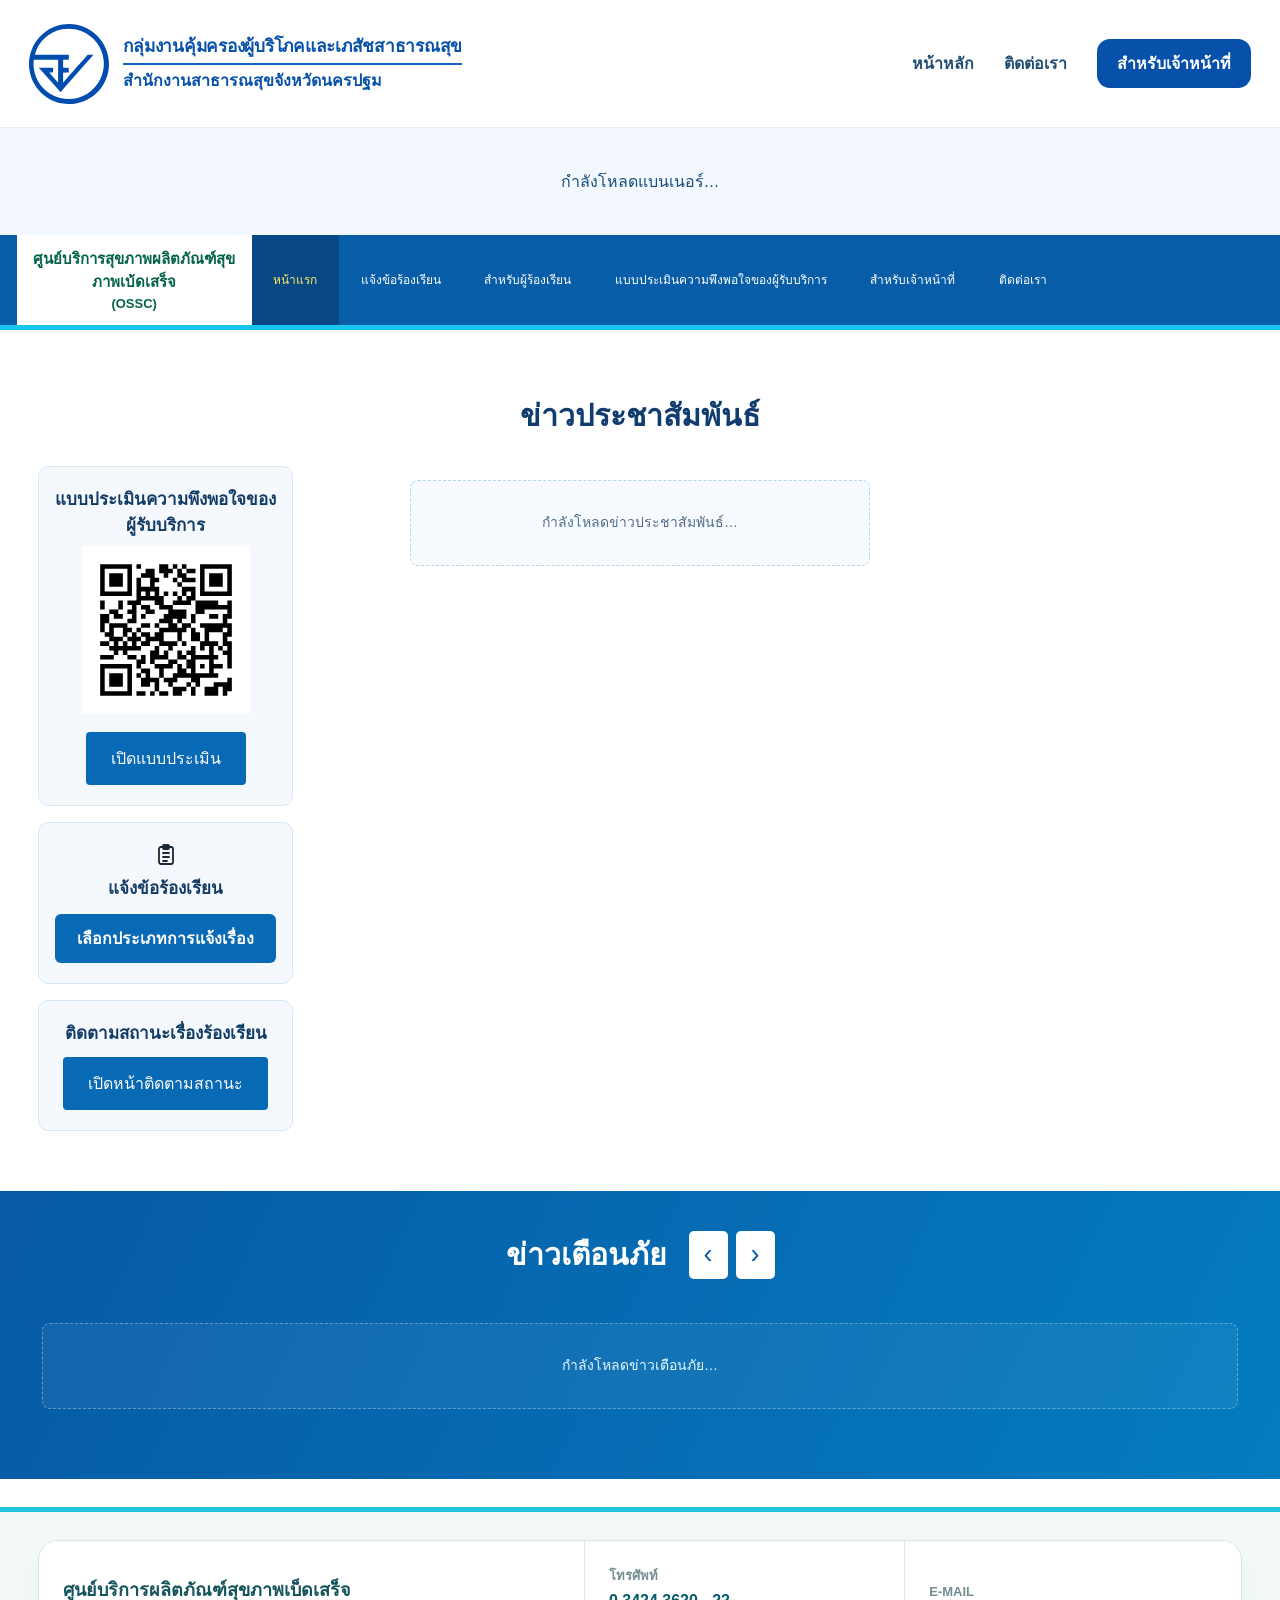
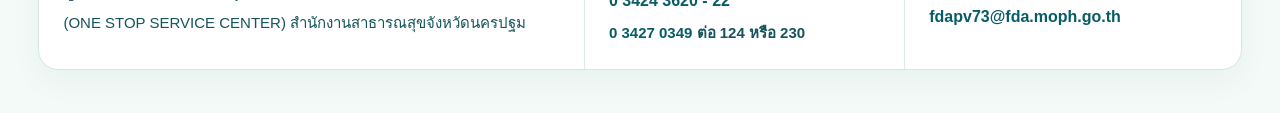
<file: index.html>
<!doctype html>
<html lang="th">
<head>
<meta charset="utf-8">
<meta name="viewport" content="width=device-width,initial-scale=1">
<meta name="referrer" content="no-referrer">
<title>กลุ่มงานคุ้มครองผู้บริโภคและเภสัชสาธารณสุข | สสจ.นครปฐม</title>
<link rel="preconnect" href="https://script.google.com">
<link rel="dns-prefetch" href="https://script.googleusercontent.com">
<link rel="stylesheet" href="styles.css?v=20261113-tracking-card-top">
<script defer src="config.js?v=20261124-idtoken-test">
</script>
<script defer src="vendor/qrcode.js">
</script>
<script defer src="app.js?v=20261126-four-intake">
</script>
<script src="https://accounts.google.com/gsi/client" async defer>
</script>
<style>
/* E-Complaint: selection screen isolated to the existing complaint route. */
.complaint-choice-page{max-width:920px!important;margin:32px auto 48px!important;padding:clamp(16px,2vw,30px)!important;border:1px solid #e0e5eb!important;border-radius:18px!important;box-shadow:none!important}
.complaint-choice-heading{text-align:center;margin-bottom:20px}
.complaint-choice-heading h2{text-align:center!important;font-size:clamp(23px,2vw,30px)!important;color:#092c53!important}
.complaint-choice-heading p{color:#62748a;margin:6px 0 0;font-size:14px}
.complaint-choice-list{display:grid;gap:12px}
.complaint-choice-card{display:flex;align-items:flex-start;gap:13px;border:1px solid #dfe3e9;border-radius:15px;padding:16px;background:#fff;min-width:0}
.complaint-choice-icon{width:43px;height:43px;flex:0 0 43px;display:grid;place-items:center;border-radius:12px;font-size:22px;font-weight:700}
.surveillance-icon{background:#e4f6ef;color:#087b53}.report-icon{background:#fff0f1;color:#d83246}.service-icon{background:#edf4ff;color:#1473d6}
.complaint-choice-content{flex:1;min-width:0}
.complaint-choice-content h3{margin:0 0 5px;font-size:17px;color:#092c53}
.complaint-choice-content p{margin:0 0 13px;font-size:14px;line-height:1.7;color:#35495e}
.complaint-choice-action{display:block;text-align:center;font-size:13px;padding:9px 12px;border-radius:8px;color:#075da8;font-weight:600;text-decoration:none}
.complaint-choice-action:hover,.complaint-choice-action:focus-visible{background:#eaf4ff;text-decoration:underline}
.complaint-choice-pending{display:block;text-align:center;color:#66768a;font-size:13px;background:#f5f7fa;border-radius:8px;padding:9px 12px}
.complaint-back-link{display:inline-block;margin-top:18px;font-size:14px;font-weight:600;color:#075da8}
.complaint-back-link:focus-visible{outline:3px solid #2196f3;outline-offset:4px}
@media(max-width:520px){.complaint-choice-page{margin:20px 0 32px!important}.complaint-choice-card{padding:13px;gap:10px}.complaint-choice-icon{width:36px;height:36px;flex-basis:36px;font-size:19px}.complaint-choice-content h3{font-size:16px}}
</style>
<style>
/* Homepage: isolated complaint entry card styling. */
.complaint-entry-card{text-align:center}
.complaint-entry-card .complaint-entry-icon{display:block;margin:0 auto 9px;color:#1c2731}
.complaint-entry-card #quickComplaintTitle{margin:0 0 12px;font-weight:700;line-height:1.5}
.complaint-entry-card .complaint-entry-button{display:block;width:100%;max-width:260px;box-sizing:border-box;margin:0 auto;border-radius:6px;background:#0869b4;color:#fff;padding:11px 12px;text-align:center;font-weight:600}
.complaint-entry-card .complaint-entry-button:hover{background:#034b8d;color:#fff}
.complaint-entry-card .complaint-entry-button:focus-visible{outline:3px solid #3e9dff;outline-offset:3px}
</style>
<style>
/* Existing selection-card theme: nested complaint choices. */
.complaint-subcard-list{display:grid;grid-template-columns:repeat(2,minmax(0,1fr));gap:12px;margin-top:10px}
.complaint-subcard{display:flex;align-items:center;justify-content:center;min-height:62px;text-align:center;padding:14px 12px;border:1px solid #cfdeed;border-radius:12px;background:#f6faff;color:#075da8;font-weight:600;font-size:14px;line-height:1.5;text-decoration:none}
.complaint-subcard:hover{background:#e6f3ff;border-color:#0869b4;color:#034b8d}
.complaint-subcard:focus-visible{outline:3px solid #2196f3;outline-offset:3px}
@media(max-width:600px){.complaint-subcard-list{grid-template-columns:1fr}}
</style>
<style>
/* Only linked complaint category cards receive interactive focus states. */
a.complaint-choice-link{color:inherit;text-decoration:none;cursor:pointer}
a.complaint-choice-link:hover{border-color:#86bcea;background:#f6fbff}
a.complaint-choice-link:focus-visible{outline:3px solid #2196f3;outline-offset:3px}
</style>
</head>
<body>
<header class="agency-header">
<a class="agency-brand" href="#home">
<img src="assets/fda-logo.svg" alt="ตราสัญลักษณ์สำนักงานคณะกรรมการอาหารและยา" width="80" height="80">
<span>
<strong>กลุ่มงานคุ้มครองผู้บริโภคและเภสัชสาธารณสุข</strong>
<small>สำนักงานสาธารณสุขจังหวัดนครปฐม</small>
</span>
</a>
<div class="agency-header-right">
<nav class="agency-shortcuts" aria-label="เมนูส่วนหัว">
<a href="#home">หน้าหลัก</a>
<a href="#contactSection">ติดต่อเรา</a>
<a class="staff-shortcut" href="staff.html">สำหรับเจ้าหน้าที่</a>
</nav>
<div class="header-account">
<span id="identity">
</span>
<button id="login">เข้าสู่ระบบด้วย Google</button>
<button id="logout" class="hidden">ออกจากระบบ</button>
</div>
</div>
</header>
<div id="home">
</div>
<section id="bannerSection" class="banner-wrap feature-banner" aria-label="แบนเนอร์ประชาสัมพันธ์">
<div id="banners">
</div>
<p id="bannerStatus" role="status">กำลังโหลดแบนเนอร์…</p>
<div class="slide-controls">
<button id="prevBanner" aria-label="แบนเนอร์ก่อนหน้า">‹</button>
<span id="bannerCount">
</span>
<button id="nextBanner" aria-label="แบนเนอร์ถัดไป">›</button>
</div>
</section>
<header class="reference-nav">
<a class="nav-brand ossc-link" href="https://onestopservicecenter.github.io/NakhonPathom/" target="_blank" rel="noopener noreferrer" aria-label="ศูนย์บริการสุขภาพผลิตภัณฑ์สุขภาพเบ้ดเสร็จ (OSSC)">
<strong>ศูนย์บริการสุขภาพผลิตภัณฑ์สุขภาพเบ้ดเสร็จ <small>(OSSC)</small>
</strong>
</a>
<button id="menuToggle" class="menu-toggle" type="button" aria-expanded="false" aria-controls="mainNav">☰ เมนู</button>
<nav id="mainNav" aria-label="เมนูหลัก">
<a href="#home">หน้าแรก</a>
<a href="index.html#complaint" target="_blank" rel="noopener noreferrer">แจ้งข้อร้องเรียน</a>
<a href="#track">สำหรับผู้ร้องเรียน</a>
<a href="https://forms.gle/mLvxgx5db13swgfh6" target="_blank" rel="noopener noreferrer">แบบประเมินความพึงพอใจของผู้รับบริการ</a>
<a href="staff.html">สำหรับเจ้าหน้าที่</a>
<a href="#contactSection">ติดต่อเรา</a>
</nav>
</header>

<main>
<section id="news" class="section news-section">
<div class="section-heading">
<h2>ข่าวประชาสัมพันธ์</h2>
<span class="heading-rule">
</span>
</div>
<div class="news-survey-layout">
  <aside class="public-service-links" aria-label="บริการสำหรับประชาชน">
    <section class="survey-qr-card" aria-labelledby="surveyQrTitle">
      <h3 id="surveyQrTitle">แบบประเมินความพึงพอใจของผู้รับบริการ</h3>
      <div id="surveyQr">
</div>
      <a id="surveyQrLink" class="button" href="https://forms.gle/mLvxgx5db13swgfh6" target="_blank" rel="noopener noreferrer">เปิดแบบประเมิน</a>
    </section>
    <section class="survey-qr-card complaint-entry-card" aria-labelledby="quickComplaintTitle">
      <svg class="complaint-entry-icon" viewBox="0 0 24 24" width="24" height="24" fill="none" stroke="currentColor" stroke-width="1.8" stroke-linecap="round" stroke-linejoin="round" aria-hidden="true" focusable="false">
<rect x="5" y="4" width="14" height="17" rx="2">
</rect>
<rect x="9" y="2" width="6" height="4" rx="1">
</rect>
<path d="M9 10h6M9 14h6M9 18h4">
</path>
</svg>
      <h3 id="quickComplaintTitle">แจ้งข้อร้องเรียน</h3>
      <a class="button complaint-entry-button" href="index.html#complaint" target="_blank" rel="noopener noreferrer">เลือกประเภทการแจ้งเรื่อง</a>
    </section>
    <section class="survey-qr-card" aria-labelledby="quickTrackingTitle">
      <h3 id="quickTrackingTitle">ติดตามสถานะเรื่องร้องเรียน</h3>
      <a class="button" href="#track">เปิดหน้าติดตามสถานะ</a>
    </section>
  </aside>
  <div id="newsCards" class="news-grid">
<p class="empty">กำลังโหลดข่าวประชาสัมพันธ์…</p>
</div>
</div>
<script>
  document.addEventListener('DOMContentLoaded', () => {
    const container = document.getElementById('surveyQr');
    const link = document.getElementById('surveyQrLink');
    if (!container || !link || typeof qrcode !== 'function') return;

    const qr = qrcode(0, 'M');
    qr.addData(link.href);
    qr.make();
    container.innerHTML = qr.createSvgTag({
      cellSize: 4,
      margin: 16,
      scalable: true,
      title: 'สแกนเพื่อเปิดแบบประเมินความพึงพอใจของผู้รับบริการ'
    });
  });
</script>
</section>
</main>
<section id="alerts" class="alerts-section">
<div class="section">
<div class="section-heading">
<h2>ข่าวเตือนภัย</h2>
<span class="heading-rule">
</span>
<div class="alert-controls">
<button id="prevAlert" aria-label="ข่าวเตือนภัยก่อนหน้า">‹</button>
<button id="nextAlert" aria-label="ข่าวเตือนภัยถัดไป">›</button>
</div>
</div>
<div id="alertCards" class="news-grid alert-grid">
<p class="empty">กำลังโหลดข่าวเตือนภัย…</p>
</div>
</div>
</section>
<main class="services-main">
<section id="complaint" class="section panel complaint-choice-page" aria-labelledby="complaintChoiceTitle">
  <div class="complaint-choice-heading">
    <h2 id="complaintChoiceTitle">แจ้งข้อร้องเรียน</h2>
  </div>
  <div class="complaint-choice-list">
    <article class="complaint-choice-card">
      <div class="complaint-choice-icon report-icon" aria-hidden="true">
<svg viewBox="0 0 24 24" width="24" height="24" fill="none" stroke="currentColor" stroke-width="1.9" stroke-linecap="round" stroke-linejoin="round" focusable="false" aria-hidden="true">
<path d="M14 2H6a2 2 0 0 0-2 2v16a2 2 0 0 0 2 2h12a2 2 0 0 0 2-2V8Z"/>
<path d="M14 2v6h6"/>
<path d="M12 11v4"/>
<path d="M12 19h.01"/>
</svg>
</div>
      <div class="complaint-choice-content">
        <h3>1 ร้องเรียน</h3>
        <p>ร้องเรียนผลิตภัณฑ์สุขภาพ/สถานประกอบการ</p>
        <div class="complaint-subcard-list">
          <a class="complaint-subcard" href="index.html#track?intake=reward" target="_blank" rel="noopener noreferrer">ประสงค์ขอรับเงินสินบนนำจับ</a>
          <a class="complaint-subcard" href="index.html#track?intake=no-reward" target="_blank" rel="noopener noreferrer">ไม่ประสงค์ขอรับเงินสินบนนำจับ</a>
        </div>
      </div>
    </article>
    <a class="complaint-choice-card complaint-choice-link" href="index.html#track?intake=inspection" target="_blank" rel="noopener noreferrer">
      <div class="complaint-choice-icon surveillance-icon" aria-hidden="true">
<svg viewBox="0 0 24 24" width="24" height="24" fill="none" stroke="currentColor" stroke-width="1.9" stroke-linecap="round" stroke-linejoin="round" focusable="false" aria-hidden="true">
<path d="M12 22s8-4 8-10V5l-8-3-8 3v7c0 6 8 10 8 10Z"/>
<path d="m9 12 2 2 4-4"/>
</svg>
</div>
      <div class="complaint-choice-content">
        <h3>2 แจ้งตรวจสอบมาตรฐานผลิตภัณฑ์/สถานประกอบการ</h3>
      </div>
    </a>
    <a class="complaint-choice-card complaint-choice-link" href="index.html#track?intake=ossc" target="_blank" rel="noopener noreferrer">
      <div class="complaint-choice-icon service-icon" aria-hidden="true">
<svg viewBox="0 0 24 24" width="24" height="24" fill="none" stroke="currentColor" stroke-width="1.9" stroke-linecap="round" stroke-linejoin="round" focusable="false" aria-hidden="true">
<path d="M3 14v-3a9 9 0 0 1 18 0v3"/>
<path d="M21 16a5 5 0 0 1-5 5h-3"/>
<rect x="2" y="13" width="4" height="6" rx="2"/>
<rect x="18" y="13" width="4" height="6" rx="2"/>
</svg>
</div>
      <div class="complaint-choice-content">
        <h3>3 ร้องเรียนการบริการ OSSC</h3>
      </div>
    </a>
  </div>
  <a class="complaint-back-link" href="#home">← กลับหน้าแรก</a>
</section>
<section id="track" class="tracking-page" hidden>
  <div class="login-gate tracking-login">
    <span class="tracking-login-icon" aria-hidden="true">🔐</span>
    <h2 style="text-align:center">สำหรับผู้ร้องเรียน (ประชาชน)</h2>
    <p>เลือกบัญชี Gmail ที่ใช้ส่งแบบฟอร์มร้องเรียน เพื่อติดตามสถานะคำขอร้องเรียน</p>
    <button type="button" class="login-button">เข้าสู่ระบบ ด้วย Mail</button>
    <div class="tracking-login-agency">สำนักงานสาธารณสุขจังหวัดนครปฐม</div>
  </div>
  <section id="intakeNext" class="panel hidden" aria-live="polite">
    <h2>แบบฟอร์มแจ้งข้อร้องเรียน</h2>
    <p id="intakeSelected">
</p>
    <p class="muted">กรุณาเลือกหมวดที่เกี่ยวข้องก่อนส่งเรื่อง เจ้าหน้าที่จะได้รับเรื่องตามสิทธิ์ที่หน่วยงานกำหนด</p>
    <p>เรื่องร้องเรียนจะถูกส่งตามหัวข้อที่เลือกไว้แล้ว โดยไม่ต้องเลือกหมวดซ้ำ</p>
    <p class="muted">ข้อมูลส่วนบุคคลและไฟล์หลักฐานจะถูกส่งเฉพาะเมื่อประกาศความเป็นส่วนตัวและช่องทางติดต่อของหน่วยงานพร้อมใช้งาน</p>
    <iframe id="intakeFormFrame" title="แบบฟอร์มแจ้งข้อร้องเรียน" style="display:block;width:100%;min-height:1100px;border:0" referrerpolicy="no-referrer">
</iframe>
    <output id="intakeMessage" aria-live="polite">
</output>
  </section>
  <div class="tracking-results hidden">
    <div class="section-heading">
      <h2>ระบบติดตามสถานะคำขอร้องเรียน</h2>
      <button type="button" id="refreshCases" class="hidden">รีเฟรช</button>
    </div>
    <div id="myCases">
</div>
    <output id="trackMessage" aria-live="polite">
</output>
  </div>
</section>
<section id="about" class="section about-section">
<h2>เกี่ยวกับเรา</h2>
<h3>กลุ่มงานคุ้มครองผู้บริโภคและเภสัชสาธารณสุข<br>สำนักงานสาธารณสุขจังหวัดนครปฐม</h3>
<p>ช่องทางข้อมูลข่าวสาร ข่าวเตือนภัย และการรับเรื่องร้องเรียนด้านผลิตภัณฑ์และบริการสุขภาพ พร้อมติดตามความคืบหน้าและเอกสารตอบกลับผ่านบัญชีผู้ร้อง</p>
<a class="button" href="#track">ติดตามสถานะเรื่องร้องเรียน →</a>
</section>
<section id="privacy" class="section">
<h2>การใช้ข้อมูลส่วนบุคคล</h2>
<p>ใช้ข้อมูลบัญชี ชื่อ ข้อมูลติดต่อ รายละเอียด และหลักฐานเพื่อรับเรื่อง ตรวจสอบ ประสานงาน และแจ้งผลแก่ผู้ร้อง เจ้าหน้าที่เข้าถึงข้อมูลตามสิทธิ์ ผู้ร้องดูได้เฉพาะเรื่องของตนเอง</p>
<p id="privacyText" class="muted">ประกาศฉบับสมบูรณ์และช่องทางใช้สิทธิอยู่ระหว่างการตั้งค่า กรุณาติดต่อหน่วยงานก่อนส่งข้อมูลจริง</p>
</section>
</main>
<footer id="contactSection" class="contact-footer">
<div class="contact-card">
<div class="contact-agency">
<strong>ศูนย์บริการผลิตภัณฑ์สุขภาพเบ็ดเสร็จ</strong>
<p>(ONE STOP SERVICE CENTER) สำนักงานสาธารณสุขจังหวัดนครปฐม</p>
</div>
<div class="contact-phones">
<span class="contact-label">โทรศัพท์</span>
<a href="tel:034243620">0 3424 3620 - 22</a>
<p>
<a href="tel:034270349">0 3427 0349</a> ต่อ 124 หรือ 230</p>
</div>
<div class="contact-email">
<span class="contact-label">E-MAIL</span>
<a href="mailto:fdapv73@fda.moph.go.th">fdapv73@fda.moph.go.th</a>
</div>
</div>
<p id="contact" class="contact-extra">
</p>
</footer>
<dialog id="article">
<button class="close-dialog">ปิด</button>
<div id="articleBody">
</div>
</dialog>
<dialog id="caseDialog">
<button class="close-dialog">ปิด</button>
<div id="caseBody">
</div>
</dialog>
<div id="toast" role="status" aria-live="polite">
</div>
<iframe id="bridge" title="ช่องทางเชื่อมต่อบริการ" class="service-frame" referrerpolicy="no-referrer">
</iframe>
</body>
</html>
</file>
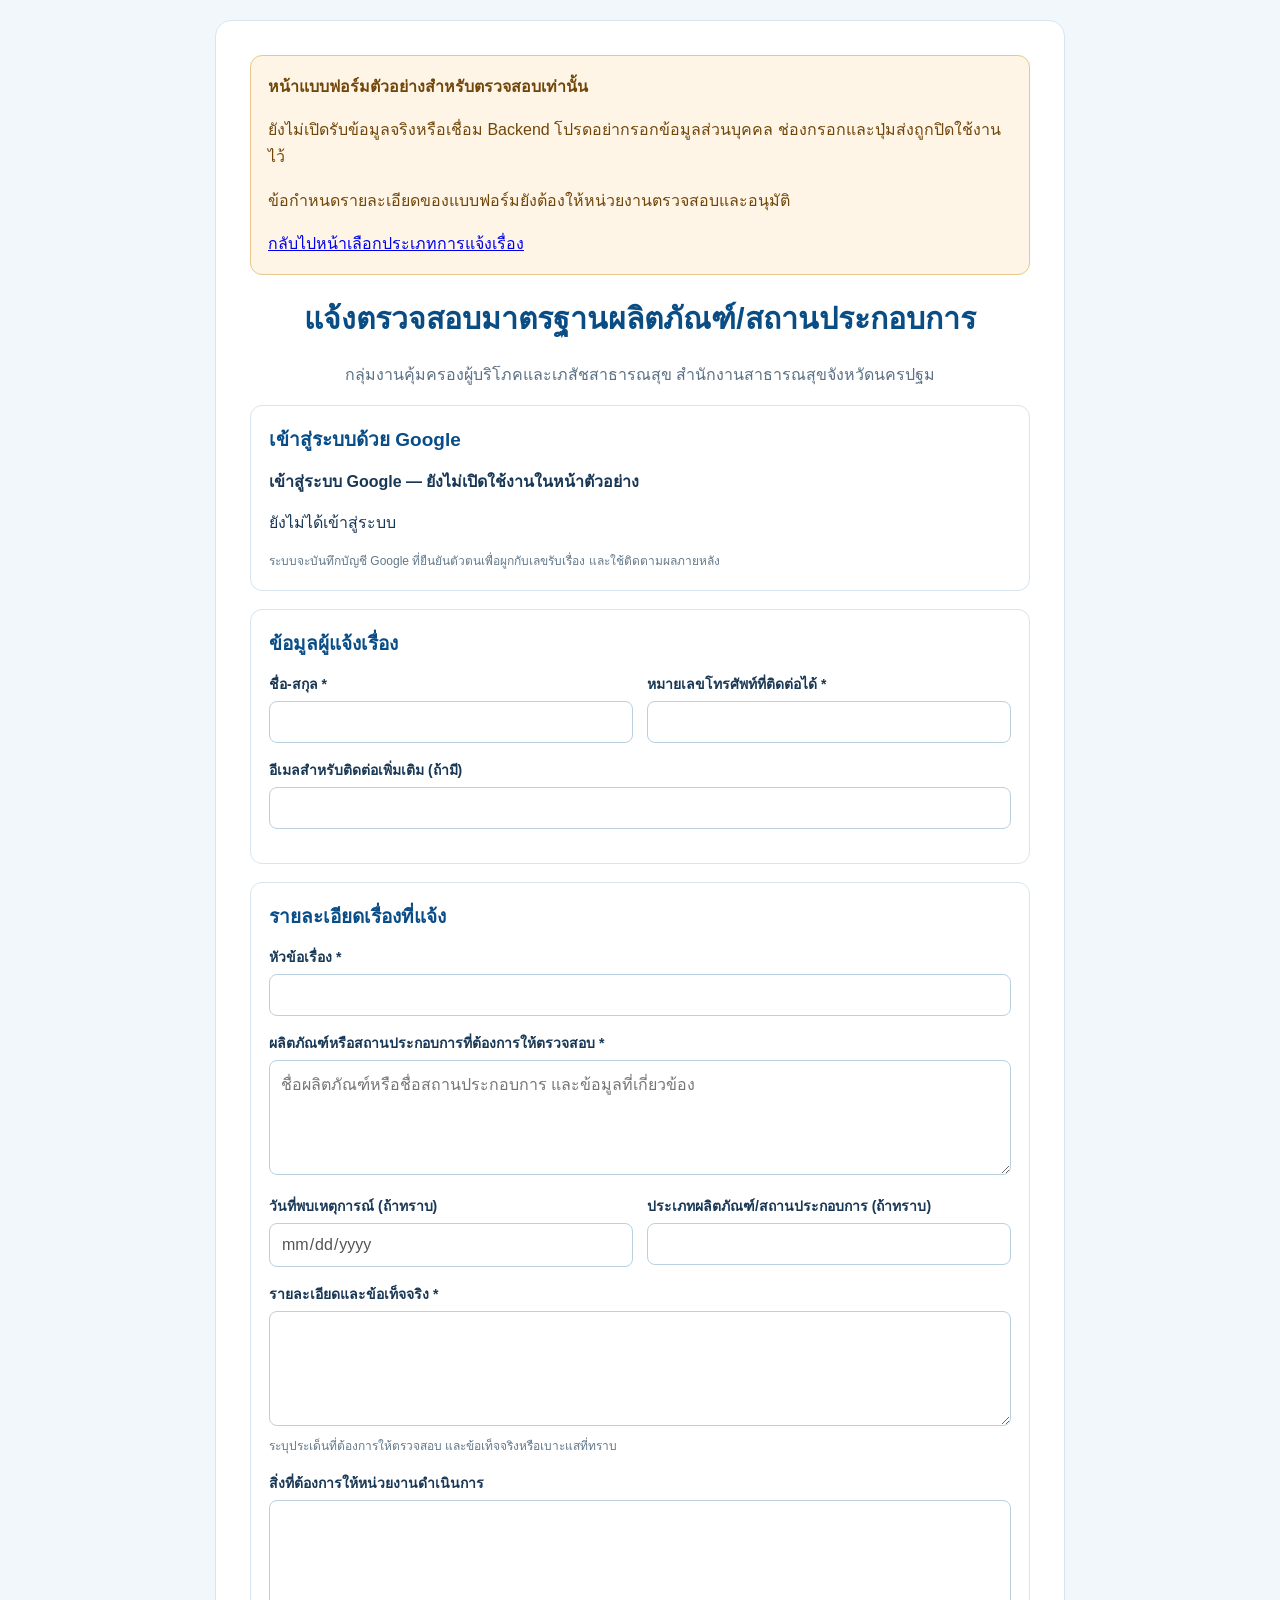
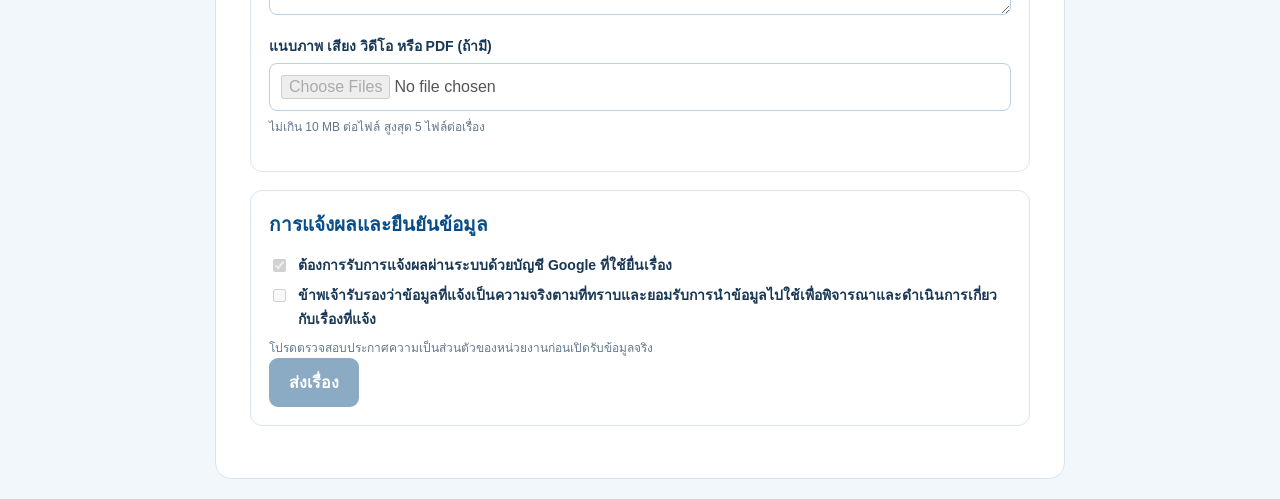
<file: complaint-inspection.html>
<!doctype html>
<html lang="th"><head><meta charset="utf-8"><meta name="viewport" content="width=device-width,initial-scale=1">

<title>แจ้งตรวจสอบมาตรฐานผลิตภัณฑ์/สถานประกอบการ | E-Complaint</title><style>
*{box-sizing:border-box}body{margin:0;background:#f2f7fc;color:#183755;font-family:Tahoma,"Noto Sans Thai",sans-serif}
main{max-width:850px;margin:20px auto;padding:clamp(18px,4vw,34px);background:white;border:1px solid #d8e5f1;border-radius:16px}
header{text-align:center}h1{font-size:clamp(23px,3vw,30px);color:#0a4d85}header p{color:#5a7085}h2{font-size:19px;color:#084d87;margin:0 0 15px}
section{border:1px solid #d6e5f0;border-radius:12px;padding:18px;margin:18px 0}label{display:block;font-weight:700;font-size:14px;margin-bottom:6px}
input:not([type=checkbox]):not([type=radio]),textarea{width:100%;font:inherit;border:1px solid #b9d0e1;border-radius:8px;padding:11px;background:white}
textarea{min-height:115px;resize:vertical}.grid{display:grid;grid-template-columns:1fr 1fr;gap:14px}.field{margin-bottom:16px}
small{display:block;font-size:12px;color:#62788a;line-height:1.7;margin-top:6px}button{border:0;border-radius:9px;background:#0a70b7;color:white;font:inherit;font-weight:700;padding:12px 20px;cursor:pointer}button:disabled{background:#8baac3}
.choice{display:flex;align-items:start;gap:9px;line-height:1.7}.choice input{margin-top:5px}.message{padding:14px;border:1px solid #c5dff2;background:#edf7ff;border-radius:9px;line-height:1.7;margin-top:16px}
.error{background:#fff0f2;color:#8f2140;border-color:#eebdcb}.success{background:#ecf8f0;color:#1c6439;border-color:#a6dbb6}
[hidden]{display:none!important}@media(max-width:560px){.grid{grid-template-columns:1fr}body{font-size:14px}main{border-radius:0;margin:0;padding:15px}}
</style></head><body>
<main><aside style="padding:17px;border-radius:12px;border:1px solid #e7c78d;background:#fff5e7;color:#714609;line-height:1.7"><strong>หน้าแบบฟอร์มตัวอย่างสำหรับตรวจสอบเท่านั้น</strong><p>ยังไม่เปิดรับข้อมูลจริงหรือเชื่อม Backend โปรดอย่ากรอกข้อมูลส่วนบุคคล ช่องกรอกและปุ่มส่งถูกปิดใช้งานไว้</p><p>ข้อกำหนดรายละเอียดของแบบฟอร์มยังต้องให้หน่วยงานตรวจสอบและอนุมัติ</p><a href="index.html#complaint">กลับไปหน้าเลือกประเภทการแจ้งเรื่อง</a></aside><header><h1>แจ้งตรวจสอบมาตรฐานผลิตภัณฑ์/สถานประกอบการ</h1><p>กลุ่มงานคุ้มครองผู้บริโภคและเภสัชสาธารณสุข สำนักงานสาธารณสุขจังหวัดนครปฐม</p></header>
<section><h2>เข้าสู่ระบบด้วย Google</h2><div id="googleButton"><strong>เข้าสู่ระบบ Google — ยังไม่เปิดใช้งานในหน้าตัวอย่าง</strong></div><p id="identity">ยังไม่ได้เข้าสู่ระบบ</p>
<small>ระบบจะบันทึกบัญชี Google ที่ยืนยันตัวตนเพื่อผูกกับเลขรับเรื่อง และใช้ติดตามผลภายหลัง</small></section>
<form id="requestForm" hidden>
<section><h2>ข้อมูลผู้แจ้งเรื่อง</h2>
<div class="grid"><div class="field"><label for="name">ชื่อ-สกุล *</label><input id="name" required maxlength="150" autocomplete="name"></div>
<div class="field"><label for="phone">หมายเลขโทรศัพท์ที่ติดต่อได้ *</label><input id="phone" required maxlength="30" type="tel" autocomplete="tel"></div></div>
<div class="field"><label for="altEmail">อีเมลสำหรับติดต่อเพิ่มเติม (ถ้ามี)</label><input id="altEmail" type="email" maxlength="255"></div>
</section>
<section><h2>รายละเอียดเรื่องที่แจ้ง</h2>
<div class="field"><label for="subject">หัวข้อเรื่อง *</label><input id="subject" required maxlength="200"></div>
<div class="field"><label for="place">ผลิตภัณฑ์หรือสถานประกอบการที่ต้องการให้ตรวจสอบ *</label><textarea id="place" required maxlength="500" placeholder="ชื่อผลิตภัณฑ์หรือชื่อสถานประกอบการ และข้อมูลที่เกี่ยวข้อง"></textarea></div>
<div class="grid"><div class="field"><label for="eventDate">วันที่พบเหตุการณ์ (ถ้าทราบ)</label><input id="eventDate" type="date"></div>
<div class="field"><label for="categoryDetail">ประเภทผลิตภัณฑ์/สถานประกอบการ (ถ้าทราบ)</label><input id="categoryDetail" maxlength="200"></div></div>
<div class="field"><label for="details">รายละเอียดและข้อเท็จจริง *</label><textarea id="details" required maxlength="8000"></textarea><small>ระบุประเด็นที่ต้องการให้ตรวจสอบ และข้อเท็จจริงหรือเบาะแสที่ทราบ</small></div>
<div class="field"><label for="desiredAction">สิ่งที่ต้องการให้หน่วยงานดำเนินการ</label><textarea id="desiredAction" maxlength="3000"></textarea></div>
<div class="field"><label for="evidence">แนบภาพ เสียง วิดีโอ หรือ PDF (ถ้ามี)</label><input id="evidence" type="file" multiple accept="image/jpeg,image/png,image/webp,audio/mpeg,audio/wav,audio/ogg,video/mp4,application/pdf"><small>ไม่เกิน 10 MB ต่อไฟล์ สูงสุด 5 ไฟล์ต่อเรื่อง</small></div>
</section>
<section><h2>การแจ้งผลและยืนยันข้อมูล</h2>
<label class="choice"><input type="checkbox" id="wantsReply" checked> ต้องการรับการแจ้งผลผ่านระบบด้วยบัญชี Google ที่ใช้ยื่นเรื่อง</label>
<label class="choice"><input type="checkbox" id="confirm" required> ข้าพเจ้ารับรองว่าข้อมูลที่แจ้งเป็นความจริงตามที่ทราบและยอมรับการนำข้อมูลไปใช้เพื่อพิจารณาและดำเนินการเกี่ยวกับเรื่องที่แจ้ง</label>
<small>โปรดตรวจสอบประกาศความเป็นส่วนตัวของหน่วยงานก่อนเปิดรับข้อมูลจริง</small>
<button id="send" type="submit">ส่งเรื่อง</button></section></form>
<div id="message" role="status" aria-live="polite" class="message" hidden></div>
</main><script>
document.addEventListener("DOMContentLoaded",function(){
 const form=document.getElementById("requestForm");
 form.hidden=false;
 for(const element of form.querySelectorAll("input,textarea,select,button"))element.disabled=true;
 form.addEventListener("submit",event=>event.preventDefault());
});
</script></body></html>
</file>
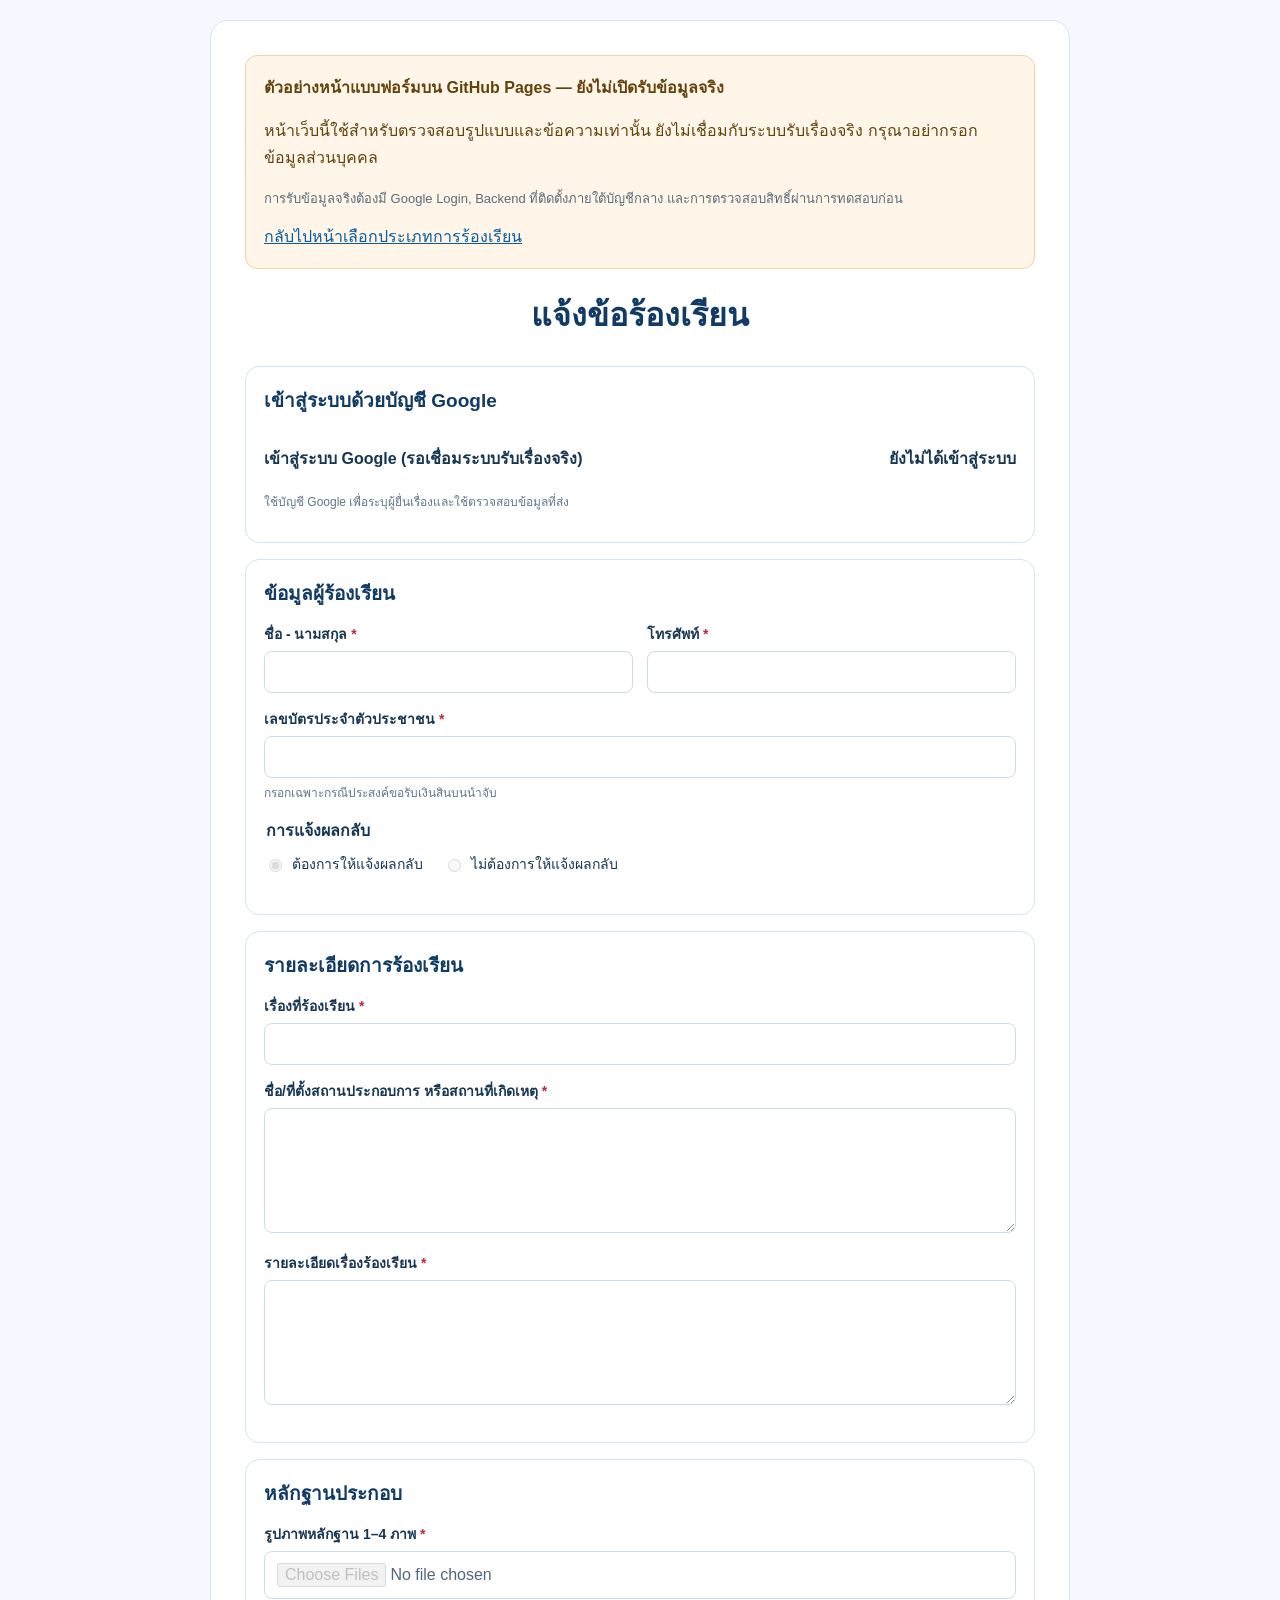
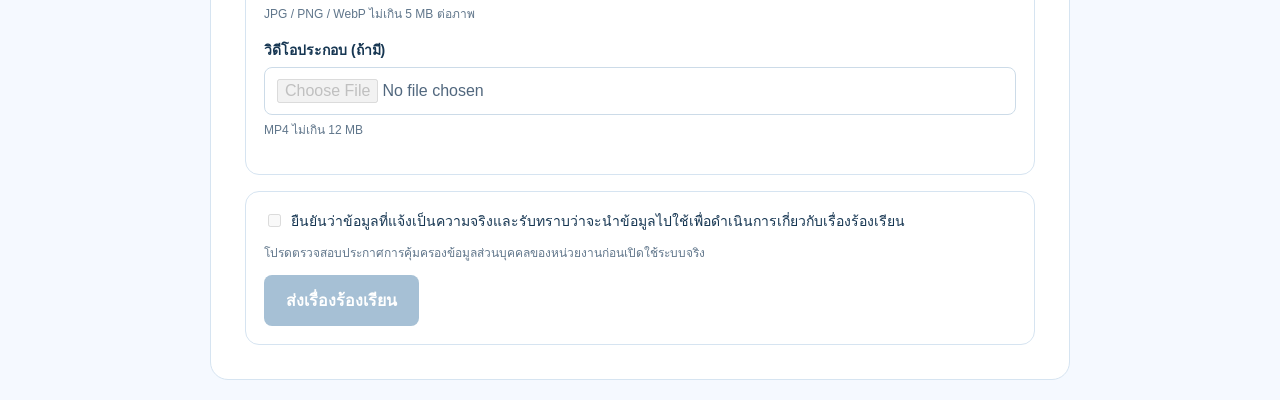
<file: complaint-no-reward.html>
<!doctype html>
<html lang="th"><head><meta charset="utf-8"><meta name="viewport" content="width=device-width,initial-scale=1">
<script defer src="complaint-public-config.js"></script>
<style>
:root{--blue:#0869b4;--ink:#113a65;--border:#d6e4f1}*{box-sizing:border-box}
body{font-family:Tahoma,"Noto Sans Thai",sans-serif;background:#f5f9ff;color:#163652;margin:0;padding:20px}
main{max-width:860px;margin:0 auto;background:#fff;border:1px solid var(--border);border-radius:18px;padding:clamp(18px,4vw,34px)}
h1{font-size:clamp(24px,3vw,32px);text-align:center;color:var(--ink);margin:0 0 6px}
h2{font-size:19px;color:var(--ink);margin:0 0 15px}
.subtitle{text-align:center;color:#52687f;margin:0 0 26px}
section{border:1px solid var(--border);border-radius:14px;padding:18px;margin-top:16px}
label{display:block;font-weight:600;font-size:14px;margin-bottom:6px}
input,textarea,select{width:100%;border:1px solid #bcd0e1;border-radius:8px;padding:11px 12px;font:inherit;color:#173553;background:#fff}
textarea{min-height:125px;resize:vertical}input:focus,textarea:focus{outline:2px solid #78baf6;outline-offset:1px}
.grid{display:grid;grid-template-columns:repeat(2,minmax(0,1fr));gap:14px}
.field{margin-bottom:15px}.required{color:#bc2941}
.help{font-size:12px;color:#60768b;line-height:1.6;margin-top:6px}
button{font:inherit;background:var(--blue);border:0;color:white;border-radius:8px;padding:13px 22px;cursor:pointer;font-weight:700}
button:hover{background:#064983}button:disabled{background:#89acc7;cursor:wait}
.alert{padding:14px;border-radius:8px;background:#f0f5fa;border:1px solid #d1e3f2;margin-top:16px;line-height:1.7}
.error{background:#fff2f3;border-color:#f3c3cd;color:#9d2037}.success{background:#e9f7ef;border-color:#b4e2c5;color:#18623c}
.identity{display:flex;align-items:center;justify-content:space-between;gap:12px;flex-wrap:wrap}
ul{margin:5px 0 0;padding-left:22px}strong{font-weight:700}fieldset{border:0;padding:0;margin:0 0 15px}legend{font-weight:700;margin-bottom:10px}
.choice{display:inline-flex;align-items:center;gap:7px;margin-right:20px;font-weight:400}.choice input{width:auto}
#result[hidden],#formBody[hidden],#rewardDocs[hidden]{display:none}
@media(max-width:560px){.grid{grid-template-columns:1fr}body{padding:8px}main{padding:15px}section{padding:14px}}
</style><title>ไม่ประสงค์ขอรับเงินสินบนนำจับ | E-Complaint นครปฐม</title><style>
#publicPreview{background:#fff5e8;color:#64420b;border:1px solid #f5d3a2;border-radius:12px;padding:18px;margin:0 0 20px;line-height:1.7}
#publicPreview a{color:#095c99;text-decoration:underline}#openRealForm{display:inline-block;background:#075fa4;color:white!important;text-decoration:none!important;border-radius:8px;padding:10px 16px;margin-top:12px;font-weight:bold}#openRealForm[hidden]{display:none}
#previewFormNote{font-size:13px;color:#5a6c7b}button:disabled,input:disabled,textarea:disabled{cursor:not-allowed;opacity:.75}
</style></head><body>
<main><aside id="publicPreview" role="status"><strong>ตัวอย่างหน้าแบบฟอร์มบน GitHub Pages — ยังไม่เปิดรับข้อมูลจริง</strong><p id="notLive">หน้าเว็บนี้ใช้สำหรับตรวจสอบรูปแบบและข้อความเท่านั้น ยังไม่เชื่อมกับระบบรับเรื่องจริง กรุณาอย่ากรอกข้อมูลส่วนบุคคล</p><a id="openRealForm" hidden target="_blank" rel="noopener noreferrer">เปิดแบบฟอร์มรับเรื่องจริง</a><p id="previewFormNote">การรับข้อมูลจริงต้องมี Google Login, Backend ที่ติดตั้งภายใต้บัญชีกลาง และการตรวจสอบสิทธิ์ผ่านการทดสอบก่อน</p><a href="index.html#complaint">กลับไปหน้าเลือกประเภทการร้องเรียน</a></aside>
<h1>แจ้งข้อร้องเรียน</h1>
<p id="subtitle" class="subtitle"></p>
<section aria-label="ยืนยันตัวตนด้วย Google">
  <h2>เข้าสู่ระบบด้วยบัญชี Google</h2>
  <div class="identity"><div id="googleButton"><p><strong>เข้าสู่ระบบ Google (รอเชื่อมระบบรับเรื่องจริง)</strong></p></div><strong id="identityText">ยังไม่ได้เข้าสู่ระบบ</strong></div>
  <p class="help">ใช้บัญชี Google เพื่อระบุผู้ยื่นเรื่องและใช้ตรวจสอบข้อมูลที่ส่ง</p>
</section>
<form id="complaintForm" novalidate>
<div id="formBody">
<section>
  <h2>ข้อมูลผู้ร้องเรียน</h2>
  <div class="grid">
    <div class="field"><label for="name">ชื่อ - นามสกุล <span class="required">*</span></label><input id="name" maxlength="150" required autocomplete="name"></div>
    <div class="field"><label for="phone">โทรศัพท์ <span class="required">*</span></label><input id="phone" type="tel" maxlength="30" required autocomplete="tel"></div>
  </div>
  <div class="field" id="nationalIdField"><label for="nationalId">เลขบัตรประจำตัวประชาชน <span class="required">*</span></label><input id="nationalId" inputmode="numeric" pattern="[0-9]{13}" maxlength="13" autocomplete="off"><div class="help">กรอกเฉพาะกรณีประสงค์ขอรับเงินสินบนนำจับ</div></div>
  <fieldset><legend>การแจ้งผลกลับ</legend><label class="choice"><input type="radio" name="wantsReply" value="yes" checked> ต้องการให้แจ้งผลกลับ</label><label class="choice"><input type="radio" name="wantsReply" value="no"> ไม่ต้องการให้แจ้งผลกลับ</label></fieldset>
</section>
<section>
  <h2>รายละเอียดการร้องเรียน</h2>
  <div class="field"><label for="subject">เรื่องที่ร้องเรียน <span class="required">*</span></label><input id="subject" required maxlength="200"></div>
  <div class="field"><label for="place">ชื่อ/ที่ตั้งสถานประกอบการ หรือสถานที่เกิดเหตุ <span class="required">*</span></label><textarea id="place" required maxlength="500"></textarea></div>
  <div class="field"><label for="details">รายละเอียดเรื่องร้องเรียน <span class="required">*</span></label><textarea id="details" required maxlength="8000"></textarea></div>
</section>
<section>
  <h2>หลักฐานประกอบ</h2>
  <div class="field"><label for="images">รูปภาพหลักฐาน 1–4 ภาพ <span class="required">*</span></label><input id="images" type="file" multiple required accept="image/jpeg,image/png,image/webp"><div class="help">JPG / PNG / WebP ไม่เกิน 5 MB ต่อภาพ</div></div>
  <div class="field"><label for="video">วิดีโอประกอบ (ถ้ามี)</label><input id="video" type="file" accept="video/mp4"><div class="help">MP4 ไม่เกิน 12 MB</div></div>
  <div id="rewardDocs" hidden>
    <h2>เอกสารสำหรับขอรับเงินสินบนนำจับ</h2>
    <div class="field"><label for="NJ1">แบบ น.จ.1 (PDF) <span class="required">*</span></label><input id="NJ1" type="file" accept="application/pdf"></div>
    <div class="field"><label for="BANK_REQUEST">แบบคำขอรับเงินผ่านธนาคาร (PDF) <span class="required">*</span></label><input id="BANK_REQUEST" type="file" accept="application/pdf"></div>
    <div class="field"><label for="ID_COPY">สำเนาบัตรประชาชน (PDF) <span class="required">*</span></label><input id="ID_COPY" type="file" accept="application/pdf"></div>
    <div class="field"><label for="BOOKBANK_COPY">สำเนา Bookbank (PDF) <span class="required">*</span></label><input id="BOOKBANK_COPY" type="file" accept="application/pdf"></div>
    <p class="help">เอกสาร PDF ไม่เกิน 10 MB ต่อไฟล์</p>
  </div>
</section>
<section>
  <label class="choice"><input id="consent" type="checkbox" required> ยืนยันว่าข้อมูลที่แจ้งเป็นความจริงและรับทราบว่าจะนำข้อมูลไปใช้เพื่อดำเนินการเกี่ยวกับเรื่องร้องเรียน</label>
  <p class="help">โปรดตรวจสอบประกาศการคุ้มครองข้อมูลส่วนบุคคลของหน่วยงานก่อนเปิดใช้ระบบจริง</p>
  <button id="send" type="submit">ส่งเรื่องร้องเรียน</button>
</section>
</div>
</form>
<div id="result" class="alert" role="status" aria-live="polite" hidden></div>
</main>
<script>
(function(){
  "use strict";
  const form=document.querySelector("form");
  const all=document.querySelectorAll("input, textarea, select, button");
  all.forEach(e=>{e.disabled=true;});
  const url=window.ECOMPLAINT_INTAKE_WEBAPP_URL;
  const link=document.getElementById("openRealForm");
  try{
    const parsed=new URL(url);
    if(parsed.protocol==="https:" && parsed.hostname==="script.google.com" && parsed.pathname.startsWith("/macros/s/") && parsed.pathname.endsWith("/exec") && parsed.pathname.split("/").length===5){
      parsed.searchParams.set("intent","no-reward");
      link.href=parsed.href;
      link.hidden=false;
      document.getElementById("notLive").textContent="หน้า GitHub นี้เป็นตัวอย่างสำหรับตรวจสอบแบบฟอร์ม การยื่นเรื่องจริงจะเปิด Google Apps Script ที่ผ่านการตั้งค่าแล้วในหน้าต่างใหม่";
    }
  }catch(_){}
  if(form)form.addEventListener("submit",e=>e.preventDefault());
})();
</script></body></html>
</file>
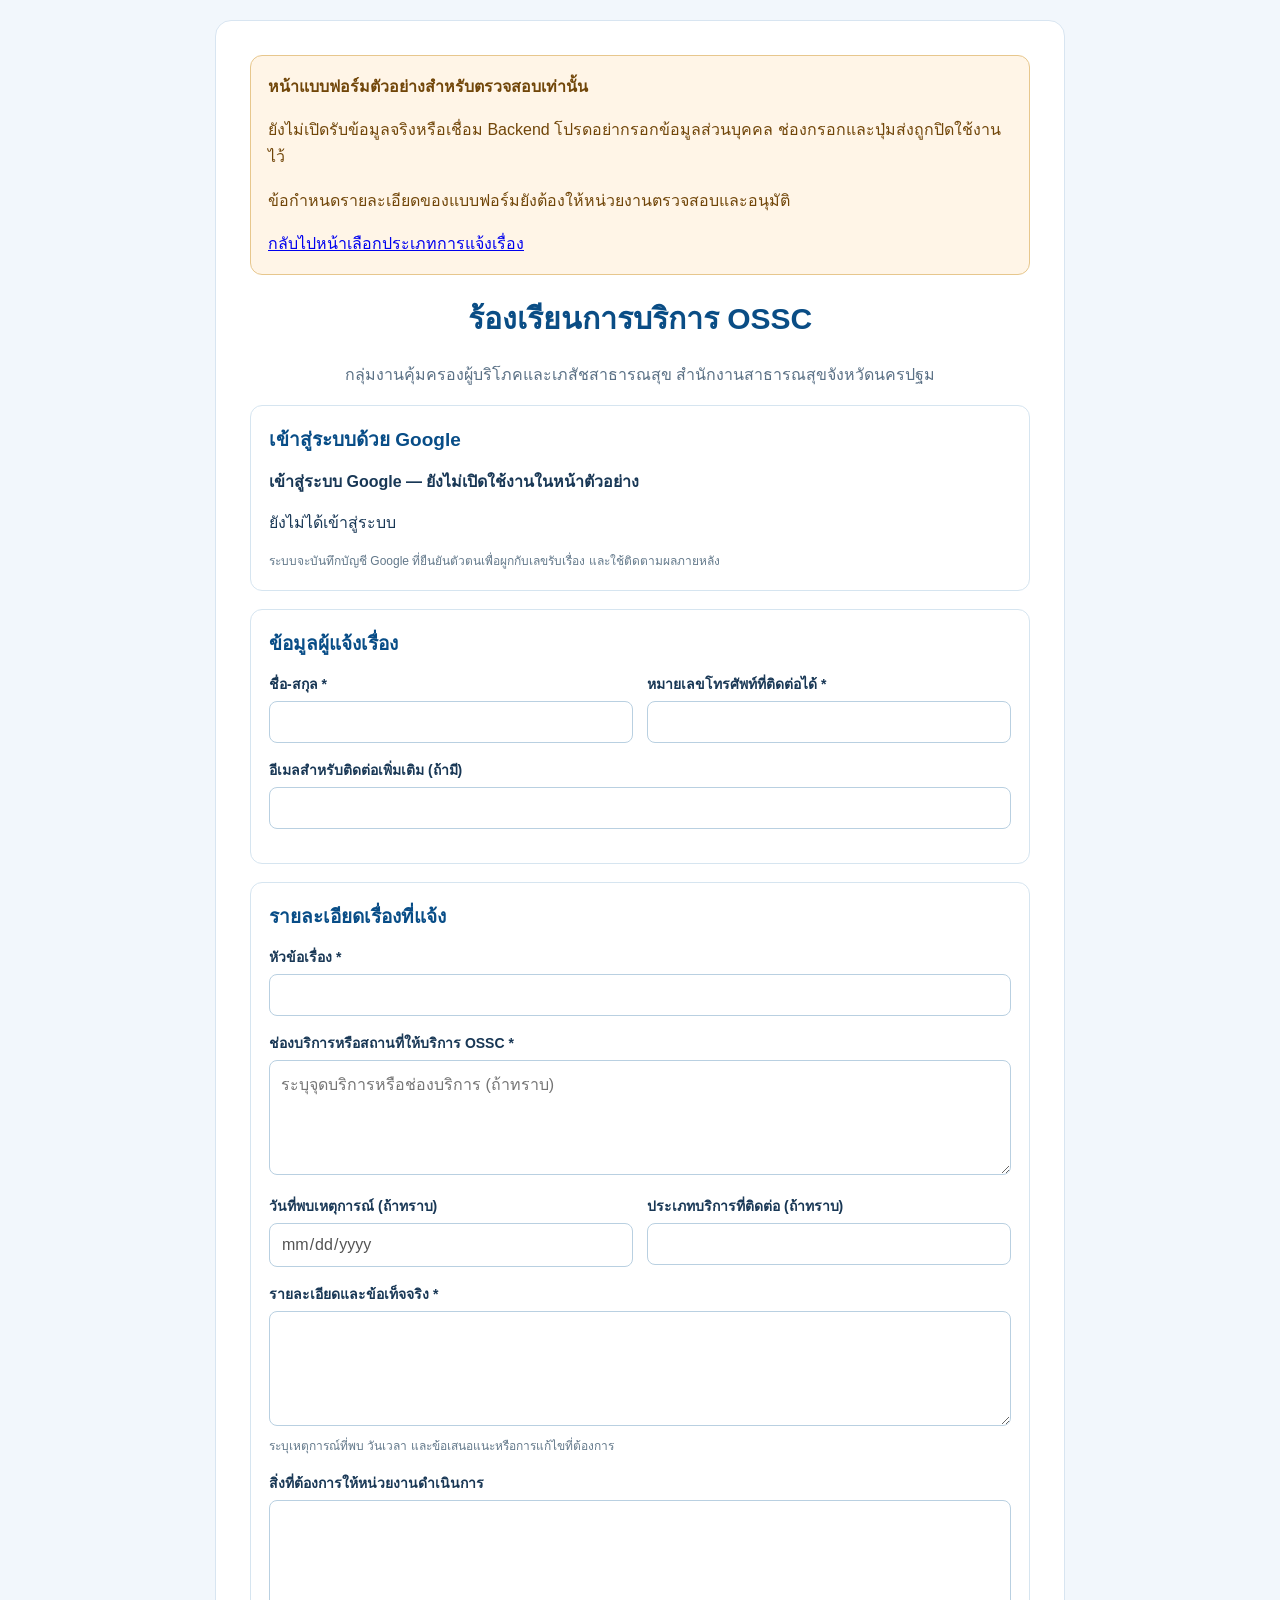
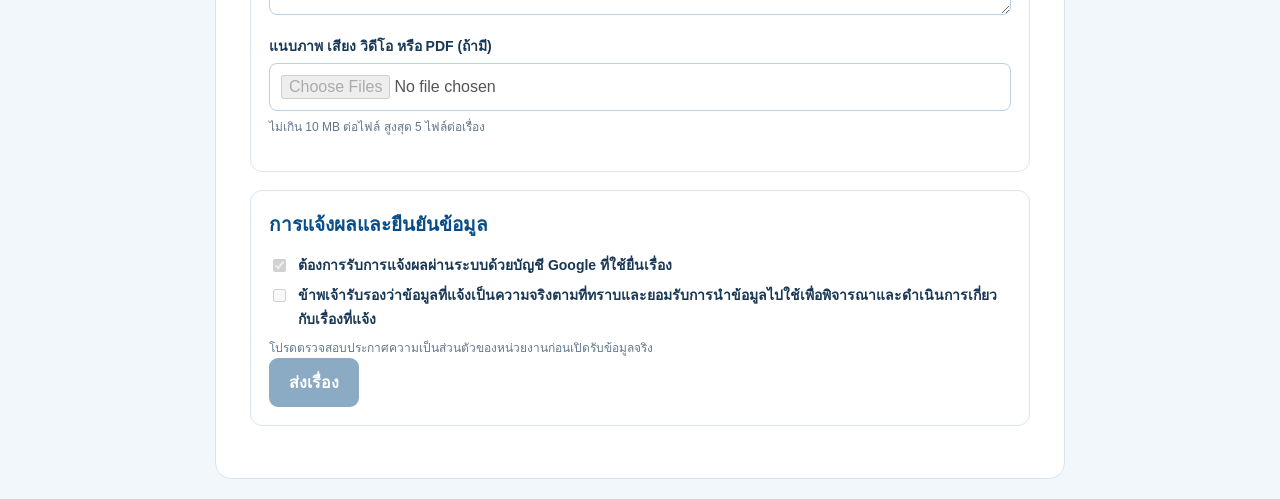
<file: complaint-ossc.html>
<!doctype html>
<html lang="th"><head><meta charset="utf-8"><meta name="viewport" content="width=device-width,initial-scale=1">

<title>ร้องเรียนการบริการ OSSC | E-Complaint</title><style>
*{box-sizing:border-box}body{margin:0;background:#f2f7fc;color:#183755;font-family:Tahoma,"Noto Sans Thai",sans-serif}
main{max-width:850px;margin:20px auto;padding:clamp(18px,4vw,34px);background:white;border:1px solid #d8e5f1;border-radius:16px}
header{text-align:center}h1{font-size:clamp(23px,3vw,30px);color:#0a4d85}header p{color:#5a7085}h2{font-size:19px;color:#084d87;margin:0 0 15px}
section{border:1px solid #d6e5f0;border-radius:12px;padding:18px;margin:18px 0}label{display:block;font-weight:700;font-size:14px;margin-bottom:6px}
input:not([type=checkbox]):not([type=radio]),textarea{width:100%;font:inherit;border:1px solid #b9d0e1;border-radius:8px;padding:11px;background:white}
textarea{min-height:115px;resize:vertical}.grid{display:grid;grid-template-columns:1fr 1fr;gap:14px}.field{margin-bottom:16px}
small{display:block;font-size:12px;color:#62788a;line-height:1.7;margin-top:6px}button{border:0;border-radius:9px;background:#0a70b7;color:white;font:inherit;font-weight:700;padding:12px 20px;cursor:pointer}button:disabled{background:#8baac3}
.choice{display:flex;align-items:start;gap:9px;line-height:1.7}.choice input{margin-top:5px}.message{padding:14px;border:1px solid #c5dff2;background:#edf7ff;border-radius:9px;line-height:1.7;margin-top:16px}
.error{background:#fff0f2;color:#8f2140;border-color:#eebdcb}.success{background:#ecf8f0;color:#1c6439;border-color:#a6dbb6}
[hidden]{display:none!important}@media(max-width:560px){.grid{grid-template-columns:1fr}body{font-size:14px}main{border-radius:0;margin:0;padding:15px}}
</style></head><body>
<main><aside style="padding:17px;border-radius:12px;border:1px solid #e7c78d;background:#fff5e7;color:#714609;line-height:1.7"><strong>หน้าแบบฟอร์มตัวอย่างสำหรับตรวจสอบเท่านั้น</strong><p>ยังไม่เปิดรับข้อมูลจริงหรือเชื่อม Backend โปรดอย่ากรอกข้อมูลส่วนบุคคล ช่องกรอกและปุ่มส่งถูกปิดใช้งานไว้</p><p>ข้อกำหนดรายละเอียดของแบบฟอร์มยังต้องให้หน่วยงานตรวจสอบและอนุมัติ</p><a href="index.html#complaint">กลับไปหน้าเลือกประเภทการแจ้งเรื่อง</a></aside><header><h1>ร้องเรียนการบริการ OSSC</h1><p>กลุ่มงานคุ้มครองผู้บริโภคและเภสัชสาธารณสุข สำนักงานสาธารณสุขจังหวัดนครปฐม</p></header>
<section><h2>เข้าสู่ระบบด้วย Google</h2><div id="googleButton"><strong>เข้าสู่ระบบ Google — ยังไม่เปิดใช้งานในหน้าตัวอย่าง</strong></div><p id="identity">ยังไม่ได้เข้าสู่ระบบ</p>
<small>ระบบจะบันทึกบัญชี Google ที่ยืนยันตัวตนเพื่อผูกกับเลขรับเรื่อง และใช้ติดตามผลภายหลัง</small></section>
<form id="requestForm" hidden>
<section><h2>ข้อมูลผู้แจ้งเรื่อง</h2>
<div class="grid"><div class="field"><label for="name">ชื่อ-สกุล *</label><input id="name" required maxlength="150" autocomplete="name"></div>
<div class="field"><label for="phone">หมายเลขโทรศัพท์ที่ติดต่อได้ *</label><input id="phone" required maxlength="30" type="tel" autocomplete="tel"></div></div>
<div class="field"><label for="altEmail">อีเมลสำหรับติดต่อเพิ่มเติม (ถ้ามี)</label><input id="altEmail" type="email" maxlength="255"></div>
</section>
<section><h2>รายละเอียดเรื่องที่แจ้ง</h2>
<div class="field"><label for="subject">หัวข้อเรื่อง *</label><input id="subject" required maxlength="200"></div>
<div class="field"><label for="place">ช่องบริการหรือสถานที่ให้บริการ OSSC *</label><textarea id="place" required maxlength="500" placeholder="ระบุจุดบริการหรือช่องบริการ (ถ้าทราบ)"></textarea></div>
<div class="grid"><div class="field"><label for="eventDate">วันที่พบเหตุการณ์ (ถ้าทราบ)</label><input id="eventDate" type="date"></div>
<div class="field"><label for="categoryDetail">ประเภทบริการที่ติดต่อ (ถ้าทราบ)</label><input id="categoryDetail" maxlength="200"></div></div>
<div class="field"><label for="details">รายละเอียดและข้อเท็จจริง *</label><textarea id="details" required maxlength="8000"></textarea><small>ระบุเหตุการณ์ที่พบ วันเวลา และข้อเสนอแนะหรือการแก้ไขที่ต้องการ</small></div>
<div class="field"><label for="desiredAction">สิ่งที่ต้องการให้หน่วยงานดำเนินการ</label><textarea id="desiredAction" maxlength="3000"></textarea></div>
<div class="field"><label for="evidence">แนบภาพ เสียง วิดีโอ หรือ PDF (ถ้ามี)</label><input id="evidence" type="file" multiple accept="image/jpeg,image/png,image/webp,audio/mpeg,audio/wav,audio/ogg,video/mp4,application/pdf"><small>ไม่เกิน 10 MB ต่อไฟล์ สูงสุด 5 ไฟล์ต่อเรื่อง</small></div>
</section>
<section><h2>การแจ้งผลและยืนยันข้อมูล</h2>
<label class="choice"><input type="checkbox" id="wantsReply" checked> ต้องการรับการแจ้งผลผ่านระบบด้วยบัญชี Google ที่ใช้ยื่นเรื่อง</label>
<label class="choice"><input type="checkbox" id="confirm" required> ข้าพเจ้ารับรองว่าข้อมูลที่แจ้งเป็นความจริงตามที่ทราบและยอมรับการนำข้อมูลไปใช้เพื่อพิจารณาและดำเนินการเกี่ยวกับเรื่องที่แจ้ง</label>
<small>โปรดตรวจสอบประกาศความเป็นส่วนตัวของหน่วยงานก่อนเปิดรับข้อมูลจริง</small>
<button id="send" type="submit">ส่งเรื่อง</button></section></form>
<div id="message" role="status" aria-live="polite" class="message" hidden></div>
</main><script>
document.addEventListener("DOMContentLoaded",function(){
 const form=document.getElementById("requestForm");
 form.hidden=false;
 for(const element of form.querySelectorAll("input,textarea,select,button"))element.disabled=true;
 form.addEventListener("submit",event=>event.preventDefault());
});
</script></body></html>
</file>
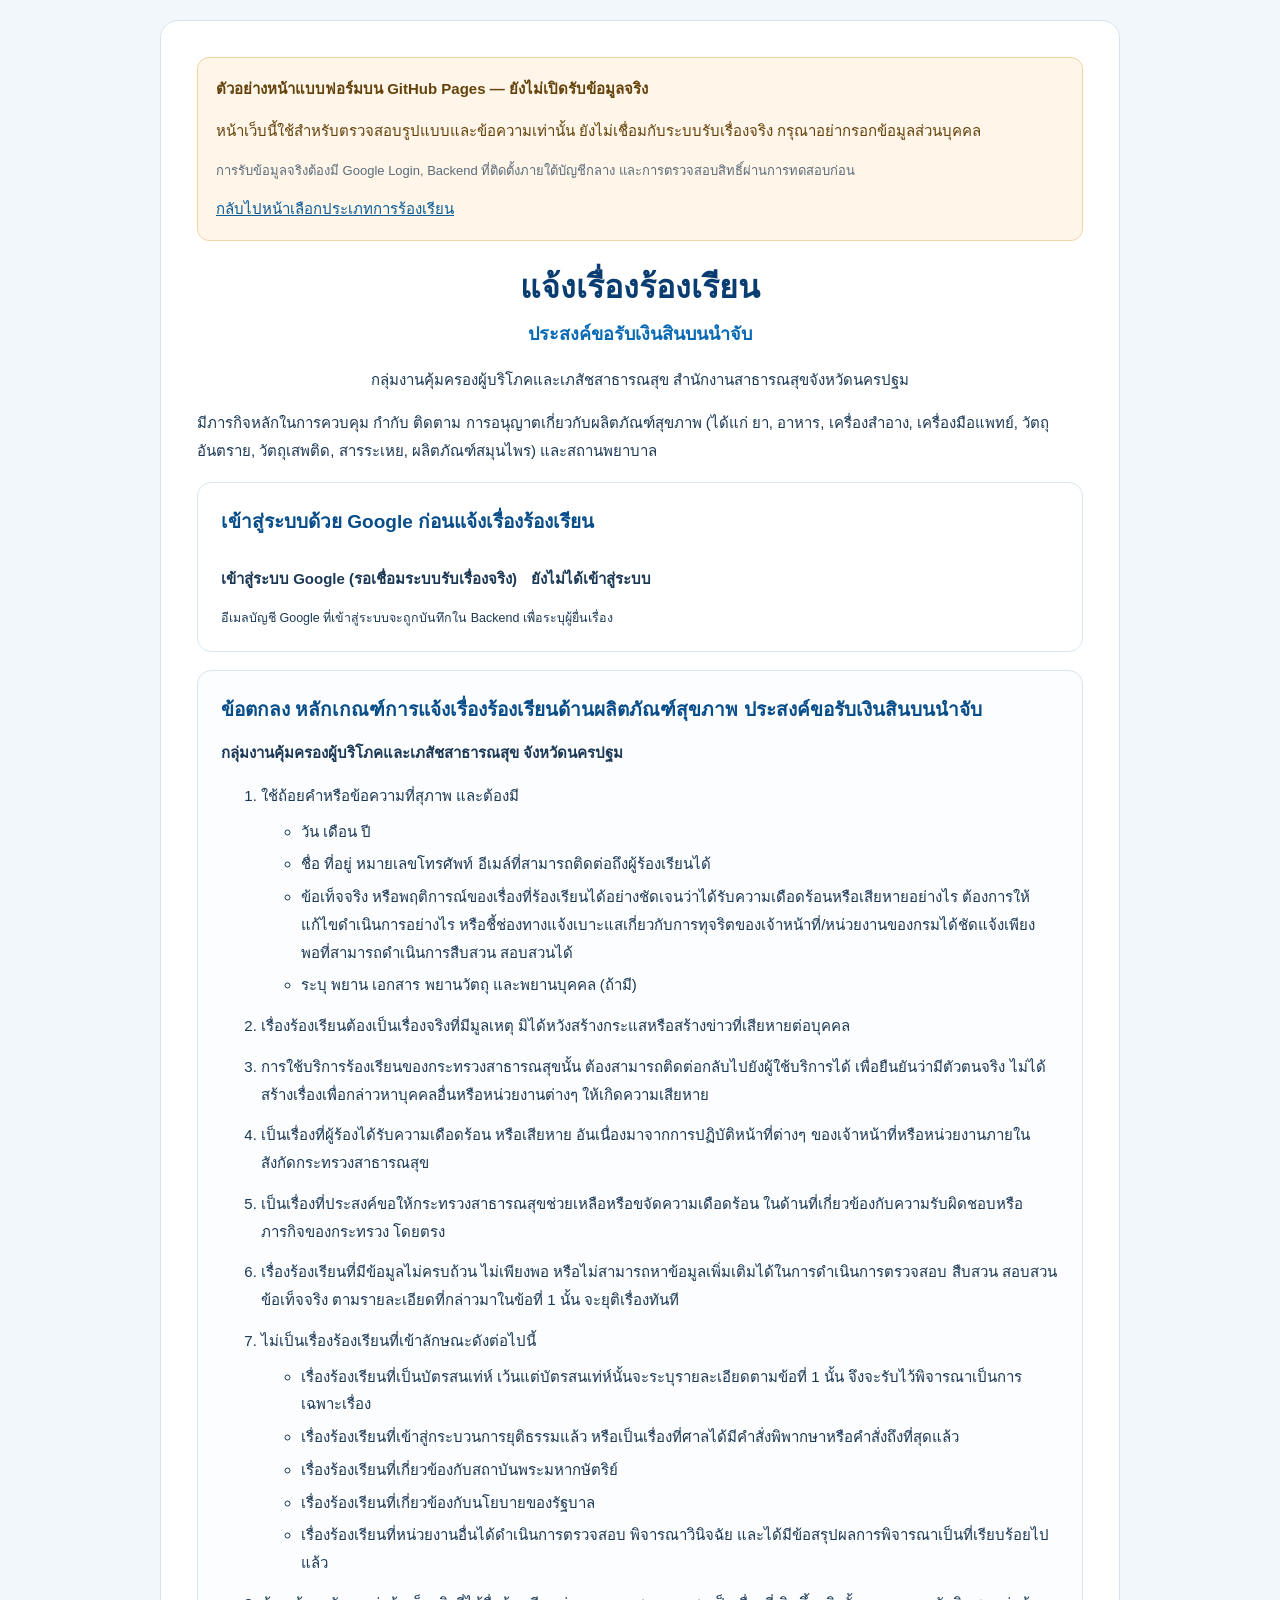
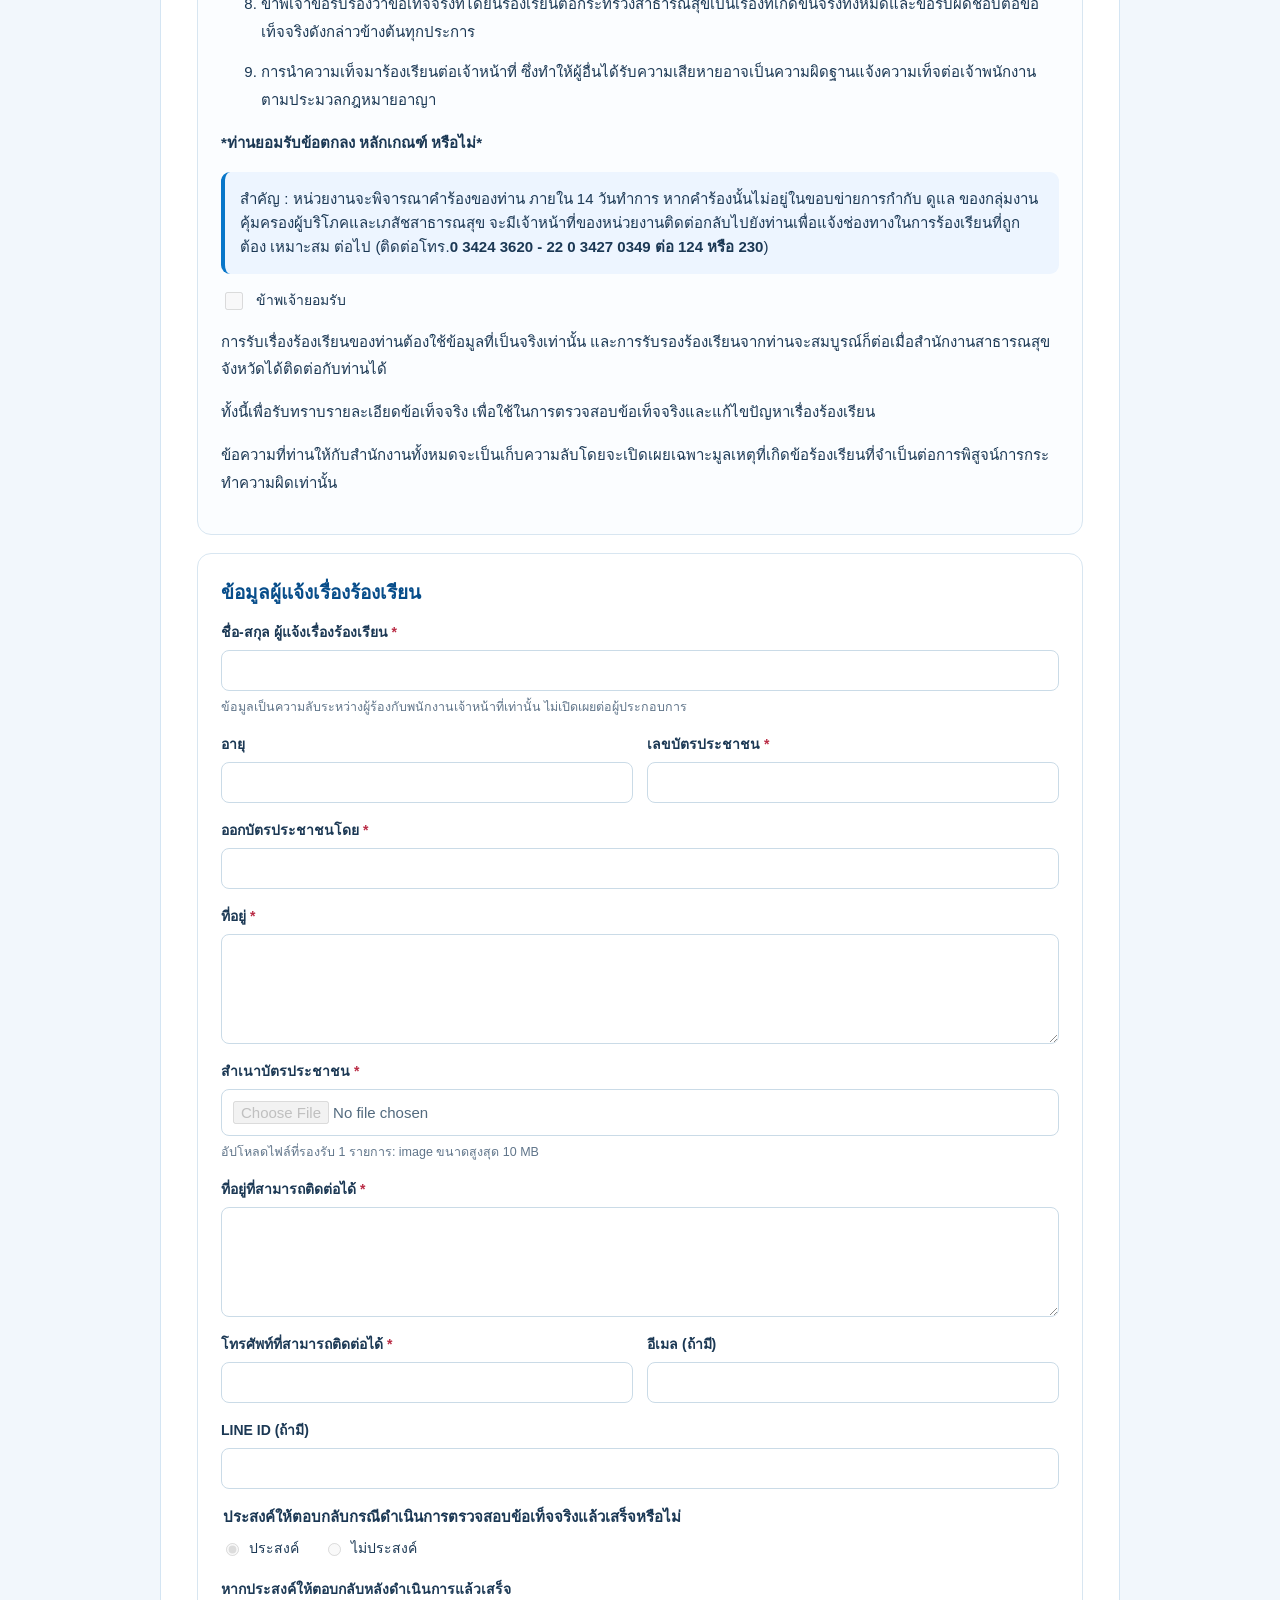
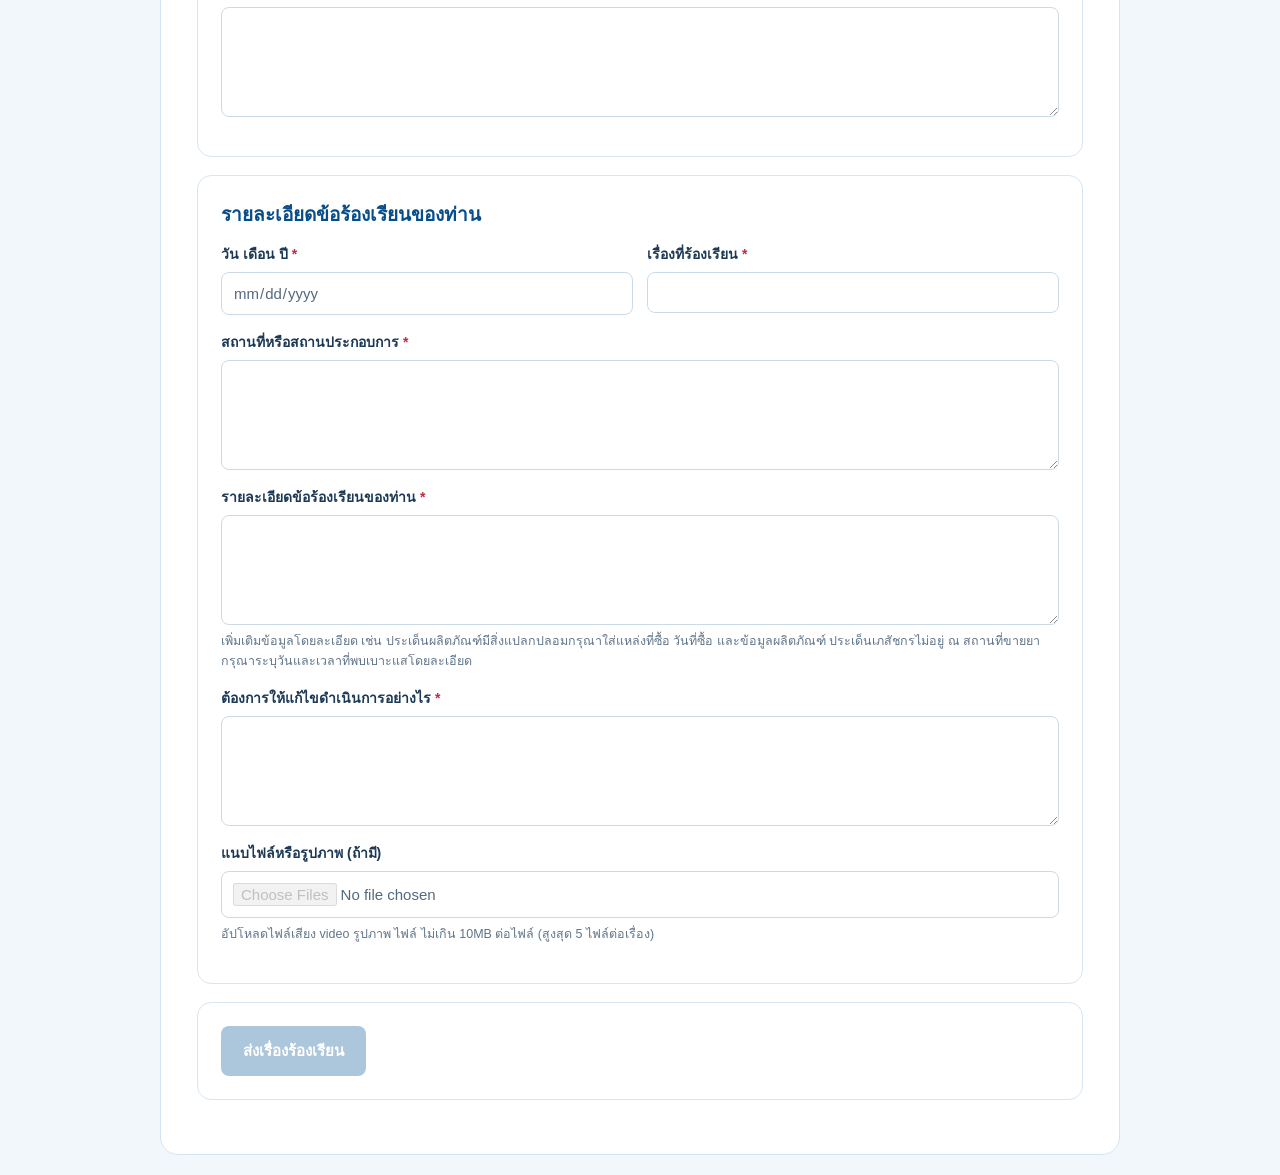
<file: complaint-reward.html>
<!doctype html>
<html lang="th"><head><meta charset="utf-8"><meta name="viewport" content="width=device-width,initial-scale=1">
<script defer src="complaint-public-config.js"></script>
<style>
*{box-sizing:border-box}body{margin:0;background:#f2f7fc;font-family:Tahoma,"Noto Sans Thai",sans-serif;color:#1b3854;font-size:15px}
main{max-width:960px;margin:20px auto;padding:clamp(16px,3vw,36px);background:white;border:1px solid #d4e5f3;border-radius:18px}
h1{text-align:center;font-size:clamp(23px,3vw,32px);margin:0;color:#093c70}h2{font-size:19px;color:#074d8a;margin:0 0 14px}
p{line-height:1.85} .center{text-align:center}.subtitle{font-size:18px;font-weight:700;color:#0869b4;margin:6px 0 12px}
section{border:1px solid #d8e6f1;border-radius:14px;padding:clamp(15px,2vw,23px);margin:18px 0}
.terms{background:#fbfdff}.terms li{line-height:1.85;margin-bottom:13px}.terms ul{margin-top:8px}.terms ul li{margin-bottom:5px}
label{display:block;font-weight:700;font-size:14px;margin-bottom:7px}input:not([type="checkbox"]):not([type="radio"]),textarea,select{display:block;width:100%;font:inherit;border:1px solid #b9cfdf;border-radius:8px;padding:11px;background:#fff;color:#193954}textarea{min-height:110px;resize:vertical}
input:focus,textarea:focus{outline:2px solid #73b5ed;outline-offset:2px}.grid{display:grid;grid-template-columns:1fr 1fr;gap:14px}
.field{margin:0 0 16px}.field small{display:block;color:#60758a;font-weight:400;margin-top:6px;line-height:1.6}
.check{display:flex;align-items:flex-start;gap:10px;font-weight:500;line-height:1.65}
.check input{width:18px;height:18px;flex:0 0 18px;margin-top:3px}fieldset{border:0;padding:0;margin:0 0 12px}legend{font-weight:700;margin-bottom:8px}
.choice{display:inline-flex;gap:7px;align-items:center;font-weight:500;margin-right:20px}.choice input{accent-color:#0869b4}
button{background:#0869b4;color:white;border:0;border-radius:8px;padding:13px 22px;font:inherit;font-weight:700;cursor:pointer}button:disabled{background:#91b4d0;cursor:wait}
.important{background:#edf5ff;padding:15px;border-radius:9px;border-left:4px solid #0876c9}
.alert{padding:14px;border-radius:9px;border:1px solid #cfe2f1;background:#eef5fc;margin-top:16px;line-height:1.8}
.error{background:#fff0f3;color:#94263e;border-color:#efbcc9}.success{background:#eaf8ed;color:#1b6337;border-color:#a6dbb6}
#formFields[hidden],#result[hidden],#replyContact[hidden],#termsGate[hidden]{display:none!important}
.req{color:#ba2d46}.identity{display:flex;gap:14px;align-items:center;flex-wrap:wrap}
@media(max-width:600px){body{font-size:14px}main{margin:0;border-radius:0}.grid{grid-template-columns:1fr}}
</style><title>ประสงค์ขอรับเงินสินบนนำจับ | E-Complaint นครปฐม</title><style>
#publicPreview{background:#fff5e8;color:#64420b;border:1px solid #f5d3a2;border-radius:12px;padding:18px;margin:0 0 20px;line-height:1.7}
#publicPreview a{color:#095c99;text-decoration:underline}#openRealForm{display:inline-block;background:#075fa4;color:white!important;text-decoration:none!important;border-radius:8px;padding:10px 16px;margin-top:12px;font-weight:bold}#openRealForm[hidden]{display:none}
#previewFormNote{font-size:13px;color:#5a6c7b}button:disabled,input:disabled,textarea:disabled{cursor:not-allowed;opacity:.75}
</style></head><body><main><aside id="publicPreview" role="status"><strong>ตัวอย่างหน้าแบบฟอร์มบน GitHub Pages — ยังไม่เปิดรับข้อมูลจริง</strong><p id="notLive">หน้าเว็บนี้ใช้สำหรับตรวจสอบรูปแบบและข้อความเท่านั้น ยังไม่เชื่อมกับระบบรับเรื่องจริง กรุณาอย่ากรอกข้อมูลส่วนบุคคล</p><a id="openRealForm" hidden target="_blank" rel="noopener noreferrer">เปิดแบบฟอร์มรับเรื่องจริง</a><p id="previewFormNote">การรับข้อมูลจริงต้องมี Google Login, Backend ที่ติดตั้งภายใต้บัญชีกลาง และการตรวจสอบสิทธิ์ผ่านการทดสอบก่อน</p><a href="index.html#complaint">กลับไปหน้าเลือกประเภทการร้องเรียน</a></aside>
<h1>แจ้งเรื่องร้องเรียน</h1>
<p class="subtitle center">ประสงค์ขอรับเงินสินบนนำจับ</p>
<p class="center">กลุ่มงานคุ้มครองผู้บริโภคและเภสัชสาธารณสุข สำนักงานสาธารณสุขจังหวัดนครปฐม</p>
<p>มีภารกิจหลักในการควบคุม กำกับ ติดตาม การอนุญาตเกี่ยวกับผลิตภัณฑ์สุขภาพ (ได้แก่ ยา, อาหาร, เครื่องสำอาง, เครื่องมือแพทย์, วัตถุอันตราย, วัตถุเสพติด, สารระเหย, ผลิตภัณฑ์สมุนไพร) และสถานพยาบาล</p>
<section><h2>เข้าสู่ระบบด้วย Google ก่อนแจ้งเรื่องร้องเรียน</h2>
<div class="identity"><div id="googleButton"><p><strong>เข้าสู่ระบบ Google (รอเชื่อมระบบรับเรื่องจริง)</strong></p></div><strong id="signedMail">ยังไม่ได้เข้าสู่ระบบ</strong></div>
<small>อีเมลบัญชี Google ที่เข้าสู่ระบบจะถูกบันทึกใน Backend เพื่อระบุผู้ยื่นเรื่อง</small></section>
<div id="termsGate">
<section class="terms">
<h2>ข้อตกลง หลักเกณฑ์การแจ้งเรื่องร้องเรียนด้านผลิตภัณฑ์สุขภาพ ประสงค์ขอรับเงินสินบนนำจับ</h2>
<p><strong>กลุ่มงานคุ้มครองผู้บริโภคและเภสัชสาธารณสุข จังหวัดนครปฐม</strong></p>
<ol>
<li>ใช้ถ้อยคำหรือข้อความที่สุภาพ และต้องมี
<ul>
<li>วัน เดือน ปี</li>
<li>ชื่อ ที่อยู่ หมายเลขโทรศัพท์ อีเมล์ที่สามารถติดต่อถึงผู้ร้องเรียนได้</li>
<li>ข้อเท็จจริง หรือพฤติการณ์ของเรื่องที่ร้องเรียนได้อย่างชัดเจนว่าได้รับความเดือดร้อนหรือเสียหายอย่างไร ต้องการให้แก้ไขดำเนินการอย่างไร หรือชี้ช่องทางแจ้งเบาะแสเกี่ยวกับการทุจริตของเจ้าหน้าที่/หน่วยงานของกรมได้ชัดแจ้งเพียงพอที่สามารถดำเนินการสืบสวน สอบสวนได้</li>
<li>ระบุ พยาน เอกสาร พยานวัตถุ และพยานบุคคล (ถ้ามี)</li>
</ul></li>
<li>เรื่องร้องเรียนต้องเป็นเรื่องจริงที่มีมูลเหตุ มิได้หวังสร้างกระแสหรือสร้างข่าวที่เสียหายต่อบุคคล</li>
<li>การใช้บริการร้องเรียนของกระทรวงสาธารณสุขนั้น ต้องสามารถติดต่อกลับไปยังผู้ใช้บริการได้ เพื่อยืนยันว่ามีตัวตนจริง ไม่ได้สร้างเรื่องเพื่อกล่าวหาบุคคลอื่นหรือหน่วยงานต่างๆ ให้เกิดความเสียหาย</li>
<li>เป็นเรื่องที่ผู้ร้องได้รับความเดือดร้อน หรือเสียหาย อันเนื่องมาจากการปฏิบัติหน้าที่ต่างๆ ของเจ้าหน้าที่หรือหน่วยงานภายในสังกัดกระทรวงสาธารณสุข</li>
<li>เป็นเรื่องที่ประสงค์ขอให้กระทรวงสาธารณสุขช่วยเหลือหรือขจัดความเดือดร้อน ในด้านที่เกี่ยวข้องกับความรับผิดชอบหรือภารกิจของกระทรวง โดยตรง</li>
<li>เรื่องร้องเรียนที่มีข้อมูลไม่ครบถ้วน ไม่เพียงพอ หรือไม่สามารถหาข้อมูลเพิ่มเติมได้ในการดำเนินการตรวจสอบ สืบสวน สอบสวน ข้อเท็จจริง ตามรายละเอียดที่กล่าวมาในข้อที่ 1 นั้น จะยุติเรื่องทันที</li>
<li>ไม่เป็นเรื่องร้องเรียนที่เข้าลักษณะดังต่อไปนี้
<ul>
<li>เรื่องร้องเรียนที่เป็นบัตรสนเท่ห์ เว้นแต่บัตรสนเท่ห์นั้นจะระบุรายละเอียดตามข้อที่ 1 นั้น จึงจะรับไว้พิจารณาเป็นการเฉพาะเรื่อง</li>
<li>เรื่องร้องเรียนที่เข้าสู่กระบวนการยุติธรรมแล้ว หรือเป็นเรื่องที่ศาลได้มีคำสั่งพิพากษาหรือคำสั่งถึงที่สุดแล้ว</li>
<li>เรื่องร้องเรียนที่เกี่ยวข้องกับสถาบันพระมหากษัตริย์</li>
<li>เรื่องร้องเรียนที่เกี่ยวข้องกับนโยบายของรัฐบาล</li>
<li>เรื่องร้องเรียนที่หน่วยงานอื่นได้ดำเนินการตรวจสอบ พิจารณาวินิจฉัย และได้มีข้อสรุปผลการพิจารณาเป็นที่เรียบร้อยไปแล้ว</li>
</ul></li>
<li>ข้าพเจ้าขอรับรองว่าข้อเท็จจริงที่ได้ยื่นร้องเรียนต่อกระทรวงสาธารณสุขเป็นเรื่องที่เกิดขึ้นจริงทั้งหมดและขอรับผิดชอบต่อข้อเท็จจริงดังกล่าวข้างต้นทุกประการ</li>
<li>การนำความเท็จมาร้องเรียนต่อเจ้าหน้าที่ ซึ่งทำให้ผู้อื่นได้รับความเสียหายอาจเป็นความผิดฐานแจ้งความเท็จต่อเจ้าพนักงานตามประมวลกฎหมายอาญา</li>
</ol>
<p><strong>*ท่านยอมรับข้อตกลง หลักเกณฑ์ หรือไม่*</strong></p>
<div class="important">สำคัญ : หน่วยงานจะพิจารณาคำร้องของท่าน ภายใน 14 วันทำการ หากคำร้องนั้นไม่อยู่ในขอบข่ายการกำกับ ดูแล ของกลุ่มงานคุ้มครองผู้บริโภคและเภสัชสาธารณสุข จะมีเจ้าหน้าที่ของหน่วยงานติดต่อกลับไปยังท่านเพื่อแจ้งช่องทางในการร้องเรียนที่ถูกต้อง เหมาะสม ต่อไป (ติดต่อโทร.<strong>0 3424 3620 - 22</strong> <strong>0 3427 0349 ต่อ 124 หรือ 230</strong>)</div>
<p><label class="check"><input type="checkbox" id="acceptTerms">ข้าพเจ้ายอมรับ</label></p>
<p>การรับเรื่องร้องเรียนของท่านต้องใช้ข้อมูลที่เป็นจริงเท่านั้น และการรับรองร้องเรียนจากท่านจะสมบูรณ์ก็ต่อเมื่อสำนักงานสาธารณสุขจังหวัดได้ติดต่อกับท่านได้</p>
<p>ทั้งนี้เพื่อรับทราบรายละเอียดข้อเท็จจริง เพื่อใช้ในการตรวจสอบข้อเท็จจริงและแก้ไขปัญหาเรื่องร้องเรียน</p>
<p>ข้อความที่ท่านให้กับสำนักงานทั้งหมดจะเป็นเก็บความลับโดยจะเปิดเผยเฉพาะมูลเหตุที่เกิดข้อร้องเรียนที่จำเป็นต่อการพิสูจน์การกระทำความผิดเท่านั้น</p>
</section>
<form id="rewardForm">
<div id="formFields">
<section><h2>ข้อมูลผู้แจ้งเรื่องร้องเรียน</h2>
<div class="field"><label for="name">ชื่อ-สกุล ผู้แจ้งเรื่องร้องเรียน <span class="req">*</span></label>
<input id="name" maxlength="150" autocomplete="name" required><small>ข้อมูลเป็นความลับระหว่างผู้ร้องกับพนักงานเจ้าหน้าที่เท่านั้น ไม่เปิดเผยต่อผู้ประกอบการ</small></div>
<div class="grid"><div class="field"><label for="age">อายุ</label><input id="age" type="number" min="0" max="120"></div>
<div class="field"><label for="nationalId">เลขบัตรประชาชน <span class="req">*</span></label><input id="nationalId" inputmode="numeric" maxlength="13" pattern="[0-9]{13}" required></div></div>
<div class="field"><label for="issuer">ออกบัตรประชาชนโดย <span class="req">*</span></label><input id="issuer" maxlength="250" required></div>
<div class="field"><label for="address">ที่อยู่ <span class="req">*</span></label><textarea id="address" maxlength="1000" required></textarea></div>
<div class="field"><label for="identityCard">สำเนาบัตรประชาชน <span class="req">*</span></label><input id="identityCard" type="file" accept="image/jpeg,image/png,image/webp" required><small>อัปโหลดไฟล์ที่รองรับ 1 รายการ: image ขนาดสูงสุด 10 MB</small></div>
<div class="field"><label for="contactAddress">ที่อยู่ที่สามารถติดต่อได้ <span class="req">*</span></label><textarea id="contactAddress" maxlength="1000" required></textarea></div>
<div class="grid"><div class="field"><label for="phone">โทรศัพท์ที่สามารถติดต่อได้ <span class="req">*</span></label><input id="phone" type="tel" maxlength="30" required></div>
<div class="field"><label for="altEmail">อีเมล (ถ้ามี)</label><input id="altEmail" type="email" maxlength="255"></div></div>
<div class="field"><label for="lineId">LINE ID (ถ้ามี)</label><input id="lineId" maxlength="100"></div>
<fieldset><legend>ประสงค์ให้ตอบกลับกรณีดำเนินการตรวจสอบข้อเท็จจริงแล้วเสร็จหรือไม่</legend>
<label class="choice"><input type="radio" name="wantsReply" value="yes" checked> ประสงค์</label>
<label class="choice"><input type="radio" name="wantsReply" value="no"> ไม่ประสงค์</label>
</fieldset>
<div id="replyContact" class="field"><label for="replyDetails">หากประสงค์ให้ตอบกลับหลังดำเนินการแล้วเสร็จ</label><textarea id="replyDetails" maxlength="1000"></textarea></div>
</section>
<section><h2>รายละเอียดข้อร้องเรียนของท่าน</h2>
<div class="grid"><div class="field"><label for="eventDate">วัน เดือน ปี <span class="req">*</span></label><input id="eventDate" type="date" required></div>
<div class="field"><label for="subject">เรื่องที่ร้องเรียน <span class="req">*</span></label><input id="subject" maxlength="200" required></div></div>
<div class="field"><label for="place">สถานที่หรือสถานประกอบการ <span class="req">*</span></label><textarea id="place" maxlength="500" required></textarea></div>
<div class="field"><label for="details">รายละเอียดข้อร้องเรียนของท่าน <span class="req">*</span></label><textarea id="details" maxlength="8000" required></textarea>
<small>เพิ่มเติมข้อมูลโดยละเอียด เช่น ประเด็นผลิตภัณฑ์มีสิ่งแปลกปลอมกรุณาใส่แหล่งที่ซื้อ วันที่ซื้อ และข้อมูลผลิตภัณฑ์ ประเด็นเภสัชกรไม่อยู่ ณ สถานที่ขายยา กรุณาระบุวันและเวลาที่พบเบาะแสโดยละเอียด</small></div>
<div class="field"><label for="desiredAction">ต้องการให้แก้ไขดำเนินการอย่างไร <span class="req">*</span></label><textarea id="desiredAction" maxlength="3000" required></textarea></div>
<div class="field"><label for="evidence">แนบไฟล์หรือรูปภาพ (ถ้ามี)</label><input id="evidence" type="file" multiple accept="image/jpeg,image/png,image/webp,video/mp4,audio/mpeg,audio/wav,audio/ogg,application/pdf"><small>อัปโหลดไฟล์เสียง video รูปภาพ ไฟล์ ไม่เกิน 10MB ต่อไฟล์ (สูงสุด 5 ไฟล์ต่อเรื่อง)</small></div>
</section>
<section><button id="send" type="submit">ส่งเรื่องร้องเรียน</button></section>
</div></form></div><div id="result" role="status" aria-live="polite" class="alert" hidden></div></main>
<script>
(function(){
  "use strict";
  const form=document.querySelector("form");
  const all=document.querySelectorAll("input, textarea, select, button");
  all.forEach(e=>{e.disabled=true;});
  const url=window.ECOMPLAINT_INTAKE_WEBAPP_URL;
  const link=document.getElementById("openRealForm");
  try{
    const parsed=new URL(url);
    if(parsed.protocol==="https:" && parsed.hostname==="script.google.com" && parsed.pathname.startsWith("/macros/s/") && parsed.pathname.endsWith("/exec") && parsed.pathname.split("/").length===5){
      parsed.searchParams.set("intent","reward");
      link.href=parsed.href;
      link.hidden=false;
      document.getElementById("notLive").textContent="หน้า GitHub นี้เป็นตัวอย่างสำหรับตรวจสอบแบบฟอร์ม การยื่นเรื่องจริงจะเปิด Google Apps Script ที่ผ่านการตั้งค่าแล้วในหน้าต่างใหม่";
    }
  }catch(_){}
  if(form)form.addEventListener("submit",e=>e.preventDefault());
})();
</script></body></html>
</file>
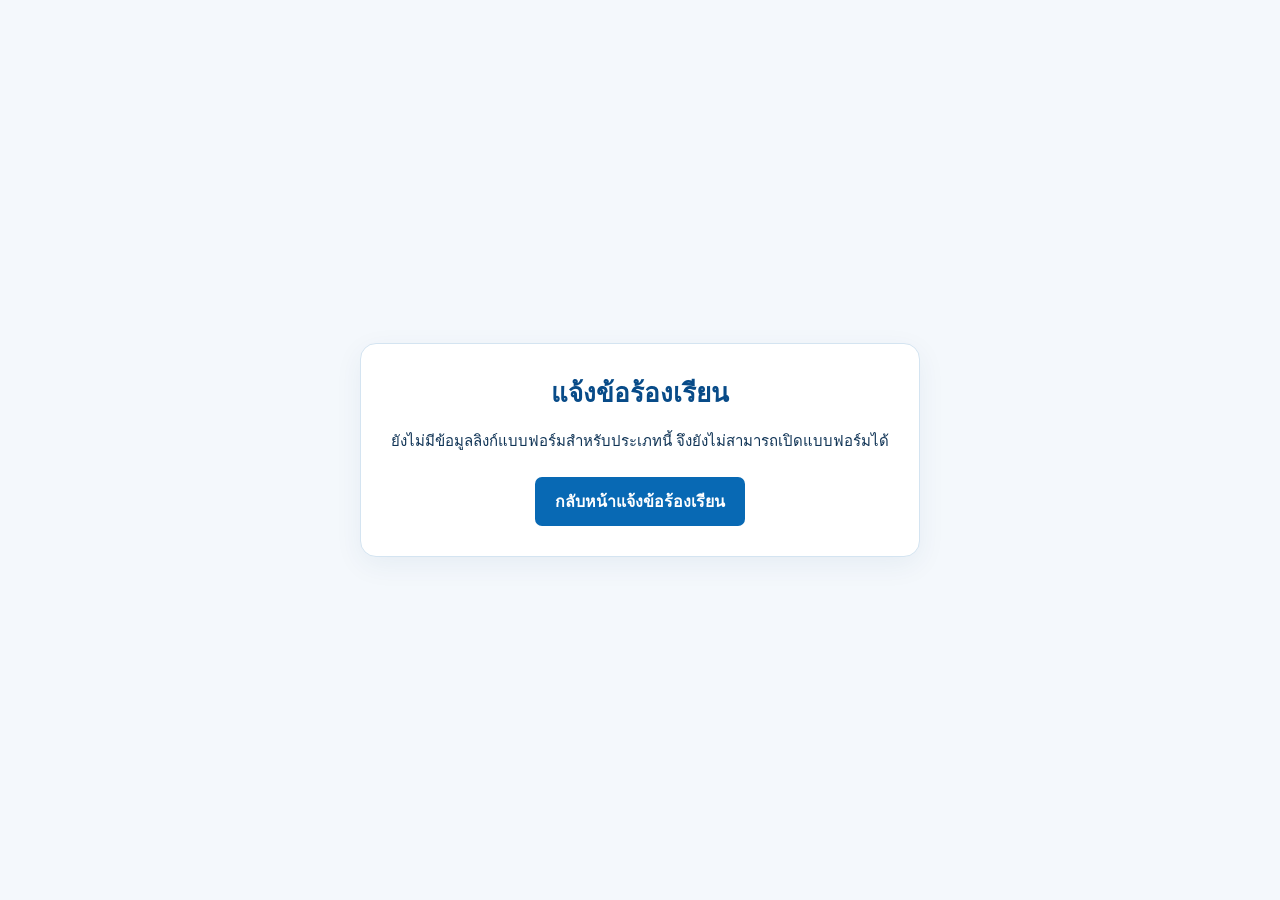
<file: form-status.html>
<!doctype html>
<html lang="th"><head><meta charset="utf-8"><meta name="viewport" content="width=device-width,initial-scale=1">
<meta name="referrer" content="no-referrer"><title>แจ้งข้อร้องเรียน | สำนักงานสาธารณสุขจังหวัดนครปฐม</title>
<style>
*{box-sizing:border-box}body{margin:0;font-family:Tahoma,"Noto Sans Thai",sans-serif;background:#f4f8fc;color:#103456;min-height:100vh;display:grid;place-items:center;padding:18px}
main{width:min(100%,560px);padding:30px 24px;background:white;border:1px solid #d4e4f1;border-radius:16px;text-align:center;box-shadow:0 8px 28px #0a477010}
h1{font-size:clamp(20px,4vw,26px);line-height:1.5;margin:0 0 14px;color:#084b88}
p{font-size:15px;line-height:1.9;margin:0 0 22px}
a{display:inline-block;background:#0869b4;color:white;text-decoration:none;font-weight:700;padding:12px 20px;border-radius:7px}
a:hover{background:#034b8d}a:focus-visible{outline:3px solid #249aff;outline-offset:4px}
</style></head><body><main><h1 id="topic">แจ้งข้อร้องเรียน</h1><p>ยังไม่มีข้อมูลลิงก์แบบฟอร์มสำหรับประเภทนี้ จึงยังไม่สามารถเปิดแบบฟอร์มได้</p><a href="./#complaint">กลับหน้าแจ้งข้อร้องเรียน</a></main>
<script>
const topics={inspection:"แจ้งตรวจสอบมาตรฐานผลิตภัณฑ์/สถานประกอบการ",ossc:"ร้องเรียนการบริการ OSSC"};
document.getElementById("topic").textContent=topics[location.hash.slice(1)]||"แจ้งข้อร้องเรียน";
</script></body></html>
</file>
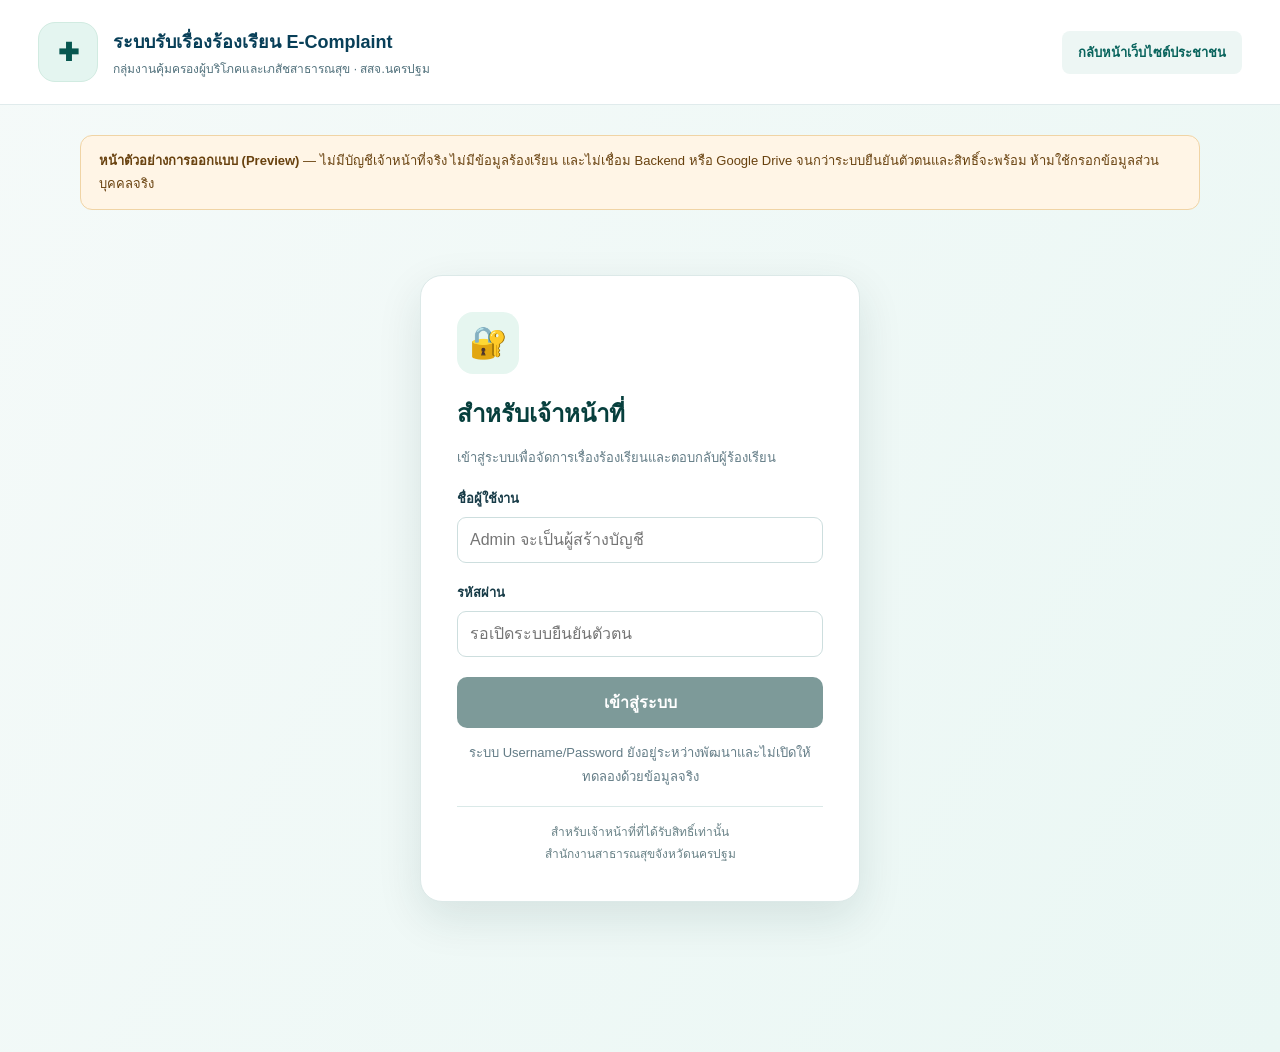
<file: staff-portal-preview.html>
<!doctype html>
<html lang="th">
<head>
<meta charset="utf-8"><meta name="viewport" content="width=device-width,initial-scale=1"><meta name="referrer" content="no-referrer">
<title>Staff & Admin Portal | E-Complaint นครปฐม</title>
<style>
:root{--forest:#073f3d;--forest2:#0b5550;--ink:#173b47;--muted:#637c86;--line:#dae9e8;--wash:#f1f8f6;--mint:#d7f2e8;--white:#fff;--blue:#2368ba;--warn:#985a1a;--shadow:0 16px 45px rgba(6,57,55,.11)}
*{box-sizing:border-box}html{scroll-behavior:smooth}body{margin:0;font-family:Tahoma,"Noto Sans Thai",Arial,sans-serif;color:var(--ink);background:linear-gradient(120deg,#f5faf9,#eaf7f4);min-height:100vh}button,input,select,textarea{font:inherit}a{color:inherit}
button{cursor:pointer;border-radius:10px;border:1px solid transparent}button:focus-visible,a:focus-visible,input:focus-visible,select:focus-visible,textarea:focus-visible{outline:3px solid #83c2ec;outline-offset:2px}
[hidden]{display:none!important}.main-header{background:white;padding:17px clamp(18px,3vw,50px);min-height:105px;display:flex;align-items:center;justify-content:space-between;gap:18px;border-bottom:1px solid #e0ebec}
.brand{display:flex;gap:15px;align-items:center;text-decoration:none}.logo{display:grid;place-items:center;width:60px;height:60px;border-radius:17px;background:#e4f5f0;color:#075750;font-weight:900;font-size:25px;border:1px solid #d1ebe1}
.brand strong{display:block;color:#083f58;font-size:18px}.brand small{display:block;color:#50707b;font-size:12px;margin-top:3px}
.top-link{text-decoration:none;color:#08635c;font-size:13px;font-weight:700;padding:11px 16px;border-radius:8px;background:#edf6f4}
.stage{max-width:1340px;margin:0 auto;padding:30px 22px 70px}
.demo-notice{background:#fff5e6;color:#68410e;border:1px solid #f0d4a5;border-radius:12px;padding:13px 18px;font-size:13px;line-height:1.8;margin:0 auto 24px;max-width:1120px}
.login-card{max-width:440px;margin:65px auto 80px;background:white;border-radius:22px;padding:36px;box-shadow:var(--shadow);border:1px solid #dce9e8}
.lock{width:62px;height:62px;display:grid;place-items:center;border-radius:16px;background:#e6f6f0;color:#08765e;font-size:31px}
h1{font-size:24px;margin:20px 0 7px;color:#073f3d}h2{font-size:20px;margin:0 0 6px;color:#0b4546}h3{font-size:16px;margin:0;color:#153f48}
.subtle{font-size:13px;color:var(--muted);line-height:1.8}.field{margin-top:19px}.field label{display:block;margin-bottom:8px;font-weight:700;font-size:13px}
.field input,.field select,.field textarea{width:100%;border:1px solid #cddede;border-radius:9px;padding:12px;color:#183d46;background:white}
.field input{height:46px}.field textarea{min-height:105px;resize:vertical;line-height:1.6}
.primary{background:var(--forest);color:white;font-weight:700;padding:12px 18px}.primary:hover:not(:disabled){background:#0a605a}.primary:disabled{opacity:.52;cursor:not-allowed}.secondary{background:#eef6f3;color:#07534d;border:1px solid #d9e9e5;padding:11px 15px;font-weight:700}.outline{border:1px solid #b7d5d0;padding:10px 15px;background:white;color:var(--forest)}
.full{width:100%;margin-top:20px}.login-card footer{margin-top:18px;padding-top:15px;border-top:1px solid var(--line);font-size:12px;color:#698287;text-align:center;line-height:1.8}
.dashboard{display:grid;grid-template-columns:245px minmax(0,1fr);min-height:650px;background:white;border-radius:20px;overflow:hidden;box-shadow:var(--shadow);border:1px solid #d4e6e2}
.sidebar{background:#063f3d;color:white;padding:23px 15px;display:flex;flex-direction:column;gap:6px}
.side-brand{padding:3px 12px 20px;border-bottom:1px solid #3e6b65;margin-bottom:13px}
.side-brand strong{font-size:20px}.side-brand small{font-size:11px;color:#a3c9c2;display:block;margin-top:5px}
.nav-btn{padding:13px 14px;color:#cee0dd;background:none;text-align:left;display:flex;gap:10px;align-items:center;border:none;width:100%;font-size:13px}
.nav-btn:hover,.nav-btn.active{background:#255d58;color:white}.side-foot{font-size:11px;color:#aacbc4;margin-top:auto;padding:15px 9px 4px;line-height:1.7;border-top:1px solid #45746e}
.workspace{min-width:0;background:#f6faf9}.workspace-top{background:white;border-bottom:1px solid #dbe9e6;padding:20px 28px;display:flex;align-items:center;justify-content:space-between;gap:15px;flex-wrap:wrap}
.role-tag{background:#dff4ec;color:#0b654d;border-radius:100px;padding:7px 12px;font-size:12px;font-weight:700}.workspace-content{padding:26px}
.section-title{display:flex;justify-content:space-between;align-items:center;gap:12px;margin-bottom:19px;flex-wrap:wrap}.section-title p{margin:6px 0 0}.muted{color:var(--muted)}.cards{display:grid;grid-template-columns:repeat(4,1fr);gap:14px;margin-bottom:22px}
.metric{padding:20px;background:white;border-radius:13px;border:1px solid #dceae6;min-width:0}
.metric small{display:block;font-size:12px;color:var(--muted);line-height:1.6}.metric strong{display:block;font-size:30px;color:#0c514c;margin-top:7px}
.panel{padding:21px;background:white;border:1px solid #dbe9e6;border-radius:14px;margin-bottom:18px}.panel-title{display:flex;justify-content:space-between;gap:12px;align-items:center;flex-wrap:wrap;margin-bottom:14px}
.table-wrap{overflow-x:auto}table{width:100%;border-collapse:collapse;min-width:625px}th{font-size:12px;color:#52767b;background:#f1f7f6;text-align:left;padding:13px}
td{border-top:1px solid #e8f0ee;padding:13px;font-size:13px;line-height:1.6}.empty{padding:47px 20px;text-align:center;color:#6a858a;line-height:1.8;background:#fbfdfc;border:1px dashed #d2e5dd;border-radius:12px}
.info-grid{display:grid;grid-template-columns:repeat(2,minmax(0,1fr));gap:14px}.info-box{background:#f5faf8;border:1px solid #e0eee7;border-radius:11px;padding:15px}.info-box strong{display:block;font-size:13px;margin-bottom:6px}
.horizontal-form{display:flex;align-items:end;gap:12px;flex-wrap:wrap}.horizontal-form .field{flex:1 1 180px;margin:0}
.two-column{display:grid;grid-template-columns:1fr 1fr;gap:17px}.step-list{padding-left:20px;line-height:2;color:#496a6e;font-size:13px}
.preview-watermark{background:#e9f2fa;color:#2a5c81;border-radius:8px;padding:9px 13px;font-size:12px;line-height:1.7}
.error{color:#92312e;background:#fff0ed;border:1px solid #f0d0c8;padding:12px;border-radius:9px;line-height:1.7;font-size:13px}
.sr-only{position:absolute;left:-10000px}
@media(max-width:980px){.cards{grid-template-columns:repeat(2,1fr)}.dashboard{grid-template-columns:210px 1fr}.workspace-content{padding:17px}}
@media(max-width:700px){.main-header{min-height:85px}.brand strong{font-size:14px}.brand small{font-size:10px}.logo{width:44px;height:44px}.stage{padding:15px 9px 40px}.login-card{margin:32px auto;padding:24px}.dashboard{display:block}.sidebar{padding:13px;gap:0}.side-brand{padding:3px 5px 11px}.sidebar nav{display:flex;overflow:auto;gap:3px}.nav-btn{white-space:nowrap;width:auto;padding:10px}.side-foot{display:none}.workspace-top,.workspace-content{padding:17px}.cards,.two-column,.info-grid{grid-template-columns:1fr}.metric{padding:14px}}
</style>
</head><body>
<header class="main-header">
 <a class="brand" href="index.html"><span class="logo" aria-hidden="true">✚</span><span><strong>ระบบรับเรื่องร้องเรียน E-Complaint</strong><small>กลุ่มงานคุ้มครองผู้บริโภคและเภสัชสาธารณสุข · สสจ.นครปฐม</small></span></a>
 <a class="top-link" href="index.html">กลับหน้าเว็บไซต์ประชาชน</a>
</header>
<main class="stage">
<div class="demo-notice" role="status"><strong>หน้าตัวอย่างการออกแบบ (Preview)</strong> — ไม่มีบัญชีเจ้าหน้าที่จริง ไม่มีข้อมูลร้องเรียน และไม่เชื่อม Backend หรือ Google Drive จนกว่าระบบยืนยันตัวตนและสิทธิ์จะพร้อม ห้ามใช้กรอกข้อมูลส่วนบุคคลจริง</div>
<section class="login-card" id="loginView" aria-labelledby="loginTitle">
 <div class="lock" aria-hidden="true">🔐</div>
 <h1 id="loginTitle">สำหรับเจ้าหน้าที่</h1><p class="subtle">เข้าสู่ระบบเพื่อจัดการเรื่องร้องเรียนและตอบกลับผู้ร้องเรียน</p>
 <form id="loginForm" autocomplete="off">
  <div class="field"><label for="username">ชื่อผู้ใช้งาน</label><input id="username" name="username" autocomplete="off" placeholder="Admin จะเป็นผู้สร้างบัญชี" disabled></div>
  <div class="field"><label for="password">รหัสผ่าน</label><input id="password" name="password" type="password" autocomplete="off" placeholder="รอเปิดระบบยืนยันตัวตน" disabled></div>
  <button type="submit" class="primary full" disabled>เข้าสู่ระบบ</button>
 </form>
 <p class="subtle" style="text-align:center">ระบบ Username/Password ยังอยู่ระหว่างพัฒนาและไม่เปิดให้ทดลองด้วยข้อมูลจริง</p>
 <footer>สำหรับเจ้าหน้าที่ที่ได้รับสิทธิ์เท่านั้น<br>สำนักงานสาธารณสุขจังหวัดนครปฐม</footer>
</section>
<section class="dashboard" id="dashboardView" aria-label="ตัวอย่างหน้าระบบเจ้าหน้าที่" hidden>
 <aside class="sidebar"><div class="side-brand"><strong>ECOMPLAINT</strong><small>Staff & Admin Portal · Preview</small></div>
  <nav aria-label="เมนูระบบ">
   <button type="button" class="nav-btn active" data-view="overview">🏠 ภาพรวม</button>
   <button type="button" class="nav-btn" data-view="cases">📋 เรื่องร้องเรียน</button>
   <button type="button" class="nav-btn" data-view="responses">✉️ ตอบกลับผู้ร้องเรียน</button>
   <button type="button" class="nav-btn" data-view="reports">📊 สถิติและรายงาน</button>
   <button type="button" class="nav-btn" data-view="audit">🕘 Activity Log</button>
   <button type="button" class="nav-btn" data-view="users" data-admin-only="true">👥 ผู้ใช้งาน</button>
   <button type="button" class="nav-btn" data-view="permissions" data-admin-only="true">🔐 กำหนดสิทธิ์</button>
   <button type="button" class="nav-btn" data-view="settings" data-admin-only="true">⚙️ ตั้งค่าระบบ</button>
  </nav><div class="side-foot">เมนูนี้เป็นตัวอย่างเท่านั้น<br>สิทธิ์จริงต้องตรวจสอบที่ Backend</div>
 </aside>
 <section class="workspace">
 <div class="workspace-top"><div><h2 id="pageTitle">ภาพรวมระบบ</h2><p class="subtle" id="pageIntro" style="margin:4px 0 0">ภาพรวมการรับเรื่องร้องเรียน</p></div>
 <div style="display:flex;gap:9px;align-items:center;flex-wrap:wrap"><span class="role-tag" id="roleTag">โหมดตัวอย่าง: Staff</span><button id="backToLogin" type="button" class="outline">กลับหน้าเข้าสู่ระบบ</button></div></div>
 <div class="workspace-content">
  <div class="preview-watermark" style="margin-bottom:18px">ข้อมูลทั้งหมดในหน้านี้เป็นสถานะว่างสำหรับตรวจสอบ UI ไม่ใช่รายงานหรือข้อมูลการรับเรื่องจริง</div>
  <div data-page="overview">
   <div class="cards">
    <article class="metric"><small>เรื่องร้องเรียนทั้งหมด</small><strong>—</strong></article>
    <article class="metric"><small>รับเรื่องวันนี้</small><strong>—</strong></article>
    <article class="metric"><small>อยู่ระหว่างดำเนินการ</small><strong>—</strong></article>
    <article class="metric"><small>ดำเนินการแล้วเสร็จ</small><strong>—</strong></article>
   </div>
   <div class="two-column">
    <article class="panel"><h3>ภาพรวมตามประเภทคำร้อง</h3><p class="subtle">จำแนกข้อมูล 4 ประเภท</p><div class="empty">ยังไม่มีข้อมูลจาก Backend<br>เมื่อเชื่อมระบบแล้วจะแสดงสถิติของแต่ละประเภท</div></article>
    <article class="panel"><h3>เรื่องที่ต้องดำเนินการ</h3><p class="subtle">แสดงรายการที่ได้รับมอบหมายตามสิทธิ์</p><div class="empty">ยังไม่มีรายการให้แสดง</div></article>
   </div>
  </div>
  <div data-page="cases" hidden>
   <div class="panel"><div class="panel-title"><div><h3>รายการเรื่องร้องเรียน</h3><p class="subtle">เจ้าหน้าที่ดูได้เฉพาะเรื่องตามสิทธิ์ที่ Admin กำหนด</p></div></div>
    <div class="horizontal-form"><div class="field"><label for="filterCategory">ประเภทคำร้อง</label><select id="filterCategory"><option>ทุกประเภทที่ได้รับสิทธิ์</option><option>ประสงค์ขอรับเงินสินบนนำจับ</option><option>ไม่ประสงค์ขอรับเงินสินบนนำจับ</option><option>แจ้งตรวจสอบมาตรฐานฯ</option><option>ร้องเรียนการบริการ OSSC</option></select></div><div class="field"><label for="caseSearch">ค้นหา</label><input id="caseSearch" placeholder="เลขรับเรื่อง หรือหัวข้อ" disabled></div><button class="secondary" type="button" disabled>ค้นหาเรื่อง</button></div>
    <div class="table-wrap" style="margin-top:18px"><table><thead><tr><th>เลขรับเรื่อง</th><th>วันที่</th><th>ประเภทคำร้อง</th><th>สถานะ</th><th>ผู้รับผิดชอบ</th><th>จัดการ</th></tr></thead></table></div>
    <div class="empty">ไม่มีข้อมูลจริงในโหมดตัวอย่าง</div>
   </div>
  </div>
  <div data-page="responses" hidden>
   <article class="panel"><h3>บันทึกผลและตอบกลับผู้ร้องเรียน</h3><p class="subtle">ตัวอย่างขั้นตอนเจ้าหน้าที่ส่งผลผ่านระบบ ไม่ส่งเอกสารผ่านอีเมลโดยไม่ตรวจสิทธิ์</p>
    <div class="two-column">
     <div>
      <div class="field"><label for="replyCase">เลขรับเรื่อง</label><input id="replyCase" placeholder="เลือกจากเรื่องที่มีสิทธิ์รับผิดชอบ" disabled></div>
      <div class="field"><label for="replyStatus">สถานะการดำเนินงาน</label><select id="replyStatus" disabled><option>รับเรื่องแล้ว</option><option>อยู่ระหว่างตรวจสอบ</option><option>ขอข้อมูลเพิ่มเติม</option><option>ดำเนินการแล้วเสร็จ</option><option>ยุติเรื่อง</option></select></div>
      <div class="field"><label for="replyText">ข้อความแจ้งผู้ร้องเรียน</label><textarea id="replyText" placeholder="ข้อความที่ผ่านการตรวจสอบและอนุมัติก่อนเผยแพร่" disabled></textarea></div>
      <div class="field"><label for="replyFile">ไฟล์ผลการดำเนินงาน (ตามสิทธิ์)</label><input id="replyFile" type="file" disabled></div>
      <button class="primary" type="button" disabled>บันทึกและแจ้งผล</button>
     </div>
     <div class="info-box"><strong>ขั้นตอนตอบกลับที่ออกแบบไว้</strong><ol class="step-list"><li>เจ้าหน้าที่เลือกเรื่องตามสิทธิ์</li><li>ตรวจเอกสารและบันทึกผล</li><li>ผู้มีสิทธิ์อนุมัติข้อความและไฟล์</li><li>ระบบผูกผลกับเลขรับเรื่องและบัญชี Google ผู้ร้อง</li><li>ประชาชนเข้าสู่ระบบเพื่อตรวจผลของตนเอง</li><li>บันทึก Audit Log ของทุกการดำเนินการ</li></ol></div>
    </div>
   </article>
  </div>
  <div data-page="reports" hidden>
   <div class="cards"><article class="metric"><small>วันนี้ทั้งหมด</small><strong>—</strong></article><article class="metric"><small>ประสงค์สินบนนำจับ</small><strong>—</strong></article><article class="metric"><small>ไม่ประสงค์สินบนนำจับ</small><strong>—</strong></article><article class="metric"><small>แจ้งตรวจสอบ / OSSC</small><strong>—</strong></article></div>
   <div class="panel"><h3>รายงานตามวันที่</h3><div class="field"><label for="reportDate">เลือกวันที่</label><input type="date" id="reportDate" disabled></div><div class="empty">รอเชื่อมรายงานจาก Backend ที่ตรวจสิทธิ์แล้ว</div></div>
  </div>
  <div data-page="audit" hidden><article class="panel"><h3>ประวัติการดำเนินการ (Activity Log)</h3><p class="subtle">บันทึกวันเวลา ผู้ดำเนินการ เลขรับเรื่อง การกระทำ และผลลัพธ์ โดยไม่ใส่เลขบัตรประชาชนหรือไฟล์เอกสารลง Log</p><div class="empty">Log จะถูกดึงจากระบบที่อนุญาตเฉพาะผู้มีสิทธิ์<br>ยังไม่มีข้อมูลในโหมดตัวอย่าง</div></article></div>
  <div data-page="users" hidden><article class="panel"><h3>จัดการบัญชีเจ้าหน้าที่</h3><p class="subtle">สำหรับ Admin: สร้างบัญชี เปิด-ปิดบัญชี และกำหนดบทบาทผ่าน Backend Authentication ที่ปลอดภัย</p><div class="empty">ยังไม่เปิดสร้าง Username/Password จนกว่าจะเชื่อมระบบบัญชีที่ปลอดภัย</div></article></div>
  <div data-page="permissions" hidden><article class="panel"><h3>กำหนดสิทธิ์ของเจ้าหน้าที่</h3><div class="info-grid"><div class="info-box"><strong>สิทธิ์เรื่องร้องเรียน</strong><p class="subtle">ดูเรื่อง / ดูหลักฐาน / บันทึกผล / อนุมัติการตอบ / ส่งผล ตามประเภทคำร้อง</p></div><div class="info-box"><strong>สิทธิ์การบริหาร</strong><p class="subtle">จัดการบัญชี / ดูรายงานทุกประเภท / ดู Audit Log / ตั้งค่าระบบ — Admin เท่านั้น</p></div></div></article></div>
  <div data-page="settings" hidden><article class="panel"><h3>ตั้งค่าระบบ E-Complaint</h3><p class="subtle">บัญชีกลางของหน่วยงาน, นโยบายความเป็นส่วนตัว, สถานะช่องทางแจ้งผล, ระยะเวลาเก็บข้อมูล และการตรวจสอบสิทธิ์</p><div class="empty">ยังไม่มีการเปลี่ยนแปลงค่าของระบบจริง</div></article></div>
 </div></section>
</section>
</main>
<script>
(function(){
 const login=document.getElementById('loginView'),dash=document.getElementById('dashboardView');
 const titles={overview:['ภาพรวมระบบ','ภาพรวมการรับเรื่องร้องเรียน'],cases:['เรื่องร้องเรียน','ตรวจสอบข้อมูลตามสิทธิ์'],responses:['ตอบกลับผู้ร้องเรียน','ส่งผลดำเนินการผ่านระบบ'],reports:['สถิติและรายงาน','สถิติคำร้องแยกรายวันและประเภท'],audit:['Activity Log','ประวัติการใช้งานระบบ'],users:['ผู้ใช้งาน','จัดการบัญชีเจ้าหน้าที่'],permissions:['กำหนดสิทธิ์','ควบคุมการเข้าถึงข้อมูล'],settings:['ตั้งค่าระบบ','จัดการข้อมูลและนโยบายของหน่วยงาน']};
 let role='staff';
 function setView(view){
  if(!titles[view])return;
  document.querySelectorAll('[data-page]').forEach(e=>{e.hidden=e.dataset.page!==view});
  document.querySelectorAll('[data-view]').forEach(e=>e.classList.toggle('active',e.dataset.view===view));
  document.getElementById('pageTitle').textContent=titles[view][0];
  document.getElementById('pageIntro').textContent=titles[view][1];
 }
 function setRole(next){
  role=next;document.querySelectorAll('[data-admin-only]').forEach(e=>e.hidden=role!=='admin');
  document.getElementById('roleTag').textContent='โหมดตัวอย่าง: '+(role==='admin'?'Admin':'Staff');
  setView('overview');
 }
 document.getElementById('loginForm').addEventListener('submit',e=>e.preventDefault());
 document.getElementById('backToLogin').addEventListener('click',()=>{
  dash.hidden=true;login.hidden=false;login.scrollIntoView({behavior:'smooth'});
 });
 document.querySelectorAll('[data-view]').forEach(e=>e.addEventListener('click',()=>setView(e.dataset.view)));
 // Demonstration-only Admin view may be opened by direct URL query for layout review.
 // This does NOT grant permissions and MUST NEVER be used as authentication.

})();
</script>
</body></html>
</file>
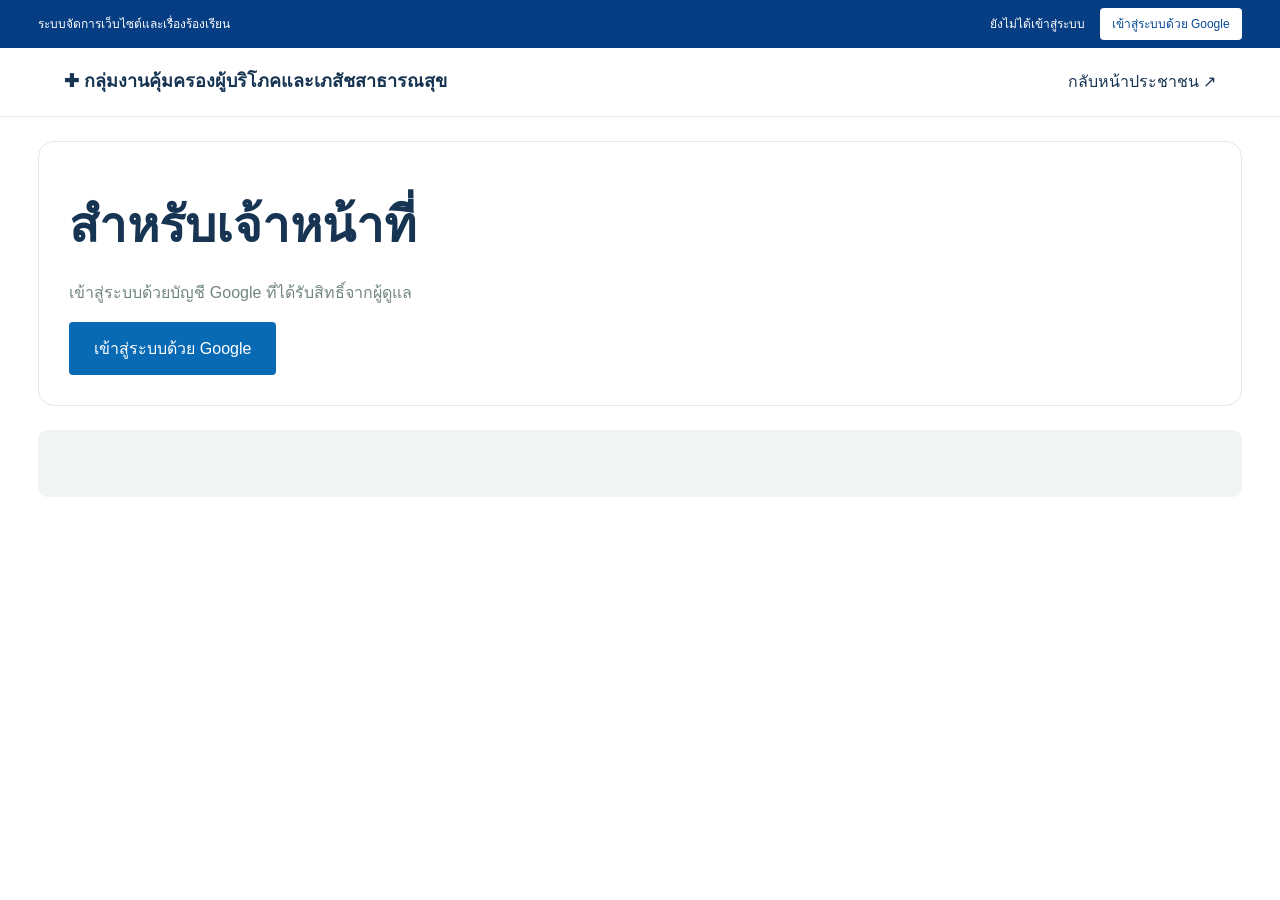
<file: staff.html>
<!doctype html>
<html lang="th">
<head>
<meta charset="utf-8">
<meta name="viewport" content="width=device-width,initial-scale=1">
<meta name="referrer" content="no-referrer">
<title>สำหรับเจ้าหน้าที่ | สสจ.นครปฐม</title>
<link rel="stylesheet" href="styles.css?v=20261029-public-cache-r13">
<script defer src="config.js?v=20261124-idtoken-test">
</script>
<script defer src="vendor/qrcode.js">
</script>
<script defer src="app.js?v=20261126-four-intake">
</script>
<script defer src="staff.js?v=20261126-four-intake">
</script>
<script src="https://accounts.google.com/gsi/client" async defer>
</script>
</head>
<body data-staff="true">
<div class="top">
<span>ระบบจัดการเว็บไซต์และเรื่องร้องเรียน</span>
<div id="identity">ยังไม่ได้เข้าสู่ระบบ</div>
<button id="login">เข้าสู่ระบบด้วย Google</button>
<button id="logout" class="hidden">ออกจากระบบ</button>
</div>
<header>
<a class="brand" href="index.html">✚ กลุ่มงานคุ้มครองผู้บริโภคและเภสัชสาธารณสุข</a>
<a href="index.html">กลับหน้าประชาชน ↗</a>
</header>
<main>
<section id="staffGate" class="panel">
<h1>สำหรับเจ้าหน้าที่</h1>
<p>เข้าสู่ระบบด้วยบัญชี Google ที่ได้รับสิทธิ์จากผู้ดูแล</p>
<button class="login-button">เข้าสู่ระบบด้วย Google</button>
</section>
<section id="workspace" class="hidden">
<nav class="workspace-tabs">
<button data-tab="cases">เรื่องร้องเรียน</button>
<button data-tab="banner">แบนเนอร์</button>
<button data-tab="news">ข่าวประชาสัมพันธ์</button>
<button data-tab="alert">ข่าวเตือนภัย</button>
<button data-tab="permissions">สิทธิ์เจ้าหน้าที่</button>
<button data-tab="settings">ข้อมูลเว็บไซต์</button>
</nav>
<section id="casesPanel" class="panel">
<h2>เรื่องร้องเรียน</h2>
<p>แสดงรายการร้องเรียนตามสิทธิ์ที่ได้รับ โดยไม่ต้องเลือกหมวดซ้ำ</p>
<div class="toolbar">
<input id="staffSearch" placeholder="ค้นหาเลขรับเรื่องหรือหัวข้อ" aria-label="ค้นหาเรื่อง">
<button id="findCases">ค้นหา</button>
</div>
<div id="staffCases">
</div>
<button id="moreCases" class="hidden">โหลดเพิ่ม</button>
</section>
<section id="contentPanel" class="panel hidden">
<h2 id="contentHeading">
</h2>
<button id="newContent">เพิ่มรายการ</button>
<div id="contentList">
</div>
<form id="contentForm" class="hidden">
<input name="id" type="hidden">
<label>หัวข้อ *<input name="title" maxlength="200" required>
</label>
<label>เนื้อหา<textarea name="body" maxlength="15000" rows="6">
</textarea>
</label>
<div class="grid">
<label>ลิงก์ภายนอก (ถ้ามี)<input name="link" type="url" placeholder="https://...">
</label>
<label>ลำดับแสดง<input name="sort" type="number" min="0" max="9999" value="0">
</label>
</div>
<label>รูปภาพหรือไฟล์ประกอบ<input name="file" type="file" accept="image/jpeg,image/png,application/pdf">
<small>แบนเนอร์ใช้ JPG/PNG ข่าวและเตือนภัยแนบ JPG/PNG/PDF ได้ ไม่เกิน 5 MB</small>
</label>
<label class="check">
<input name="published" type="checkbox"> เผยแพร่บนเว็บไซต์</label>
<p>
<button>บันทึก</button>
<button id="cancelContent" type="button">ยกเลิก</button>
</p>
</form>
</section>
<section id="permissionPanel" class="panel hidden">
<h2>สิทธิ์เจ้าหน้าที่</h2>
<div id="staffAccounts">
</div>
<form id="permissionForm">
<label>อีเมลบัญชี Google<input name="email" type="email" required>
</label>
<label>ชื่อแสดง<input name="displayName" maxlength="120" required>
</label>
<p>
<button type="button" id="selectAll">เลือกทั้งหมด</button>
<button type="button" id="clearAll">ล้างทั้งหมด</button>
</p>
<div id="permissionMatrix" class="table-wrap">
</div>
<label class="check">
<input name="active" type="checkbox" checked> เปิดใช้งานบัญชีเจ้าหน้าที่</label>
<p>
<button>บันทึกสิทธิ์</button>
</p>
</form>
</section>
<section id="settingsPanel" class="panel hidden">
<h2>ข้อมูลเว็บไซต์</h2>
<form id="settingsForm">
<label>ช่องทางติดต่อ<textarea name="contact" maxlength="1000">
</textarea>
</label>
<label>ประกาศความเป็นส่วนตัวและช่องทางใช้สิทธิ<textarea name="privacyText" maxlength="5000" rows="6">
</textarea>
</label>
<button>บันทึกข้อมูล</button>
</form>
</section>
</section>
<output id="staffMessage" aria-live="polite">
</output>
</main>
<dialog id="staffCaseDialog">
<button class="close-dialog">ปิด</button>
<h2 id="staffCaseTitle">
</h2>
<pre id="staffCaseInfo">
</pre>
<div id="staffTracking">
</div>
<div id="evidence">
</div>
<div id="staffHistory">
</div>
<form id="replyForm">
<input name="id" type="hidden">
<input name="requestId" type="hidden">
<label>สถานะ<select name="status">
<option>รับเรื่องแล้ว</option>
<option>กำลังตรวจสอบ</option>
<option>ประสานหน่วยงาน</option>
<option>ยุติเรื่อง</option>
</select>
</label>
<label>ข้อความแจ้งผู้ร้อง *<textarea name="note" maxlength="3000" required>
</textarea>
</label>
<label>บันทึกภายใน<textarea name="internal" maxlength="3000">
</textarea>
</label>
<label>ชื่อลิงก์ตอบกลับ (ถ้ามี)<input name="linkTitle" maxlength="200">
</label>
<label>URL ลิงก์ตอบกลับ<input name="linkUrl" type="url" placeholder="https://...">
</label>
<label>รูปภาพหรือเอกสารตอบกลับ<input name="files" type="file" multiple accept="image/jpeg,image/png,application/pdf">
<small>3 ไฟล์ ไฟล์ละไม่เกิน 5 MB</small>
</label>
<button>บันทึกและแจ้งผล</button>
</form>
</dialog>
<div id="toast" role="status">
</div>
<iframe id="bridge" class="service-frame" title="ช่องทางเชื่อมต่อบริการ" referrerpolicy="no-referrer">
</iframe>
</body>
</html>
</file>
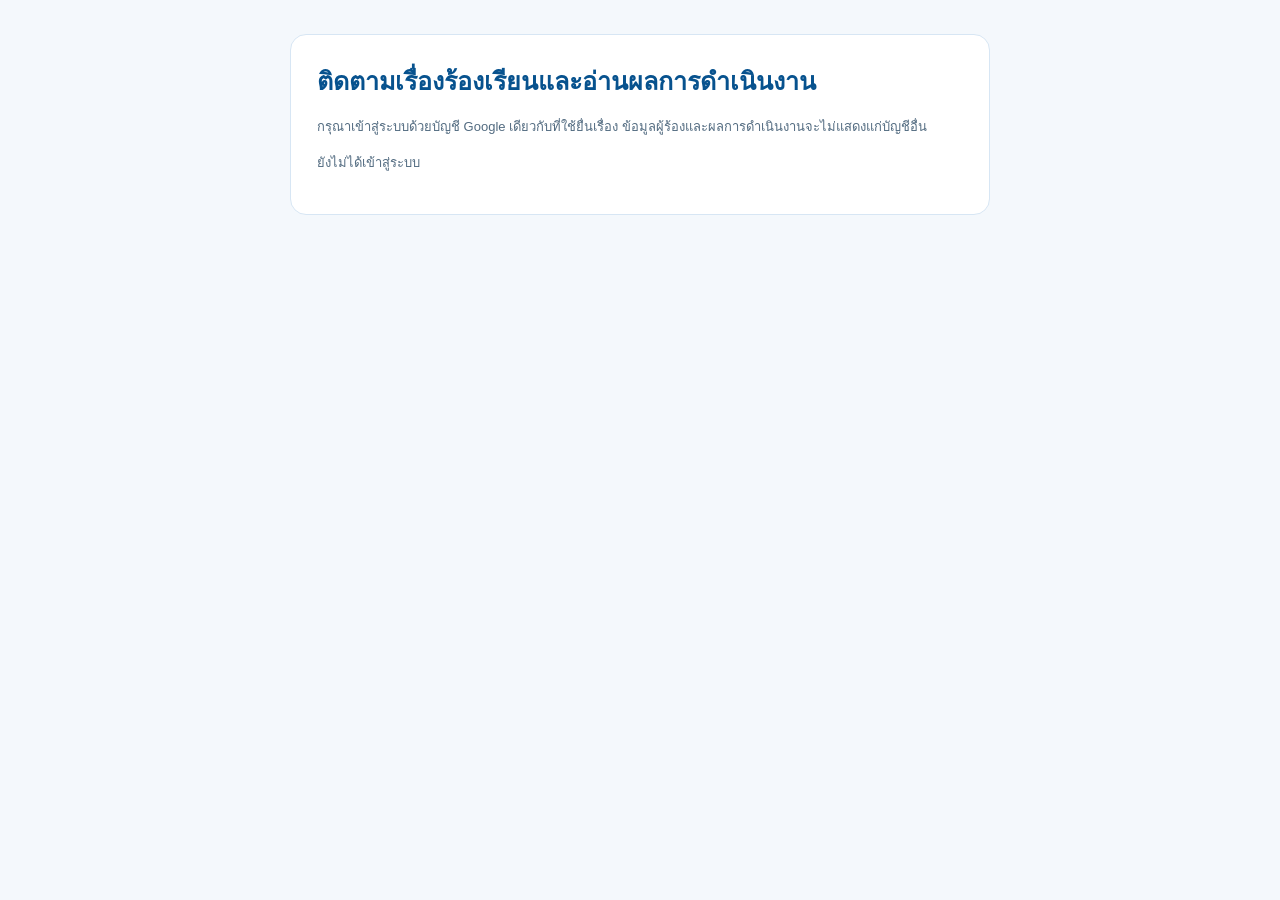
<file: intake/CitizenStatus.html>
<!doctype html>
<html lang="th"><head><base target="_top"><meta charset="utf-8">
<meta name="viewport" content="width=device-width,initial-scale=1">
<script src="https://accounts.google.com/gsi/client" async defer></script>
<style>
*{box-sizing:border-box}body{font-family:Tahoma,"Noto Sans Thai",sans-serif;background:#f4f8fc;color:#173955;margin:0;padding:16px}
main{max-width:700px;margin:18px auto;background:white;border:1px solid #d7e6f4;border-radius:16px;padding:26px}
h1{font-size:25px;color:#07528e;margin:0 0 14px}h2{font-size:19px;color:#07528e}
label{display:block;font-weight:600;margin:16px 0 7px}input{font:inherit;border:1px solid #bad0e3;border-radius:8px;padding:12px;width:100%}
button{background:#0869b4;color:white;font:inherit;font-weight:700;border:0;border-radius:8px;padding:12px 20px;margin-top:16px;cursor:pointer}
button:disabled{opacity:.6}#result{border:1px solid #d9e6f2;border-radius:10px;padding:17px;margin-top:20px;background:#f6faff;line-height:1.75}
#result[hidden],#lookup[hidden]{display:none}#message{white-space:pre-wrap;overflow-wrap:anywhere}
.notice{font-size:13px;color:#526b80;line-height:1.8}
</style></head><body><main>
<h1>ติดตามเรื่องร้องเรียนและอ่านผลการดำเนินงาน</h1>
<p class="notice">กรุณาเข้าสู่ระบบด้วยบัญชี Google เดียวกับที่ใช้ยื่นเรื่อง ข้อมูลผู้ร้องและผลการดำเนินงานจะไม่แสดงแก่บัญชีอื่น</p>
<div id="googleButton"></div><p id="signedIn" class="notice">ยังไม่ได้เข้าสู่ระบบ</p>
<form id="lookup" hidden><label for="caseId">เลขรับเรื่องร้องเรียน</label>
<input id="caseId" required maxlength="50" pattern="NPT-[0-9]{8}-[A-F0-9]{8}" placeholder="NPT-YYYYMMDD-XXXXXXXX" autocomplete="off">
<button id="search" type="submit">ตรวจสอบสถานะ</button></form>
<div id="result" role="status" aria-live="polite" hidden>
<h2 id="statusTitle"></h2><p id="message"></p><p class="notice" id="updated"></p><div id="responseDocuments"></div></div>
</main><script>
const CLIENT_ID=<?= JSON.stringify(clientId) ?>;
let token='';const el=id=>document.getElementById(id);
function show(status,message,updated=''){el('result').hidden=false;el('statusTitle').textContent=status;el('message').textContent=message;el('updated').textContent=updated;el('responseDocuments').replaceChildren();}
window.addEventListener('load',()=>{
 if(CLIENT_ID.startsWith('SET_')){show('ระบบยังไม่เปิดให้บริการ','ยังไม่ได้ตั้งค่าการเข้าสู่ระบบ Google');return;}
 if(!window.google?.accounts?.id){show('เกิดข้อผิดพลาด','ไม่สามารถโหลด Google Login');return;}
 google.accounts.id.initialize({client_id:CLIENT_ID,callback:r=>{
 token=r.credential||'';try{
  const info=JSON.parse(atob(token.split('.')[1].replace(/-/g,'+').replace(/_/g,'/')));
  el('signedIn').textContent='บัญชีที่เข้าสู่ระบบ: '+info.email;el('lookup').hidden=false;el('result').hidden=true;
 }catch{show('เข้าสู่ระบบไม่สำเร็จ','กรุณาลองใหม่');}
 },auto_select:false});
 google.accounts.id.renderButton(el('googleButton'),{theme:'outline',size:'large',text:'signin_with'});
});
el('lookup').addEventListener('submit',async ev=>{
 ev.preventDefault();if(!token)return;
 const caseId=el('caseId').value.trim();if(!el('caseId').checkValidity())return;
 el('search').disabled=true;show('กำลังตรวจสอบ','กำลังตรวจสอบสิทธิ์บัญชีผู้ร้องเรียน...');
 try{
 const item=await new Promise((ok,no)=>google.script.run.withSuccessHandler(ok).withFailureHandler(no).myComplaintStatus({idToken:token,caseId}));
 const labels={DRAFT:'ยังไม่ส่งเรื่อง',SUBMITTED:'ส่งเรื่องแล้ว',RECEIVED:'รับเรื่องแล้ว',IN_REVIEW:'อยู่ระหว่างตรวจสอบ',NEED_INFORMATION:'ขอข้อมูลเพิ่มเติม',COMPLETED:'ดำเนินการแล้วเสร็จ',CLOSED:'ยุติเรื่อง'};
 show('เลขรับเรื่อง '+item.caseId+' — '+(labels[item.status]||item.status),
  item.response?.message||'ยังไม่มีข้อความแจ้งผลจากเจ้าหน้าที่',
  item.response?.updatedAt?'ปรับปรุงล่าสุด: '+new Date(item.response.updatedAt).toLocaleString('th-TH'):'');
 const docs=el('responseDocuments');
 if(Array.isArray(item.responseFiles)&&item.responseFiles.length){
  const title=document.createElement('h2');title.textContent='เอกสาร PDF ความคืบหน้า';docs.appendChild(title);
  item.responseFiles.forEach(file=>{
   const btn=document.createElement('button');btn.type='button';
   btn.textContent='ดาวน์โหลด PDF: '+file.name;
   btn.style.display='block';btn.style.marginTop='9px';
   btn.addEventListener('click',async()=>{
    btn.disabled=true;
    try{
     const r=await new Promise((ok,no)=>google.script.run.withSuccessHandler(ok).withFailureHandler(no)
       .citizenResponsePdf({idToken:token,caseId:item.caseId,fileId:file.fileId}));
     const bytes=Uint8Array.from(atob(r.base64),c=>c.charCodeAt(0));
     const url=URL.createObjectURL(new Blob([bytes],{type:'application/pdf'}));
     const a=document.createElement('a');a.href=url;a.download=r.name;document.body.appendChild(a);a.click();a.remove();
     setTimeout(()=>URL.revokeObjectURL(url),60000);
    }catch(error){el('message').textContent='ดาวน์โหลดไม่ได้: '+(error.message||String(error));}
    finally{btn.disabled=false;}
   });
   docs.appendChild(btn);
  });
 }
 }catch(err){show('ไม่สามารถแสดงข้อมูลได้',err.message||String(err));}
 finally{el('search').disabled=false;}
});
</script></body></html>
</file>
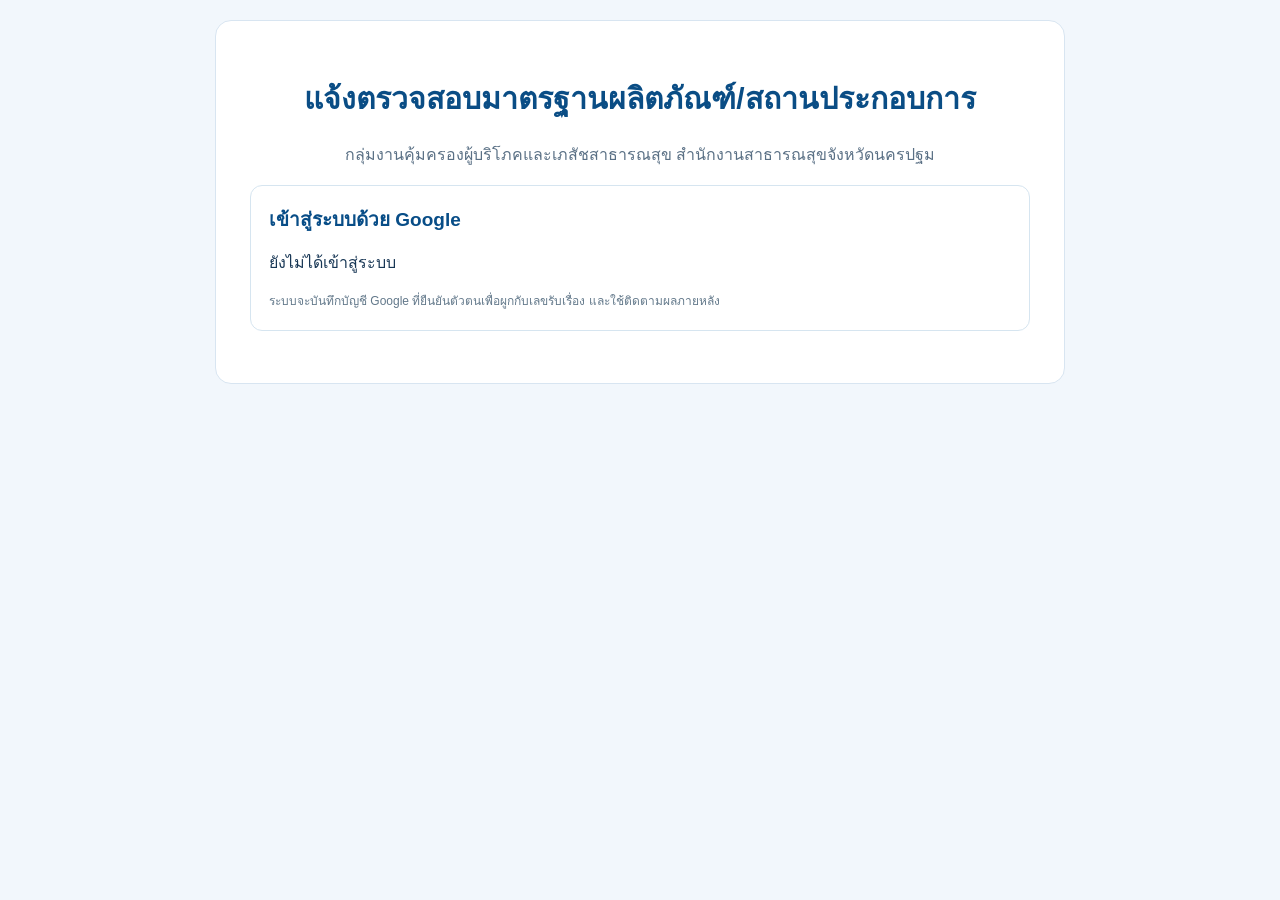
<file: intake/Inspection.html>
<!doctype html>
<html lang="th"><head><base target="_top"><meta charset="utf-8"><meta name="viewport" content="width=device-width,initial-scale=1">
<script src="https://accounts.google.com/gsi/client" async defer></script>
<title>แจ้งตรวจสอบมาตรฐานผลิตภัณฑ์/สถานประกอบการ | E-Complaint</title><style>
*{box-sizing:border-box}body{margin:0;background:#f2f7fc;color:#183755;font-family:Tahoma,"Noto Sans Thai",sans-serif}
main{max-width:850px;margin:20px auto;padding:clamp(18px,4vw,34px);background:white;border:1px solid #d8e5f1;border-radius:16px}
header{text-align:center}h1{font-size:clamp(23px,3vw,30px);color:#0a4d85}header p{color:#5a7085}h2{font-size:19px;color:#084d87;margin:0 0 15px}
section{border:1px solid #d6e5f0;border-radius:12px;padding:18px;margin:18px 0}label{display:block;font-weight:700;font-size:14px;margin-bottom:6px}
input:not([type=checkbox]):not([type=radio]),textarea{width:100%;font:inherit;border:1px solid #b9d0e1;border-radius:8px;padding:11px;background:white}
textarea{min-height:115px;resize:vertical}.grid{display:grid;grid-template-columns:1fr 1fr;gap:14px}.field{margin-bottom:16px}
small{display:block;font-size:12px;color:#62788a;line-height:1.7;margin-top:6px}button{border:0;border-radius:9px;background:#0a70b7;color:white;font:inherit;font-weight:700;padding:12px 20px;cursor:pointer}button:disabled{background:#8baac3}
.choice{display:flex;align-items:start;gap:9px;line-height:1.7}.choice input{margin-top:5px}.message{padding:14px;border:1px solid #c5dff2;background:#edf7ff;border-radius:9px;line-height:1.7;margin-top:16px}
.error{background:#fff0f2;color:#8f2140;border-color:#eebdcb}.success{background:#ecf8f0;color:#1c6439;border-color:#a6dbb6}
[hidden]{display:none!important}@media(max-width:560px){.grid{grid-template-columns:1fr}body{font-size:14px}main{border-radius:0;margin:0;padding:15px}}
</style></head><body>
<main><header><h1>แจ้งตรวจสอบมาตรฐานผลิตภัณฑ์/สถานประกอบการ</h1><p>กลุ่มงานคุ้มครองผู้บริโภคและเภสัชสาธารณสุข สำนักงานสาธารณสุขจังหวัดนครปฐม</p></header>
<section><h2>เข้าสู่ระบบด้วย Google</h2><div id="googleButton"></div><p id="identity">ยังไม่ได้เข้าสู่ระบบ</p>
<small>ระบบจะบันทึกบัญชี Google ที่ยืนยันตัวตนเพื่อผูกกับเลขรับเรื่อง และใช้ติดตามผลภายหลัง</small></section>
<form id="requestForm" hidden>
<section><h2>ข้อมูลผู้แจ้งเรื่อง</h2>
<div class="grid"><div class="field"><label for="name">ชื่อ-สกุล *</label><input id="name" required maxlength="150" autocomplete="name"></div>
<div class="field"><label for="phone">หมายเลขโทรศัพท์ที่ติดต่อได้ *</label><input id="phone" required maxlength="30" type="tel" autocomplete="tel"></div></div>
<div class="field"><label for="altEmail">อีเมลสำหรับติดต่อเพิ่มเติม (ถ้ามี)</label><input id="altEmail" type="email" maxlength="255"></div>
</section>
<section><h2>รายละเอียดเรื่องที่แจ้ง</h2>
<div class="field"><label for="subject">หัวข้อเรื่อง *</label><input id="subject" required maxlength="200"></div>
<div class="field"><label for="place">ผลิตภัณฑ์หรือสถานประกอบการที่ต้องการให้ตรวจสอบ *</label><textarea id="place" required maxlength="500" placeholder="ชื่อผลิตภัณฑ์หรือชื่อสถานประกอบการ และข้อมูลที่เกี่ยวข้อง"></textarea></div>
<div class="grid"><div class="field"><label for="eventDate">วันที่พบเหตุการณ์ (ถ้าทราบ)</label><input id="eventDate" type="date"></div>
<div class="field"><label for="categoryDetail">ประเภทผลิตภัณฑ์/สถานประกอบการ (ถ้าทราบ)</label><input id="categoryDetail" maxlength="200"></div></div>
<div class="field"><label for="details">รายละเอียดและข้อเท็จจริง *</label><textarea id="details" required maxlength="8000"></textarea><small>ระบุประเด็นที่ต้องการให้ตรวจสอบ และข้อเท็จจริงหรือเบาะแสที่ทราบ</small></div>
<div class="field"><label for="desiredAction">สิ่งที่ต้องการให้หน่วยงานดำเนินการ</label><textarea id="desiredAction" maxlength="3000"></textarea></div>
<div class="field"><label for="evidence">แนบภาพ เสียง วิดีโอ หรือ PDF (ถ้ามี)</label><input id="evidence" type="file" multiple accept="image/jpeg,image/png,image/webp,audio/mpeg,audio/wav,audio/ogg,video/mp4,application/pdf"><small>ไม่เกิน 10 MB ต่อไฟล์ สูงสุด 5 ไฟล์ต่อเรื่อง</small></div>
</section>
<section><h2>การแจ้งผลและยืนยันข้อมูล</h2>
<label class="choice"><input type="checkbox" id="wantsReply" checked> ต้องการรับการแจ้งผลผ่านระบบด้วยบัญชี Google ที่ใช้ยื่นเรื่อง</label>
<label class="choice"><input type="checkbox" id="confirm" required> ข้าพเจ้ารับรองว่าข้อมูลที่แจ้งเป็นความจริงตามที่ทราบและยอมรับการนำข้อมูลไปใช้เพื่อพิจารณาและดำเนินการเกี่ยวกับเรื่องที่แจ้ง</label>
<small>โปรดตรวจสอบประกาศความเป็นส่วนตัวของหน่วยงานก่อนเปิดรับข้อมูลจริง</small>
<button id="send" type="submit">ส่งเรื่อง</button></section></form>
<div id="message" role="status" aria-live="polite" class="message" hidden></div>
</main><script>
const CLIENT_ID=<?= JSON.stringify(clientId) ?>;
const INTENT='inspection';
let token='',nonce=(crypto.randomUUID?crypto.randomUUID():Math.random().toString(16).slice(2).padEnd(16,'0')),caseId='';
const el=id=>document.getElementById(id);
function announce(t,kind=''){const d=el('message');d.hidden=false;d.textContent=t;d.className='message '+kind;}
function api(action,data){return new Promise((resolve,reject)=>google.script.run.withSuccessHandler(resolve).withFailureHandler(reject)[action](data));}
window.addEventListener('load',()=>{
 if(CLIENT_ID.startsWith('SET_')){announce('ระบบยังไม่เปิดรับเรื่อง: ยังไม่ได้ตั้งค่าระบบ Google Login','error');return;}
 if(!window.google?.accounts?.id){announce('ไม่สามารถโหลด Google Login ได้','error');return;}
 google.accounts.id.initialize({client_id:CLIENT_ID,callback:r=>{
   token=r.credential||'';
   try{const payload=JSON.parse(atob(token.split('.')[1].replace(/-/g,'+').replace(/_/g,'/')));
   el('identity').textContent='เข้าสู่ระบบ: '+payload.email;el('requestForm').hidden=false;el('message').hidden=true;
   }catch{announce('ไม่สามารถเข้าสู่ระบบได้','error');}
 },auto_select:false});
 google.accounts.id.renderButton(el('googleButton'),{theme:'outline',size:'large',text:'signin_with'});
});
const accepted=['image/jpeg','image/png','image/webp','audio/mpeg','audio/wav','audio/ogg','video/mp4','application/pdf'];
function encode(f){return new Promise((resolve,reject)=>{const reader=new FileReader();reader.onerror=()=>reject(Error('อ่านไฟล์ไม่สำเร็จ'));reader.onload=()=>resolve(String(reader.result).split(',')[1]);reader.readAsDataURL(f);});}
el('requestForm').addEventListener('submit',async e=>{
 e.preventDefault();if(!token){announce('กรุณาเข้าสู่ระบบ Google','error');return;}
 if(!el('requestForm').reportValidity()||!el('confirm').checked)return;
 const files=[...el('evidence').files];
 if(files.length>5||files.some(f=>!accepted.includes(f.type)||f.size===0||f.size>10*1024*1024)){announce('ไฟล์ไม่ถูกต้อง: สูงสุด 5 ไฟล์ ไม่เกิน 10 MB ต่อไฟล์','error');return;}
 const btn=el('send');btn.disabled=true;
 try{
  announce('กำลังสร้างเลขรับเรื่อง...');
  const text=el('details').value+(el('categoryDetail').value.trim()?'\nรายละเอียดประเภท: '+el('categoryDetail').value.trim():'');
  const created=await api('startComplaint',{idToken:token,nonce,intent:INTENT,
    name:el('name').value,phone:el('phone').value,altEmail:el('altEmail').value,
    subject:el('subject').value,place:el('place').value,details:text,
    eventDate:el('eventDate').value,desiredAction:el('desiredAction').value,
    wantsReply:el('wantsReply').checked?'yes':'no',acceptTerms:true});
  caseId=created.caseId;
  for(let i=0;i<files.length;i++){
    announce('เลขรับเรื่อง '+caseId+' — กำลังอัปโหลด '+(i+1)+'/'+files.length);
    await api('uploadEvidence',{idToken:token,caseId,kind:'evidence',mime:files[i].type,base64:await encode(files[i])});
  }
  const done=await api('finishComplaint',{idToken:token,caseId});
  if(done.status!=='SUBMITTED')throw Error('ยังไม่ยืนยันการรับเรื่อง');
  announce('ส่งเรื่องสำเร็จ เลขรับเรื่อง: '+caseId+' กรุณาเก็บเลขนี้ไว้ติดตามสถานะ','success');el('requestForm').hidden=true;
 }catch(err){announce('ยังไม่ยืนยันการรับเรื่อง'+(caseId?' เลขร่าง '+caseId:'')+' — '+(err.message||String(err)),'error');}
 finally{btn.disabled=false;}
});
</script></body></html>
</file>
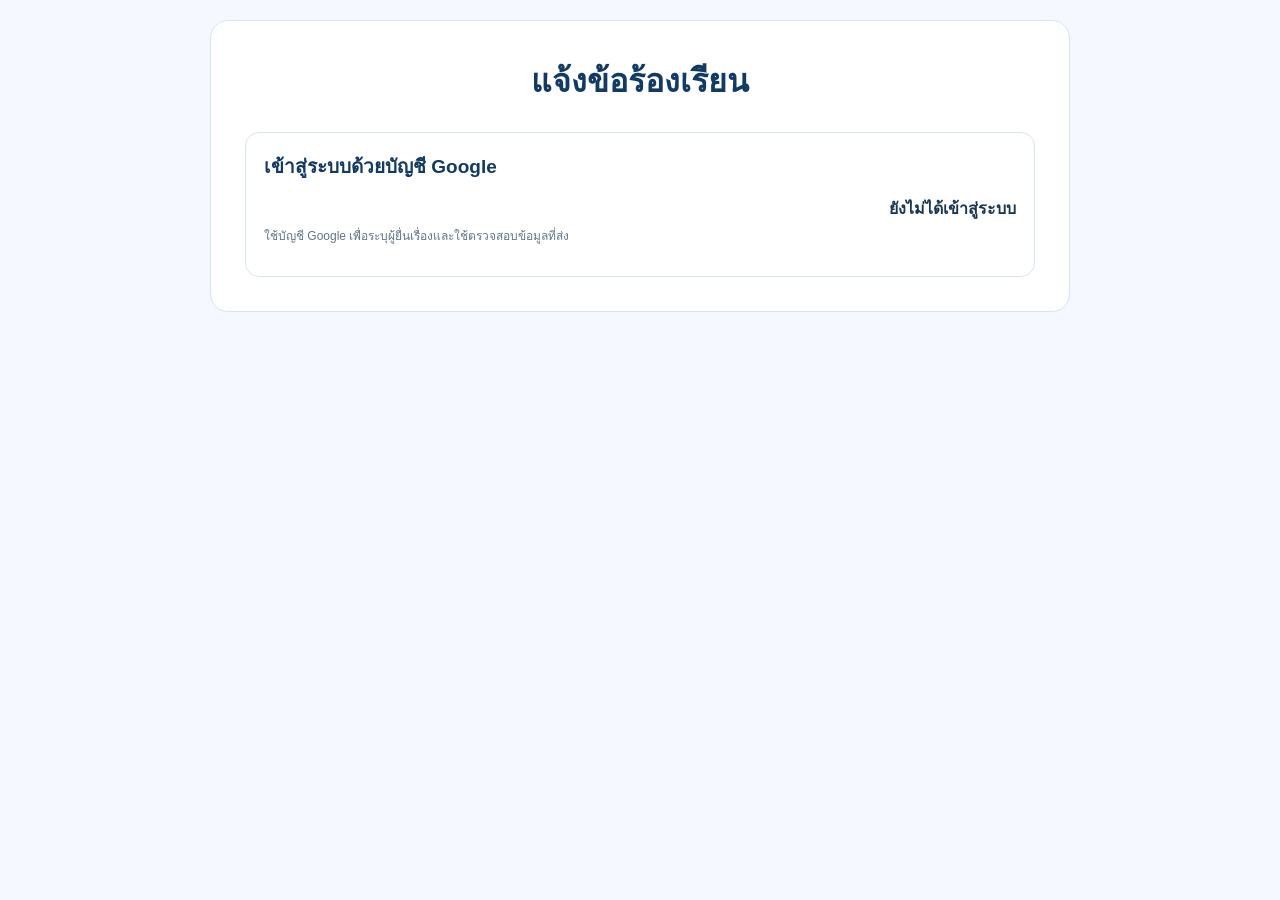
<file: intake/Intake.html>
<!doctype html>
<html lang="th"><head><base target="_top"><meta charset="utf-8"><meta name="viewport" content="width=device-width,initial-scale=1">
<script src="https://accounts.google.com/gsi/client" async defer></script>
<style>
:root{--blue:#0869b4;--ink:#113a65;--border:#d6e4f1}*{box-sizing:border-box}
body{font-family:Tahoma,"Noto Sans Thai",sans-serif;background:#f5f9ff;color:#163652;margin:0;padding:20px}
main{max-width:860px;margin:0 auto;background:#fff;border:1px solid var(--border);border-radius:18px;padding:clamp(18px,4vw,34px)}
h1{font-size:clamp(24px,3vw,32px);text-align:center;color:var(--ink);margin:0 0 6px}
h2{font-size:19px;color:var(--ink);margin:0 0 15px}
.subtitle{text-align:center;color:#52687f;margin:0 0 26px}
section{border:1px solid var(--border);border-radius:14px;padding:18px;margin-top:16px}
label{display:block;font-weight:600;font-size:14px;margin-bottom:6px}
input,textarea,select{width:100%;border:1px solid #bcd0e1;border-radius:8px;padding:11px 12px;font:inherit;color:#173553;background:#fff}
textarea{min-height:125px;resize:vertical}input:focus,textarea:focus{outline:2px solid #78baf6;outline-offset:1px}
.grid{display:grid;grid-template-columns:repeat(2,minmax(0,1fr));gap:14px}
.field{margin-bottom:15px}.required{color:#bc2941}
.help{font-size:12px;color:#60768b;line-height:1.6;margin-top:6px}
button{font:inherit;background:var(--blue);border:0;color:white;border-radius:8px;padding:13px 22px;cursor:pointer;font-weight:700}
button:hover{background:#064983}button:disabled{background:#89acc7;cursor:wait}
.alert{padding:14px;border-radius:8px;background:#f0f5fa;border:1px solid #d1e3f2;margin-top:16px;line-height:1.7}
.error{background:#fff2f3;border-color:#f3c3cd;color:#9d2037}.success{background:#e9f7ef;border-color:#b4e2c5;color:#18623c}
.identity{display:flex;align-items:center;justify-content:space-between;gap:12px;flex-wrap:wrap}
ul{margin:5px 0 0;padding-left:22px}strong{font-weight:700}fieldset{border:0;padding:0;margin:0 0 15px}legend{font-weight:700;margin-bottom:10px}
.choice{display:inline-flex;align-items:center;gap:7px;margin-right:20px;font-weight:400}.choice input{width:auto}
#result[hidden],#formBody[hidden],#rewardDocs[hidden]{display:none}
@media(max-width:560px){.grid{grid-template-columns:1fr}body{padding:8px}main{padding:15px}section{padding:14px}}
</style></head><body>
<main>
<h1>แจ้งข้อร้องเรียน</h1>
<p id="subtitle" class="subtitle"></p>
<section aria-label="ยืนยันตัวตนด้วย Google">
  <h2>เข้าสู่ระบบด้วยบัญชี Google</h2>
  <div class="identity"><div id="googleButton"></div><strong id="identityText">ยังไม่ได้เข้าสู่ระบบ</strong></div>
  <p class="help">ใช้บัญชี Google เพื่อระบุผู้ยื่นเรื่องและใช้ตรวจสอบข้อมูลที่ส่ง</p>
</section>
<form id="complaintForm" novalidate>
<div id="formBody" hidden>
<section>
  <h2>ข้อมูลผู้ร้องเรียน</h2>
  <div class="grid">
    <div class="field"><label for="name">ชื่อ - นามสกุล <span class="required">*</span></label><input id="name" maxlength="150" required autocomplete="name"></div>
    <div class="field"><label for="phone">โทรศัพท์ <span class="required">*</span></label><input id="phone" type="tel" maxlength="30" required autocomplete="tel"></div>
  </div>
  <div class="field" id="nationalIdField"><label for="nationalId">เลขบัตรประจำตัวประชาชน <span class="required">*</span></label><input id="nationalId" inputmode="numeric" pattern="[0-9]{13}" maxlength="13" autocomplete="off"><div class="help">กรอกเฉพาะกรณีประสงค์ขอรับเงินสินบนนำจับ</div></div>
  <fieldset><legend>การแจ้งผลกลับ</legend><label class="choice"><input type="radio" name="wantsReply" value="yes" checked> ต้องการให้แจ้งผลกลับ</label><label class="choice"><input type="radio" name="wantsReply" value="no"> ไม่ต้องการให้แจ้งผลกลับ</label></fieldset>
</section>
<section>
  <h2>รายละเอียดการร้องเรียน</h2>
  <div class="field"><label for="subject">เรื่องที่ร้องเรียน <span class="required">*</span></label><input id="subject" required maxlength="200"></div>
  <div class="field"><label for="place">ชื่อ/ที่ตั้งสถานประกอบการ หรือสถานที่เกิดเหตุ <span class="required">*</span></label><textarea id="place" required maxlength="500"></textarea></div>
  <div class="field"><label for="details">รายละเอียดเรื่องร้องเรียน <span class="required">*</span></label><textarea id="details" required maxlength="8000"></textarea></div>
</section>
<section>
  <h2>หลักฐานประกอบ</h2>
  <div class="field"><label for="images">รูปภาพหลักฐาน 1–4 ภาพ <span class="required">*</span></label><input id="images" type="file" multiple required accept="image/jpeg,image/png,image/webp"><div class="help">JPG / PNG / WebP ไม่เกิน 5 MB ต่อภาพ</div></div>
  <div class="field"><label for="video">วิดีโอประกอบ (ถ้ามี)</label><input id="video" type="file" accept="video/mp4"><div class="help">MP4 ไม่เกิน 12 MB</div></div>
  <div id="rewardDocs" hidden>
    <h2>เอกสารสำหรับขอรับเงินสินบนนำจับ</h2>
    <div class="field"><label for="NJ1">แบบ น.จ.1 (PDF) <span class="required">*</span></label><input id="NJ1" type="file" accept="application/pdf"></div>
    <div class="field"><label for="BANK_REQUEST">แบบคำขอรับเงินผ่านธนาคาร (PDF) <span class="required">*</span></label><input id="BANK_REQUEST" type="file" accept="application/pdf"></div>
    <div class="field"><label for="ID_COPY">สำเนาบัตรประชาชน (PDF) <span class="required">*</span></label><input id="ID_COPY" type="file" accept="application/pdf"></div>
    <div class="field"><label for="BOOKBANK_COPY">สำเนา Bookbank (PDF) <span class="required">*</span></label><input id="BOOKBANK_COPY" type="file" accept="application/pdf"></div>
    <p class="help">เอกสาร PDF ไม่เกิน 10 MB ต่อไฟล์</p>
  </div>
</section>
<section>
  <label class="choice"><input id="consent" type="checkbox" required> ยืนยันว่าข้อมูลที่แจ้งเป็นความจริงและรับทราบว่าจะนำข้อมูลไปใช้เพื่อดำเนินการเกี่ยวกับเรื่องร้องเรียน</label>
  <p class="help">โปรดตรวจสอบประกาศการคุ้มครองข้อมูลส่วนบุคคลของหน่วยงานก่อนเปิดใช้ระบบจริง</p>
  <button id="send" type="submit">ส่งเรื่องร้องเรียน</button>
</section>
</div>
</form>
<div id="result" class="alert" role="status" aria-live="polite" hidden></div>
</main>
<script>
const INTENT=<?= JSON.stringify(intent) ?>;
const CLIENT_ID=<?= JSON.stringify(clientId) ?>;
let idToken='',nonce=crypto.randomUUID(),caseId='';
const $=id=>document.getElementById(id);
$('subtitle').textContent=INTENT==='reward'?'ประสงค์ขอรับเงินสินบนนำจับ':'ไม่ประสงค์ขอรับเงินสินบนนำจับ';
$('rewardDocs').hidden=INTENT!=='reward';
$('nationalIdField').hidden=INTENT!=='reward';
function report(message,mode=''){const d=$('result');d.hidden=false;d.textContent=message;d.className='alert '+mode;d.scrollIntoView({behavior:'smooth',block:'nearest'});}
function callServer(method,data){return new Promise((resolve,reject)=>{google.script.run.withSuccessHandler(resolve).withFailureHandler(reject)[method](data);});}
function signin(r){idToken=r.credential||'';const payload=idToken.split('.')[1];if(!payload){report('เข้าสู่ระบบไม่สำเร็จ','error');return;}
try{const user=JSON.parse(atob(payload.replace(/-/g,'+').replace(/_/g,'/')));$('identityText').textContent=user.email||'เข้าสู่ระบบแล้ว';$('formBody').hidden=false;$('result').hidden=true;}catch{report('ไม่สามารถอ่านข้อมูลบัญชีได้','error');}}
window.addEventListener('load',()=>{
  if(CLIENT_ID.startsWith('SET_')){report('ระบบยังไม่เปิดรับเรื่อง: กรุณาให้เจ้าหน้าที่ตั้งค่า Google OAuth Client ID','error');return;}
  if(!window.google?.accounts?.id){report('ไม่สามารถโหลด Google Login ได้ กรุณาเปิดใหม่','error');return;}
  google.accounts.id.initialize({client_id:CLIENT_ID,callback:signin,auto_select:false});
  google.accounts.id.renderButton($('googleButton'),{theme:'outline',size:'large',text:'signin_with'});
});
function checkFiles(){
  const images=Array.from($('images').files);
  if(images.length<1||images.length>4)throw Error('กรุณาเลือกภาพหลักฐาน 1–4 ภาพ');
  if(images.some(f=>!['image/jpeg','image/png','image/webp'].includes(f.type)||f.size>5*1024*1024))throw Error('ภาพต้องเป็น JPG/PNG/WebP และไม่เกิน 5 MB ต่อภาพ');
  const v=$('video').files[0];
  if(v&&(v.type!=='video/mp4'||v.size>12*1024*1024))throw Error('วิดีโอต้องเป็น MP4 ไม่เกิน 12 MB');
  const files=images.map(f=>({kind:'image',file:f}));
  if(v)files.push({kind:'video',file:v});
  if(INTENT==='reward'){
    for(const id of ['NJ1','BANK_REQUEST','ID_COPY','BOOKBANK_COPY']){
      const f=$(id).files[0];
      if(!f||f.type!=='application/pdf'||f.size>10*1024*1024)throw Error('กรุณาแนบ '+$(id).labels[0].textContent+' ขนาดไม่เกิน 10 MB');
      files.push({kind:id,file:f});
    }
  }
  return files;
}
function encode(file){return new Promise((resolve,reject)=>{const r=new FileReader();r.onerror=()=>reject(Error('อ่านไฟล์ไม่สำเร็จ'));r.onload=()=>resolve(String(r.result).split(',')[1]);r.readAsDataURL(file);});}
$('complaintForm').addEventListener('submit',async e=>{
  e.preventDefault();
  if(!idToken){report('กรุณาเข้าสู่ระบบ Google ก่อน','error');return;}
  if(!$('consent').checked){report('กรุณายืนยันข้อมูลก่อนส่ง','error');return;}
  const required=['name','phone','subject','place','details'];
  if(required.some(id=>!$(id).value.trim())){report('กรุณากรอกข้อมูลจำเป็นให้ครบถ้วน','error');return;}
  if(INTENT==='reward'&&!/^\d{13}$/.test($('nationalId').value.trim())){report('กรุณากรอกเลขบัตรประชาชน 13 หลัก','error');return;}
  let attachments;try{attachments=checkFiles();}catch(err){report(err.message,'error');return;}
  const btn=$('send');btn.disabled=true;
  try{
    report('กำลังเปิดเลขรับเรื่องและสร้างโฟลเดอร์...');
    const started=await callServer('startComplaint',{idToken,intent:INTENT,nonce,
      name:$('name').value,phone:$('phone').value,subject:$('subject').value,
      place:$('place').value,details:$('details').value,nationalId:$('nationalId').value,
      wantsReply:document.querySelector('input[name=wantsReply]:checked').value});
    caseId=started.caseId;
    for(let i=0;i<attachments.length;i++){
      report('เลขรับเรื่อง '+caseId+' — กำลังบันทึกหลักฐาน '+(i+1)+'/'+attachments.length);
      const {kind,file}=attachments[i];
      const base64=await encode(file);
      await callServer('uploadEvidence',{idToken,caseId,kind,mime:file.type,base64});
    }
    const finished=await callServer('finishComplaint',{idToken,caseId});
    if(finished.status!=='SUBMITTED')throw Error('ไม่สามารถยืนยันสถานะรับเรื่องได้');
    report('ส่งเรื่องสำเร็จ เลขรับเรื่อง: '+caseId+' กรุณาเก็บเลขรับเรื่องไว้','success');
    $('formBody').hidden=true;
  }catch(err){report('ยังไม่ยืนยันการรับเรื่อง'+(caseId?' เลขร่างเรื่อง '+caseId:'')+' : '+(err.message||String(err))+' กรุณาติดต่อเจ้าหน้าที่หากอัปโหลดไม่สำเร็จ','error');}
  finally{btn.disabled=false;}
});
</script></body></html>
</file>
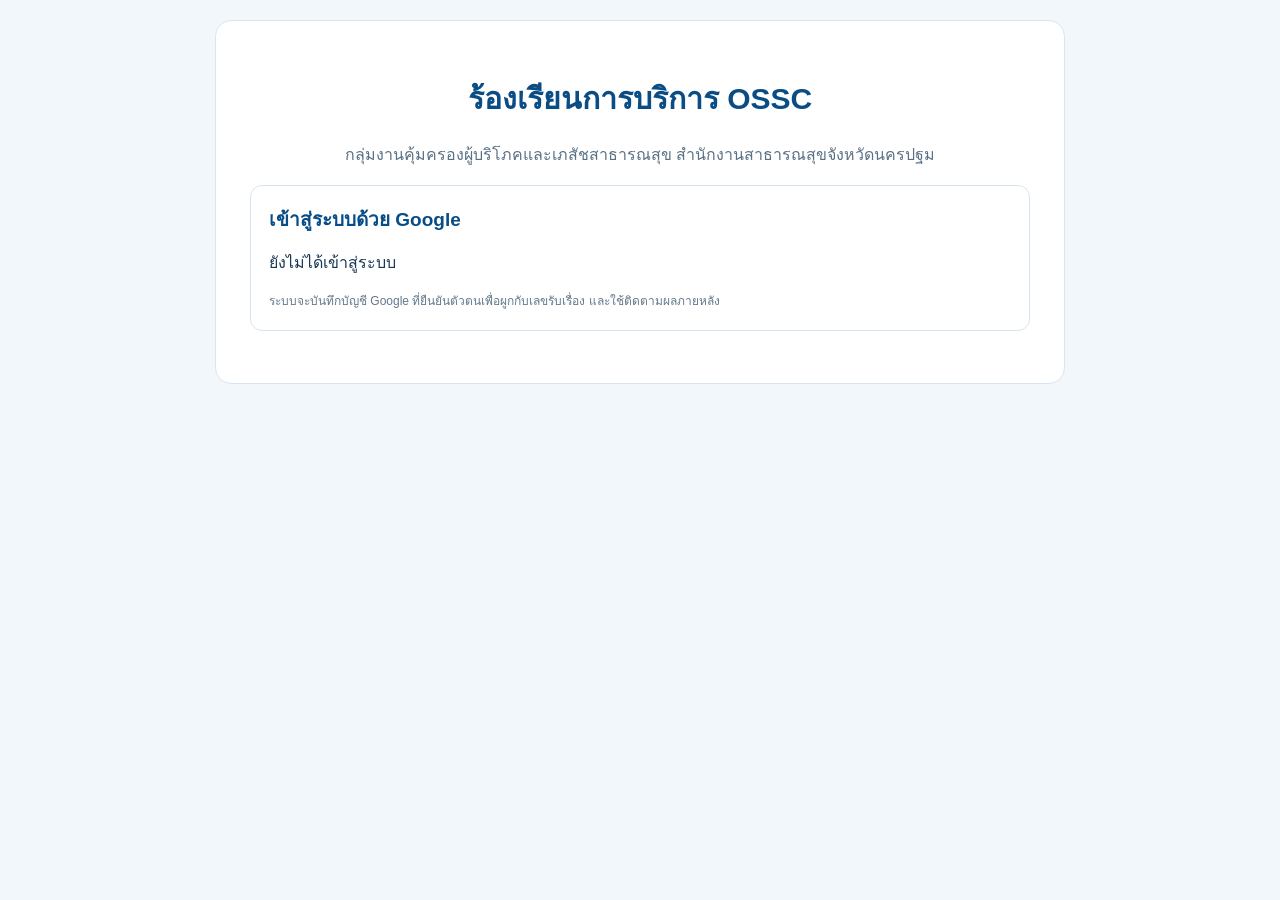
<file: intake/Ossc.html>
<!doctype html>
<html lang="th"><head><base target="_top"><meta charset="utf-8"><meta name="viewport" content="width=device-width,initial-scale=1">
<script src="https://accounts.google.com/gsi/client" async defer></script>
<title>ร้องเรียนการบริการ OSSC | E-Complaint</title><style>
*{box-sizing:border-box}body{margin:0;background:#f2f7fc;color:#183755;font-family:Tahoma,"Noto Sans Thai",sans-serif}
main{max-width:850px;margin:20px auto;padding:clamp(18px,4vw,34px);background:white;border:1px solid #d8e5f1;border-radius:16px}
header{text-align:center}h1{font-size:clamp(23px,3vw,30px);color:#0a4d85}header p{color:#5a7085}h2{font-size:19px;color:#084d87;margin:0 0 15px}
section{border:1px solid #d6e5f0;border-radius:12px;padding:18px;margin:18px 0}label{display:block;font-weight:700;font-size:14px;margin-bottom:6px}
input:not([type=checkbox]):not([type=radio]),textarea{width:100%;font:inherit;border:1px solid #b9d0e1;border-radius:8px;padding:11px;background:white}
textarea{min-height:115px;resize:vertical}.grid{display:grid;grid-template-columns:1fr 1fr;gap:14px}.field{margin-bottom:16px}
small{display:block;font-size:12px;color:#62788a;line-height:1.7;margin-top:6px}button{border:0;border-radius:9px;background:#0a70b7;color:white;font:inherit;font-weight:700;padding:12px 20px;cursor:pointer}button:disabled{background:#8baac3}
.choice{display:flex;align-items:start;gap:9px;line-height:1.7}.choice input{margin-top:5px}.message{padding:14px;border:1px solid #c5dff2;background:#edf7ff;border-radius:9px;line-height:1.7;margin-top:16px}
.error{background:#fff0f2;color:#8f2140;border-color:#eebdcb}.success{background:#ecf8f0;color:#1c6439;border-color:#a6dbb6}
[hidden]{display:none!important}@media(max-width:560px){.grid{grid-template-columns:1fr}body{font-size:14px}main{border-radius:0;margin:0;padding:15px}}
</style></head><body>
<main><header><h1>ร้องเรียนการบริการ OSSC</h1><p>กลุ่มงานคุ้มครองผู้บริโภคและเภสัชสาธารณสุข สำนักงานสาธารณสุขจังหวัดนครปฐม</p></header>
<section><h2>เข้าสู่ระบบด้วย Google</h2><div id="googleButton"></div><p id="identity">ยังไม่ได้เข้าสู่ระบบ</p>
<small>ระบบจะบันทึกบัญชี Google ที่ยืนยันตัวตนเพื่อผูกกับเลขรับเรื่อง และใช้ติดตามผลภายหลัง</small></section>
<form id="requestForm" hidden>
<section><h2>ข้อมูลผู้แจ้งเรื่อง</h2>
<div class="grid"><div class="field"><label for="name">ชื่อ-สกุล *</label><input id="name" required maxlength="150" autocomplete="name"></div>
<div class="field"><label for="phone">หมายเลขโทรศัพท์ที่ติดต่อได้ *</label><input id="phone" required maxlength="30" type="tel" autocomplete="tel"></div></div>
<div class="field"><label for="altEmail">อีเมลสำหรับติดต่อเพิ่มเติม (ถ้ามี)</label><input id="altEmail" type="email" maxlength="255"></div>
</section>
<section><h2>รายละเอียดเรื่องที่แจ้ง</h2>
<div class="field"><label for="subject">หัวข้อเรื่อง *</label><input id="subject" required maxlength="200"></div>
<div class="field"><label for="place">ช่องบริการหรือสถานที่ให้บริการ OSSC *</label><textarea id="place" required maxlength="500" placeholder="ระบุจุดบริการหรือช่องบริการ (ถ้าทราบ)"></textarea></div>
<div class="grid"><div class="field"><label for="eventDate">วันที่พบเหตุการณ์ (ถ้าทราบ)</label><input id="eventDate" type="date"></div>
<div class="field"><label for="categoryDetail">ประเภทบริการที่ติดต่อ (ถ้าทราบ)</label><input id="categoryDetail" maxlength="200"></div></div>
<div class="field"><label for="details">รายละเอียดและข้อเท็จจริง *</label><textarea id="details" required maxlength="8000"></textarea><small>ระบุเหตุการณ์ที่พบ วันเวลา และข้อเสนอแนะหรือการแก้ไขที่ต้องการ</small></div>
<div class="field"><label for="desiredAction">สิ่งที่ต้องการให้หน่วยงานดำเนินการ</label><textarea id="desiredAction" maxlength="3000"></textarea></div>
<div class="field"><label for="evidence">แนบภาพ เสียง วิดีโอ หรือ PDF (ถ้ามี)</label><input id="evidence" type="file" multiple accept="image/jpeg,image/png,image/webp,audio/mpeg,audio/wav,audio/ogg,video/mp4,application/pdf"><small>ไม่เกิน 10 MB ต่อไฟล์ สูงสุด 5 ไฟล์ต่อเรื่อง</small></div>
</section>
<section><h2>การแจ้งผลและยืนยันข้อมูล</h2>
<label class="choice"><input type="checkbox" id="wantsReply" checked> ต้องการรับการแจ้งผลผ่านระบบด้วยบัญชี Google ที่ใช้ยื่นเรื่อง</label>
<label class="choice"><input type="checkbox" id="confirm" required> ข้าพเจ้ารับรองว่าข้อมูลที่แจ้งเป็นความจริงตามที่ทราบและยอมรับการนำข้อมูลไปใช้เพื่อพิจารณาและดำเนินการเกี่ยวกับเรื่องที่แจ้ง</label>
<small>โปรดตรวจสอบประกาศความเป็นส่วนตัวของหน่วยงานก่อนเปิดรับข้อมูลจริง</small>
<button id="send" type="submit">ส่งเรื่อง</button></section></form>
<div id="message" role="status" aria-live="polite" class="message" hidden></div>
</main><script>
const CLIENT_ID=<?= JSON.stringify(clientId) ?>;
const INTENT='ossc';
let token='',nonce=(crypto.randomUUID?crypto.randomUUID():Math.random().toString(16).slice(2).padEnd(16,'0')),caseId='';
const el=id=>document.getElementById(id);
function announce(t,kind=''){const d=el('message');d.hidden=false;d.textContent=t;d.className='message '+kind;}
function api(action,data){return new Promise((resolve,reject)=>google.script.run.withSuccessHandler(resolve).withFailureHandler(reject)[action](data));}
window.addEventListener('load',()=>{
 if(CLIENT_ID.startsWith('SET_')){announce('ระบบยังไม่เปิดรับเรื่อง: ยังไม่ได้ตั้งค่าระบบ Google Login','error');return;}
 if(!window.google?.accounts?.id){announce('ไม่สามารถโหลด Google Login ได้','error');return;}
 google.accounts.id.initialize({client_id:CLIENT_ID,callback:r=>{
   token=r.credential||'';
   try{const payload=JSON.parse(atob(token.split('.')[1].replace(/-/g,'+').replace(/_/g,'/')));
   el('identity').textContent='เข้าสู่ระบบ: '+payload.email;el('requestForm').hidden=false;el('message').hidden=true;
   }catch{announce('ไม่สามารถเข้าสู่ระบบได้','error');}
 },auto_select:false});
 google.accounts.id.renderButton(el('googleButton'),{theme:'outline',size:'large',text:'signin_with'});
});
const accepted=['image/jpeg','image/png','image/webp','audio/mpeg','audio/wav','audio/ogg','video/mp4','application/pdf'];
function encode(f){return new Promise((resolve,reject)=>{const reader=new FileReader();reader.onerror=()=>reject(Error('อ่านไฟล์ไม่สำเร็จ'));reader.onload=()=>resolve(String(reader.result).split(',')[1]);reader.readAsDataURL(f);});}
el('requestForm').addEventListener('submit',async e=>{
 e.preventDefault();if(!token){announce('กรุณาเข้าสู่ระบบ Google','error');return;}
 if(!el('requestForm').reportValidity()||!el('confirm').checked)return;
 const files=[...el('evidence').files];
 if(files.length>5||files.some(f=>!accepted.includes(f.type)||f.size===0||f.size>10*1024*1024)){announce('ไฟล์ไม่ถูกต้อง: สูงสุด 5 ไฟล์ ไม่เกิน 10 MB ต่อไฟล์','error');return;}
 const btn=el('send');btn.disabled=true;
 try{
  announce('กำลังสร้างเลขรับเรื่อง...');
  const text=el('details').value+(el('categoryDetail').value.trim()?'\nรายละเอียดประเภท: '+el('categoryDetail').value.trim():'');
  const created=await api('startComplaint',{idToken:token,nonce,intent:INTENT,
    name:el('name').value,phone:el('phone').value,altEmail:el('altEmail').value,
    subject:el('subject').value,place:el('place').value,details:text,
    eventDate:el('eventDate').value,desiredAction:el('desiredAction').value,
    wantsReply:el('wantsReply').checked?'yes':'no',acceptTerms:true});
  caseId=created.caseId;
  for(let i=0;i<files.length;i++){
    announce('เลขรับเรื่อง '+caseId+' — กำลังอัปโหลด '+(i+1)+'/'+files.length);
    await api('uploadEvidence',{idToken:token,caseId,kind:'evidence',mime:files[i].type,base64:await encode(files[i])});
  }
  const done=await api('finishComplaint',{idToken:token,caseId});
  if(done.status!=='SUBMITTED')throw Error('ยังไม่ยืนยันการรับเรื่อง');
  announce('ส่งเรื่องสำเร็จ เลขรับเรื่อง: '+caseId+' กรุณาเก็บเลขนี้ไว้ติดตามสถานะ','success');el('requestForm').hidden=true;
 }catch(err){announce('ยังไม่ยืนยันการรับเรื่อง'+(caseId?' เลขร่าง '+caseId:'')+' — '+(err.message||String(err)),'error');}
 finally{btn.disabled=false;}
});
</script></body></html>
</file>
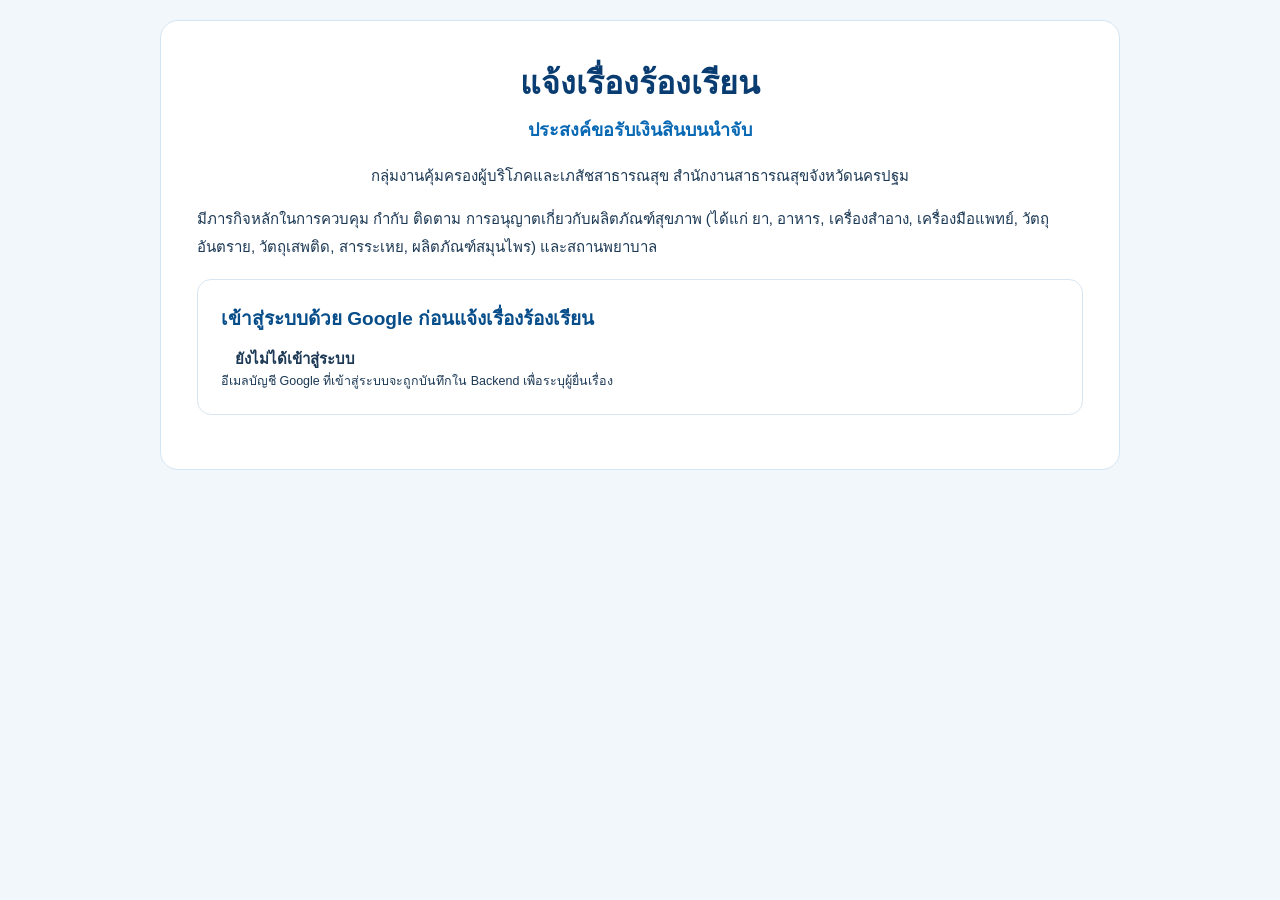
<file: intake/Reward.html>
<!doctype html>
<html lang="th"><head><base target="_top"><meta charset="utf-8"><meta name="viewport" content="width=device-width,initial-scale=1">
<script src="https://accounts.google.com/gsi/client" async defer></script>
<style>
*{box-sizing:border-box}body{margin:0;background:#f2f7fc;font-family:Tahoma,"Noto Sans Thai",sans-serif;color:#1b3854;font-size:15px}
main{max-width:960px;margin:20px auto;padding:clamp(16px,3vw,36px);background:white;border:1px solid #d4e5f3;border-radius:18px}
h1{text-align:center;font-size:clamp(23px,3vw,32px);margin:0;color:#093c70}h2{font-size:19px;color:#074d8a;margin:0 0 14px}
p{line-height:1.85} .center{text-align:center}.subtitle{font-size:18px;font-weight:700;color:#0869b4;margin:6px 0 12px}
section{border:1px solid #d8e6f1;border-radius:14px;padding:clamp(15px,2vw,23px);margin:18px 0}
.terms{background:#fbfdff}.terms li{line-height:1.85;margin-bottom:13px}.terms ul{margin-top:8px}.terms ul li{margin-bottom:5px}
label{display:block;font-weight:700;font-size:14px;margin-bottom:7px}input:not([type="checkbox"]):not([type="radio"]),textarea,select{display:block;width:100%;font:inherit;border:1px solid #b9cfdf;border-radius:8px;padding:11px;background:#fff;color:#193954}textarea{min-height:110px;resize:vertical}
input:focus,textarea:focus{outline:2px solid #73b5ed;outline-offset:2px}.grid{display:grid;grid-template-columns:1fr 1fr;gap:14px}
.field{margin:0 0 16px}.field small{display:block;color:#60758a;font-weight:400;margin-top:6px;line-height:1.6}
.check{display:flex;align-items:flex-start;gap:10px;font-weight:500;line-height:1.65}
.check input{width:18px;height:18px;flex:0 0 18px;margin-top:3px}fieldset{border:0;padding:0;margin:0 0 12px}legend{font-weight:700;margin-bottom:8px}
.choice{display:inline-flex;gap:7px;align-items:center;font-weight:500;margin-right:20px}.choice input{accent-color:#0869b4}
button{background:#0869b4;color:white;border:0;border-radius:8px;padding:13px 22px;font:inherit;font-weight:700;cursor:pointer}button:disabled{background:#91b4d0;cursor:wait}
.important{background:#edf5ff;padding:15px;border-radius:9px;border-left:4px solid #0876c9}
.alert{padding:14px;border-radius:9px;border:1px solid #cfe2f1;background:#eef5fc;margin-top:16px;line-height:1.8}
.error{background:#fff0f3;color:#94263e;border-color:#efbcc9}.success{background:#eaf8ed;color:#1b6337;border-color:#a6dbb6}
#formFields[hidden],#result[hidden],#replyContact[hidden],#termsGate[hidden]{display:none!important}
.req{color:#ba2d46}.identity{display:flex;gap:14px;align-items:center;flex-wrap:wrap}
@media(max-width:600px){body{font-size:14px}main{margin:0;border-radius:0}.grid{grid-template-columns:1fr}}
</style></head><body><main>
<h1>แจ้งเรื่องร้องเรียน</h1>
<p class="subtitle center">ประสงค์ขอรับเงินสินบนนำจับ</p>
<p class="center">กลุ่มงานคุ้มครองผู้บริโภคและเภสัชสาธารณสุข สำนักงานสาธารณสุขจังหวัดนครปฐม</p>
<p>มีภารกิจหลักในการควบคุม กำกับ ติดตาม การอนุญาตเกี่ยวกับผลิตภัณฑ์สุขภาพ (ได้แก่ ยา, อาหาร, เครื่องสำอาง, เครื่องมือแพทย์, วัตถุอันตราย, วัตถุเสพติด, สารระเหย, ผลิตภัณฑ์สมุนไพร) และสถานพยาบาล</p>
<section><h2>เข้าสู่ระบบด้วย Google ก่อนแจ้งเรื่องร้องเรียน</h2>
<div class="identity"><div id="googleButton"></div><strong id="signedMail">ยังไม่ได้เข้าสู่ระบบ</strong></div>
<small>อีเมลบัญชี Google ที่เข้าสู่ระบบจะถูกบันทึกใน Backend เพื่อระบุผู้ยื่นเรื่อง</small></section>
<div id="termsGate" hidden>
<section class="terms">
<h2>ข้อตกลง หลักเกณฑ์การแจ้งเรื่องร้องเรียนด้านผลิตภัณฑ์สุขภาพ ประสงค์ขอรับเงินสินบนนำจับ</h2>
<p><strong>กลุ่มงานคุ้มครองผู้บริโภคและเภสัชสาธารณสุข จังหวัดนครปฐม</strong></p>
<ol>
<li>ใช้ถ้อยคำหรือข้อความที่สุภาพ และต้องมี
<ul>
<li>วัน เดือน ปี</li>
<li>ชื่อ ที่อยู่ หมายเลขโทรศัพท์ อีเมล์ที่สามารถติดต่อถึงผู้ร้องเรียนได้</li>
<li>ข้อเท็จจริง หรือพฤติการณ์ของเรื่องที่ร้องเรียนได้อย่างชัดเจนว่าได้รับความเดือดร้อนหรือเสียหายอย่างไร ต้องการให้แก้ไขดำเนินการอย่างไร หรือชี้ช่องทางแจ้งเบาะแสเกี่ยวกับการทุจริตของเจ้าหน้าที่/หน่วยงานของกรมได้ชัดแจ้งเพียงพอที่สามารถดำเนินการสืบสวน สอบสวนได้</li>
<li>ระบุ พยาน เอกสาร พยานวัตถุ และพยานบุคคล (ถ้ามี)</li>
</ul></li>
<li>เรื่องร้องเรียนต้องเป็นเรื่องจริงที่มีมูลเหตุ มิได้หวังสร้างกระแสหรือสร้างข่าวที่เสียหายต่อบุคคล</li>
<li>การใช้บริการร้องเรียนของกระทรวงสาธารณสุขนั้น ต้องสามารถติดต่อกลับไปยังผู้ใช้บริการได้ เพื่อยืนยันว่ามีตัวตนจริง ไม่ได้สร้างเรื่องเพื่อกล่าวหาบุคคลอื่นหรือหน่วยงานต่างๆ ให้เกิดความเสียหาย</li>
<li>เป็นเรื่องที่ผู้ร้องได้รับความเดือดร้อน หรือเสียหาย อันเนื่องมาจากการปฏิบัติหน้าที่ต่างๆ ของเจ้าหน้าที่หรือหน่วยงานภายในสังกัดกระทรวงสาธารณสุข</li>
<li>เป็นเรื่องที่ประสงค์ขอให้กระทรวงสาธารณสุขช่วยเหลือหรือขจัดความเดือดร้อน ในด้านที่เกี่ยวข้องกับความรับผิดชอบหรือภารกิจของกระทรวง โดยตรง</li>
<li>เรื่องร้องเรียนที่มีข้อมูลไม่ครบถ้วน ไม่เพียงพอ หรือไม่สามารถหาข้อมูลเพิ่มเติมได้ในการดำเนินการตรวจสอบ สืบสวน สอบสวน ข้อเท็จจริง ตามรายละเอียดที่กล่าวมาในข้อที่ 1 นั้น จะยุติเรื่องทันที</li>
<li>ไม่เป็นเรื่องร้องเรียนที่เข้าลักษณะดังต่อไปนี้
<ul>
<li>เรื่องร้องเรียนที่เป็นบัตรสนเท่ห์ เว้นแต่บัตรสนเท่ห์นั้นจะระบุรายละเอียดตามข้อที่ 1 นั้น จึงจะรับไว้พิจารณาเป็นการเฉพาะเรื่อง</li>
<li>เรื่องร้องเรียนที่เข้าสู่กระบวนการยุติธรรมแล้ว หรือเป็นเรื่องที่ศาลได้มีคำสั่งพิพากษาหรือคำสั่งถึงที่สุดแล้ว</li>
<li>เรื่องร้องเรียนที่เกี่ยวข้องกับสถาบันพระมหากษัตริย์</li>
<li>เรื่องร้องเรียนที่เกี่ยวข้องกับนโยบายของรัฐบาล</li>
<li>เรื่องร้องเรียนที่หน่วยงานอื่นได้ดำเนินการตรวจสอบ พิจารณาวินิจฉัย และได้มีข้อสรุปผลการพิจารณาเป็นที่เรียบร้อยไปแล้ว</li>
</ul></li>
<li>ข้าพเจ้าขอรับรองว่าข้อเท็จจริงที่ได้ยื่นร้องเรียนต่อกระทรวงสาธารณสุขเป็นเรื่องที่เกิดขึ้นจริงทั้งหมดและขอรับผิดชอบต่อข้อเท็จจริงดังกล่าวข้างต้นทุกประการ</li>
<li>การนำความเท็จมาร้องเรียนต่อเจ้าหน้าที่ ซึ่งทำให้ผู้อื่นได้รับความเสียหายอาจเป็นความผิดฐานแจ้งความเท็จต่อเจ้าพนักงานตามประมวลกฎหมายอาญา</li>
</ol>
<p><strong>*ท่านยอมรับข้อตกลง หลักเกณฑ์ หรือไม่*</strong></p>
<div class="important">สำคัญ : หน่วยงานจะพิจารณาคำร้องของท่าน ภายใน 14 วันทำการ หากคำร้องนั้นไม่อยู่ในขอบข่ายการกำกับ ดูแล ของกลุ่มงานคุ้มครองผู้บริโภคและเภสัชสาธารณสุข จะมีเจ้าหน้าที่ของหน่วยงานติดต่อกลับไปยังท่านเพื่อแจ้งช่องทางในการร้องเรียนที่ถูกต้อง เหมาะสม ต่อไป (ติดต่อโทร.<strong>0 3424 3620 - 22</strong> <strong>0 3427 0349 ต่อ 124 หรือ 230</strong>)</div>
<p><label class="check"><input type="checkbox" id="acceptTerms">ข้าพเจ้ายอมรับ</label></p>
<p>การรับเรื่องร้องเรียนของท่านต้องใช้ข้อมูลที่เป็นจริงเท่านั้น และการรับรองร้องเรียนจากท่านจะสมบูรณ์ก็ต่อเมื่อสำนักงานสาธารณสุขจังหวัดได้ติดต่อกับท่านได้</p>
<p>ทั้งนี้เพื่อรับทราบรายละเอียดข้อเท็จจริง เพื่อใช้ในการตรวจสอบข้อเท็จจริงและแก้ไขปัญหาเรื่องร้องเรียน</p>
<p>ข้อความที่ท่านให้กับสำนักงานทั้งหมดจะเป็นเก็บความลับโดยจะเปิดเผยเฉพาะมูลเหตุที่เกิดข้อร้องเรียนที่จำเป็นต่อการพิสูจน์การกระทำความผิดเท่านั้น</p>
</section>
<form id="rewardForm">
<div id="formFields" hidden>
<section><h2>ข้อมูลผู้แจ้งเรื่องร้องเรียน</h2>
<div class="field"><label for="name">ชื่อ-สกุล ผู้แจ้งเรื่องร้องเรียน <span class="req">*</span></label>
<input id="name" maxlength="150" autocomplete="name" required><small>ข้อมูลเป็นความลับระหว่างผู้ร้องกับพนักงานเจ้าหน้าที่เท่านั้น ไม่เปิดเผยต่อผู้ประกอบการ</small></div>
<div class="grid"><div class="field"><label for="age">อายุ</label><input id="age" type="number" min="0" max="120"></div>
<div class="field"><label for="nationalId">เลขบัตรประชาชน <span class="req">*</span></label><input id="nationalId" inputmode="numeric" maxlength="13" pattern="[0-9]{13}" required></div></div>
<div class="field"><label for="issuer">ออกบัตรประชาชนโดย <span class="req">*</span></label><input id="issuer" maxlength="250" required></div>
<div class="field"><label for="address">ที่อยู่ <span class="req">*</span></label><textarea id="address" maxlength="1000" required></textarea></div>
<div class="field"><label for="identityCard">สำเนาบัตรประชาชน <span class="req">*</span></label><input id="identityCard" type="file" accept="image/jpeg,image/png,image/webp" required><small>อัปโหลดไฟล์ที่รองรับ 1 รายการ: image ขนาดสูงสุด 10 MB</small></div>
<div class="field"><label for="contactAddress">ที่อยู่ที่สามารถติดต่อได้ <span class="req">*</span></label><textarea id="contactAddress" maxlength="1000" required></textarea></div>
<div class="grid"><div class="field"><label for="phone">โทรศัพท์ที่สามารถติดต่อได้ <span class="req">*</span></label><input id="phone" type="tel" maxlength="30" required></div>
<div class="field"><label for="altEmail">อีเมล (ถ้ามี)</label><input id="altEmail" type="email" maxlength="255"></div></div>
<div class="field"><label for="lineId">LINE ID (ถ้ามี)</label><input id="lineId" maxlength="100"></div>
<fieldset><legend>ประสงค์ให้ตอบกลับกรณีดำเนินการตรวจสอบข้อเท็จจริงแล้วเสร็จหรือไม่</legend>
<label class="choice"><input type="radio" name="wantsReply" value="yes" checked> ประสงค์</label>
<label class="choice"><input type="radio" name="wantsReply" value="no"> ไม่ประสงค์</label>
</fieldset>
<div id="replyContact" class="field"><label for="replyDetails">หากประสงค์ให้ตอบกลับหลังดำเนินการแล้วเสร็จ</label><textarea id="replyDetails" maxlength="1000"></textarea></div>
</section>
<section><h2>รายละเอียดข้อร้องเรียนของท่าน</h2>
<div class="grid"><div class="field"><label for="eventDate">วัน เดือน ปี <span class="req">*</span></label><input id="eventDate" type="date" required></div>
<div class="field"><label for="subject">เรื่องที่ร้องเรียน <span class="req">*</span></label><input id="subject" maxlength="200" required></div></div>
<div class="field"><label for="place">สถานที่หรือสถานประกอบการ <span class="req">*</span></label><textarea id="place" maxlength="500" required></textarea></div>
<div class="field"><label for="details">รายละเอียดข้อร้องเรียนของท่าน <span class="req">*</span></label><textarea id="details" maxlength="8000" required></textarea>
<small>เพิ่มเติมข้อมูลโดยละเอียด เช่น ประเด็นผลิตภัณฑ์มีสิ่งแปลกปลอมกรุณาใส่แหล่งที่ซื้อ วันที่ซื้อ และข้อมูลผลิตภัณฑ์ ประเด็นเภสัชกรไม่อยู่ ณ สถานที่ขายยา กรุณาระบุวันและเวลาที่พบเบาะแสโดยละเอียด</small></div>
<div class="field"><label for="desiredAction">ต้องการให้แก้ไขดำเนินการอย่างไร <span class="req">*</span></label><textarea id="desiredAction" maxlength="3000" required></textarea></div>
<div class="field"><label for="evidence">แนบไฟล์หรือรูปภาพ (ถ้ามี)</label><input id="evidence" type="file" multiple accept="image/jpeg,image/png,image/webp,video/mp4,audio/mpeg,audio/wav,audio/ogg,application/pdf"><small>อัปโหลดไฟล์เสียง video รูปภาพ ไฟล์ ไม่เกิน 10MB ต่อไฟล์ (สูงสุด 5 ไฟล์ต่อเรื่อง)</small></div>
</section>
<section><button id="send" type="submit">ส่งเรื่องร้องเรียน</button></section>
</div></form></div><div id="result" role="status" aria-live="polite" class="alert" hidden></div></main>
<script>
const CLIENT_ID=<?= JSON.stringify(clientId) ?>;
let idToken='',nonce=(crypto.randomUUID?crypto.randomUUID():Math.random().toString(16).slice(2).padEnd(16,'0')),caseId='';
const el=id=>document.getElementById(id);
function status(message,type=''){const v=el('result');v.hidden=false;v.textContent=message;v.className='alert '+type;v.scrollIntoView({block:'nearest'});}
function api(action,data){return new Promise((resolve,reject)=>google.script.run.withSuccessHandler(resolve).withFailureHandler(reject)[action](data));}
function signIn(r){
 idToken=r.credential||'';
 try{const part=idToken.split('.')[1];const user=JSON.parse(atob(part.replace(/-/g,'+').replace(/_/g,'/')));
 el('signedMail').textContent=user.email||'เข้าสู่ระบบแล้ว';el('termsGate').hidden=false;el('result').hidden=true;
 }catch{status('เข้าสู่ระบบ Google ไม่สำเร็จ','error');}
}
window.addEventListener('load',()=>{
 if(CLIENT_ID.startsWith('SET_')){status('ระบบยังไม่เปิดรับข้อมูล: เจ้าหน้าที่ยังไม่ได้ตั้งค่า Google Login','error');return;}
 if(!window.google?.accounts?.id){status('ไม่สามารถโหลด Google Login ได้','error');return;}
 google.accounts.id.initialize({client_id:CLIENT_ID,callback:signIn,auto_select:false});
 google.accounts.id.renderButton(el('googleButton'),{theme:'outline',size:'large',text:'signin_with'});
});
el('acceptTerms').addEventListener('change',()=>{el('formFields').hidden=!el('acceptTerms').checked;});
document.querySelectorAll('input[name=wantsReply]').forEach(x=>x.addEventListener('change',()=>el('replyContact').hidden=document.querySelector('input[name=wantsReply]:checked').value!=='yes'));
function fileCheck(f,types){return f&&types.includes(f.type)&&f.size<=10*1024*1024&&f.size>0;}
async function encoded(f){return new Promise((ok,no)=>{const rd=new FileReader();rd.onerror=()=>no(Error('อ่านไฟล์ไม่ได้'));rd.onload=()=>ok(String(rd.result).split(',')[1]);rd.readAsDataURL(f);});}
el('rewardForm').addEventListener('submit',async ev=>{
 ev.preventDefault();
 if(!idToken){status('กรุณาเข้าสู่ระบบก่อน','error');return;}
 if(!el('acceptTerms').checked){status('กรุณายอมรับข้อตกลง','error');return;}
 const form=ev.currentTarget;
 if(!form.reportValidity())return;
 const idf=el('identityCard').files[0],images=['image/jpeg','image/png','image/webp'];
 if(!fileCheck(idf,images)){status('สำเนาบัตรประชาชนต้องเป็นภาพ 1 รายการ ขนาดไม่เกิน 10 MB','error');return;}
 const files=[{kind:'identityCard',file:idf}],extra=[...el('evidence').files];
 const types=[...images,'video/mp4','audio/mpeg','audio/wav','audio/ogg','application/pdf'];
 if(extra.length>5||extra.some(f=>!fileCheck(f,types))){status('ไฟล์หลักฐานต้องเป็นประเภทที่รองรับ ขนาดไม่เกิน 10 MB ต่อไฟล์ และไม่เกิน 5 ไฟล์','error');return;}
 files.push(...extra.map(file=>({kind:'evidence',file})));
 const btn=el('send');btn.disabled=true;
 try{
 status('กำลังสร้างเลขรับเรื่อง...');
 const started=await api('startComplaint',{idToken,intent:'reward',nonce,acceptTerms:true,
 name:el('name').value,age:el('age').value,nationalId:el('nationalId').value,
 issuer:el('issuer').value,address:el('address').value,contactAddress:el('contactAddress').value,
 phone:el('phone').value,altEmail:el('altEmail').value,lineId:el('lineId').value,
 wantsReply:document.querySelector('input[name=wantsReply]:checked').value,
 replyDetails:el('replyDetails').value,
 subject:el('subject').value,place:el('place').value,details:el('details').value,
 desiredAction:el('desiredAction').value,eventDate:el('eventDate').value});
 caseId=started.caseId;
 for(let i=0;i<files.length;i++){
 status('เลขรับเรื่อง '+caseId+' กำลังบันทึกไฟล์ '+(i+1)+'/'+files.length);
 await api('uploadEvidence',{idToken,caseId,kind:files[i].kind,mime:files[i].file.type,base64:await encoded(files[i].file)});
 }
 const result=await api('finishComplaint',{idToken,caseId});
 if(result.status!=='SUBMITTED')throw Error('ยังไม่ยืนยันสถานะรับเรื่อง');
 status('ส่งเรื่องเรียบร้อย เลขรับเรื่อง: '+caseId,'success');
 el('formFields').hidden=true;
 }catch(error){status('ยังไม่ยืนยันการรับเรื่อง'+(caseId?' หมายเลขร่าง '+caseId:'')+' : '+(error.message||error),'error');}
 finally{btn.disabled=false;}
});
</script></body></html>
</file>
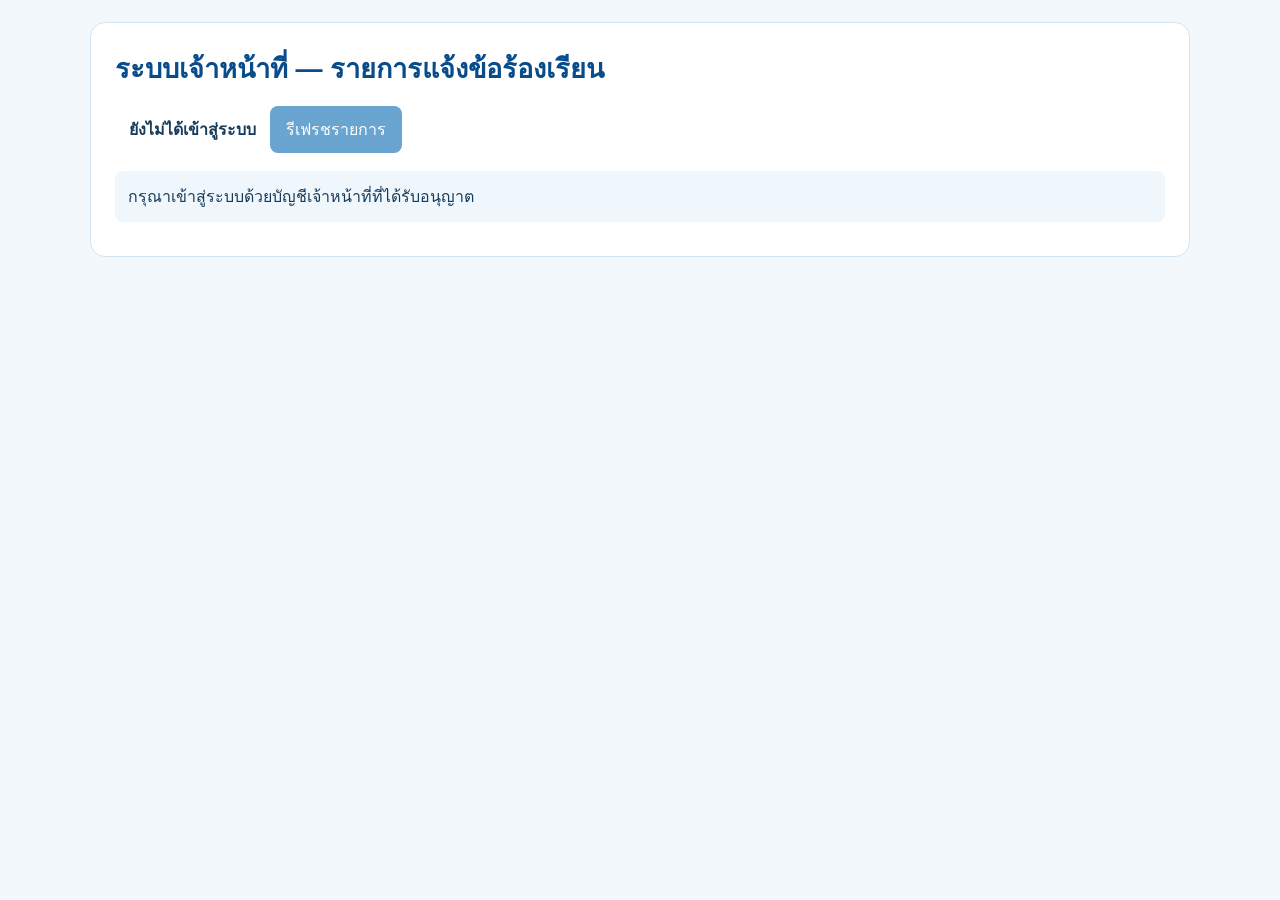
<file: intake/Staff.html>
<!doctype html>
<html lang="th"><head><base target="_top"><meta charset="utf-8"><meta name="viewport" content="width=device-width,initial-scale=1">
<script src="https://accounts.google.com/gsi/client" async defer></script>
<style>
*{box-sizing:border-box}body{margin:0;background:#f3f8fd;color:#173b5c;font-family:Tahoma,"Noto Sans Thai",sans-serif}
main{max-width:1100px;margin:22px auto;padding:24px;background:white;border:1px solid #d3e4f2;border-radius:15px}
h1{color:#084c8c;margin:0 0 16px;font-size:27px}h2{color:#084c8c;font-size:20px}
.bar{display:flex;align-items:center;gap:14px;flex-wrap:wrap;margin:14px 0 18px}
button{border:0;background:#0869b4;color:white;border-radius:8px;padding:11px 16px;font:inherit;cursor:pointer}
button:hover{background:#044e88}button:focus-visible,a:focus-visible{outline:3px solid #3aa2ff;outline-offset:3px}
button:disabled{opacity:.6;cursor:wait}.msg{padding:13px;background:#eff6fc;border-radius:8px;margin:10px 0}.error{background:#fff0f2;color:#a42840}
table{border-collapse:collapse;width:100%}th,td{text-align:left;border-bottom:1px solid #d7e3ee;padding:10px;vertical-align:top}th{background:#eff6fe}
.wrapper{overflow:auto}section{margin-top:25px;padding:18px;border:1px solid #d9e6f0;border-radius:12px}
.field{margin:12px 0}.field b{display:block;margin-bottom:5px}.field p{white-space:pre-wrap;margin:0;line-height:1.6;overflow-wrap:anywhere}
.file-row{display:flex;justify-content:space-between;gap:10px;align-items:center;margin:10px 0;border-bottom:1px solid #ebf1f6;padding-bottom:10px}
.response-panel{background:#f5f9fe;padding:15px;border-radius:10px;margin-top:20px}
.response-panel label{display:block;font-weight:700;margin:10px 0 6px}
.response-panel select,.response-panel textarea{width:100%;font:inherit;padding:10px;border:1px solid #bdcedd;border-radius:8px}
.response-panel textarea{min-height:95px;resize:vertical}
.hint{font-size:12px;line-height:1.8;color:#496981}
.summary-bar{display:flex;gap:10px;align-items:end;flex-wrap:wrap;margin-bottom:16px}
.summary-bar label{font-weight:700}.summary-bar input{font:inherit;border:1px solid #b8cfdf;border-radius:8px;padding:10px}
.summary-cards{display:grid;grid-template-columns:repeat(5,minmax(0,1fr));gap:12px}
.summary-cards article{border:1px solid #d4e4ef;background:#f4f9ff;border-radius:10px;padding:16px;text-align:center}
.summary-cards strong{font-size:29px;color:#0a518c;display:block;font-variant-numeric:tabular-nums}
.summary-cards span{font-size:13px;display:block}
@media(max-width:600px){.summary-cards{grid-template-columns:1fr}}
#detail[hidden],#list[hidden]{display:none!important}
@media(max-width:600px){main{margin:0;padding:14px;border-radius:0}th,td{font-size:13px}}
</style></head><body><main>
<h1>ระบบเจ้าหน้าที่ — รายการแจ้งข้อร้องเรียน</h1>
<div class="bar"><div id="googleButton"></div><strong id="signedMail">ยังไม่ได้เข้าสู่ระบบ</strong><button id="refresh" type="button" disabled>รีเฟรชรายการ</button></div>
<div id="message" class="msg" role="status" aria-live="polite">กรุณาเข้าสู่ระบบด้วยบัญชีเจ้าหน้าที่ที่ได้รับอนุญาต</div>
<section id="daily" hidden><h2>สถิติรับเรื่องร้องเรียนรายวัน</h2>
<div class="summary-bar"><label for="reportDate">เลือกวันที่</label><input id="reportDate" type="date">
<button type="button" id="loadDaily">แสดงรายงาน</button></div>
<div class="summary-cards">
<article><strong id="totalCount">—</strong><span>เรื่องร้องเรียนทั้งหมด</span></article>
<article><strong id="rewardCount">—</strong><span>ประสงค์ขอรับเงินสินบนนำจับ</span></article>
<article><strong id="noRewardCount">—</strong><span>ไม่ประสงค์ขอรับเงินสินบนนำจับ</span></article>
<article><strong id="inspectionCount">—</strong><span>แจ้งตรวจสอบมาตรฐานผลิตภัณฑ์/สถานประกอบการ</span></article>
<article><strong id="osscCount">—</strong><span>ร้องเรียนการบริการ OSSC</span></article>
</div><p class="hint">นับจากวันที่ยื่นสำเร็จ (เวลาไทย) ไม่นับคำร้องที่ยังเป็นร่าง และไม่นับจำนวนไฟล์หลักฐาน</p></section>
<section id="list" hidden><h2>เรื่องร้องเรียนที่ยื่นแล้ว</h2>
<div class="wrapper"><table><thead><tr><th>เลขรับเรื่อง</th><th>วันที่</th><th>ประเภท</th><th>ผู้ร้องเรียน</th><th>เรื่อง</th><th>สถานะ</th><th>ตรวจสอบ</th></tr></thead><tbody id="rows"></tbody></table></div></section>
<section id="detail" hidden><h2 id="detailTitle">รายละเอียดคำร้อง</h2><div id="fields"></div><h2>ไฟล์หลักฐาน</h2><div id="files"></div>
<div class="response-panel"><h2>อัปเดตสถานะและแจ้งผลผ่านระบบ</h2>
<p class="hint">ผู้ร้องที่เข้าสู่ระบบด้วยบัญชี Google เดิมเท่านั้นจึงจะดูผลได้ ระบบยังไม่ส่ง Gmail และห้ามใส่ข้อมูลบัตรประชาชนหรือรายละเอียดของบุคคลอื่น</p>
<form id="responseForm"><label for="caseStatus">สถานะคำร้อง</label>
<select id="caseStatus"><option value="RECEIVED">รับเรื่องแล้ว</option><option value="IN_REVIEW">อยู่ระหว่างตรวจสอบ</option><option value="NEED_INFORMATION">ขอข้อมูลเพิ่มเติม</option><option value="COMPLETED">ดำเนินการแล้วเสร็จ</option><option value="CLOSED">ยุติเรื่อง</option></select>
<label for="responseMessage">ข้อความแจ้งผู้ร้อง</label><textarea id="responseMessage" maxlength="2000" required minlength="5" placeholder="แจ้งขั้นตอนหรือผลการดำเนินงาน โดยไม่ใส่ข้อมูลอ่อนไหว"></textarea>
<button id="saveResponse" type="submit">บันทึกสถานะและข้อความแจ้งผล</button>
</form><form id="pdfForm"><label for="responsePdf">แนบ PDF ความคืบหน้า (เก็บในโฟลเดอร์เดียวกับคำร้องเดิม)</label><input type="file" id="responsePdf" accept="application/pdf,.pdf" required><p class="hint">เฉพาะ PDF ไม่เกิน 10 MB ต่อไฟล์ ผู้ร้องเรียนเจ้าของเรื่องเท่านั้นที่จะเปิดผ่านหน้าติดตามได้</p><button type="submit" id="uploadPdf">อัปโหลด PDF ให้ผู้ร้องเรียน</button>
</form></div></section>
</main><script>
const CLIENT_ID=<?= JSON.stringify(clientId) ?>;
let token='',currentCaseId='';
const el=id=>document.getElementById(id);
function msg(v,failed=false){el('message').textContent=v;el('message').className='msg'+(failed?' error':'');}
function api(method,data){return new Promise((ok,no)=>google.script.run.withSuccessHandler(ok).withFailureHandler(no)[method](data));}
function addText(tag,str,parent){const x=document.createElement(tag);x.textContent=String(str??'');parent.appendChild(x);return x;}
function appendField(holder,key,value){const d=document.createElement('div');d.className='field';addText('b',key,d);addText('p',value??'',d);holder.appendChild(d);}
function signin(r){token=r.credential||'';try{const v=JSON.parse(atob(token.split('.')[1].replace(/-/g,'+').replace(/_/g,'/')));el('signedMail').textContent=v.email;el('refresh').disabled=false;load();}catch{msg('เข้าสู่ระบบไม่สำเร็จ',true);}}
window.addEventListener('load',()=>{if(CLIENT_ID.startsWith('SET_')){msg('ยังไม่ได้ตั้งค่า Google OAuth Client ID',true);return;}
 if(!window.google?.accounts?.id){msg('ไม่สามารถโหลด Google Login',true);return;}
 google.accounts.id.initialize({client_id:CLIENT_ID,callback:signin,auto_select:false});
 google.accounts.id.renderButton(el('googleButton'),{theme:'outline',size:'large',text:'signin_with'});
});
async function load(){el('list').hidden=true;el('detail').hidden=true;msg('กำลังตรวจสอบสิทธิ์และรายการร้องเรียน...');
 try{const items=await api('staffComplaintList',{idToken:token});const holder=el('rows');holder.replaceChildren();
 for(const item of items){const tr=document.createElement('tr');
 [item.caseId,item.createdAt,({reward:'ประสงค์ขอรับเงินสินบนนำจับ','no-reward':'ไม่ประสงค์ขอรับเงินสินบนนำจับ',inspection:'แจ้งตรวจสอบมาตรฐานผลิตภัณฑ์/สถานประกอบการ',ossc:'ร้องเรียนการบริการ OSSC'}[item.intent]||item.intent),item.name,item.subject,item.status].forEach(x=>addText('td',x,tr));
 const td=document.createElement('td'),btn=addText('button','ดูรายละเอียด',td);btn.onclick=()=>detail(item.caseId);tr.appendChild(td);holder.appendChild(tr);}
 el('list').hidden=false;el('daily').hidden=false;
 if(!el('reportDate').value){
   const local=new Date();const parts=new Intl.DateTimeFormat('en-CA',{timeZone:'Asia/Bangkok',year:'numeric',month:'2-digit',day:'2-digit'}).formatToParts(local);
   const p=Object.fromEntries(parts.map(x=>[x.type,x.value]));el('reportDate').value=p.year+'-'+p.month+'-'+p.day;
 }
 await loadDaily();
 msg('แสดงรายการ '+items.length+' เรื่อง (ไม่รวมร่างที่ยังไม่ส่ง)');
 }catch(e){msg(e.message||String(e),true);}
}
async function detail(caseId){msg('กำลังโหลดข้อมูล '+caseId);el('detail').hidden=true;currentCaseId=caseId;
 try{const data=await api('staffComplaintDetail',{idToken:token,caseId});
 el('detailTitle').textContent='รายละเอียดคำร้อง '+caseId;
 const fields=el('fields');fields.replaceChildren();
 const labels={caseId:'เลขรับเรื่อง',createdAt:'วันที่',intent:'ประเภท',email:'Google Account ผู้ร้องเรียน',name:'ชื่อ-สกุล',age:'อายุ',nationalId:'เลขบัตรประชาชน',issuer:'ออกบัตรประชาชนโดย',address:'ที่อยู่',contactAddress:'ที่อยู่ที่ติดต่อได้',phone:'โทรศัพท์',altEmail:'อีเมลติดต่อ (ถ้ามี)',lineId:'LINE ID',subject:'เรื่องร้องเรียน',place:'สถานที่',eventDate:'วันที่เกิดเหตุ',details:'รายละเอียด',desiredAction:'การแก้ไขที่ร้องขอ',replyDetails:'ช่องทางตอบกลับ',wantsReply:'ประสงค์ให้ตอบกลับ',acceptTerms:'ยอมรับหลักเกณฑ์'};
 appendField(fields,'สถานะ',data.status);
 Object.entries(labels).forEach(([key,label])=>{if(key in data.record)appendField(fields,label,data.record[key]);});
 const files=el('files');files.replaceChildren();
 Object.entries(data.evidence||{}).forEach(([kind,arr])=>(arr||[]).forEach(file=>{
 const wrap=document.createElement('div');wrap.className='file-row';addText('span',kind+' — '+file.name,wrap);
 const btn=addText('button','เปิดหลักฐาน',wrap);btn.onclick=()=>openEvidence(caseId,file.fileId,btn);files.appendChild(wrap);
 }));
 el('responseMessage').value='';el('responsePdf').value='';
 el('caseStatus').value=['RECEIVED','IN_REVIEW','NEED_INFORMATION','COMPLETED','CLOSED'].includes(data.status)?data.status:'RECEIVED';
 el('detail').hidden=false;el('detail').scrollIntoView({block:'start'});msg('แสดงข้อมูล '+caseId);
 }catch(e){msg(e.message||String(e),true);}
}
async function openEvidence(caseId,fileId,button){button.disabled=true;
 try{const result=await api('staffComplaintFile',{idToken:token,caseId,fileId});
 const binary=atob(result.base64);const bytes=Uint8Array.from(binary,c=>c.charCodeAt(0));
 const blob=new Blob([bytes],{type:result.mime});const url=URL.createObjectURL(blob);
 const a=document.createElement('a');a.href=url;a.target='_blank';a.rel='noopener noreferrer';a.download=result.name;document.body.appendChild(a);a.click();a.remove();
 setTimeout(()=>URL.revokeObjectURL(url),60000);
 }catch(e){msg(e.message||String(e),true);}finally{button.disabled=false;}
}
async function loadDaily(){
 const date=el('reportDate').value;
 if(!date){msg('กรุณาเลือกวันที่',true);return;}
 const btn=el('loadDaily');btn.disabled=true;
 try{
   const sum=await api('staffDailySummary',{idToken:token,date});
   el('totalCount').textContent=sum.total;
   el('rewardCount').textContent=sum.reward;
   el('noRewardCount').textContent=sum.noReward;
   el('inspectionCount').textContent=sum.inspection;
   el('osscCount').textContent=sum.ossc;
 }catch(e){msg('โหลดสถิติไม่สำเร็จ: '+(e.message||String(e)),true);}
 finally{btn.disabled=false;}
}
el('loadDaily').onclick=loadDaily;
el('responseForm').addEventListener('submit',async ev=>{
 ev.preventDefault();
 if(!currentCaseId || !token){msg('กรุณาเข้าสู่ระบบและเลือกคำร้อง',true);return;}
 const message=el('responseMessage').value.trim();
 if(message.length<5){msg('กรุณาระบุข้อความแจ้งผลอย่างน้อย 5 ตัวอักษร',true);return;}
 const button=el('saveResponse');button.disabled=true;
 try{
   const saved=await api('staffUpdateCase',{idToken:token,caseId:currentCaseId,
     status:el('caseStatus').value,message});
   msg('บันทึกสถานะ '+saved.caseId+' สำเร็จ (ยังไม่มีการส่งอีเมล)');
   await detail(currentCaseId);
 }catch(e){msg(e.message||String(e),true);}
 finally{button.disabled=false;}
});
function readPdfBase64(file){
 return new Promise((resolve,reject)=>{
  const reader=new FileReader();
  reader.onload=()=>resolve(String(reader.result).split(',')[1]||'');
  reader.onerror=()=>reject(Error('อ่านไฟล์ไม่ได้'));
  reader.readAsDataURL(file);
 });
}
el('pdfForm').addEventListener('submit',async ev=>{
 ev.preventDefault();
 if(!currentCaseId||!token){msg('กรุณาเข้าสู่ระบบและเลือกคำร้อง',true);return;}
 const file=el('responsePdf').files[0];
 if(!file||!(/\\.pdf$/i.test(file.name))||file.type!=='application/pdf'||file.size>10*1024*1024||file.size<5){
  msg('กรุณาเลือกไฟล์ PDF ไม่เกิน 10 MB',true);return;
 }
 const button=el('uploadPdf');button.disabled=true;
 try{
  const base64=await readPdfBase64(file);
  const result=await api('staffUploadResponsePdf',{idToken:token,caseId:currentCaseId,name:file.name,mime:'application/pdf',base64});
  msg('อัปโหลด '+result.name+' สำเร็จในโฟลเดอร์คำร้อง '+result.caseId);
  el('responsePdf').value='';
 }catch(e){msg('อัปโหลด PDF ไม่สำเร็จ: '+(e.message||String(e)),true);}
 finally{button.disabled=false;}
});
el('refresh').onclick=load;
</script></body></html>
</file>
<file: styles.css>
*{box-sizing:border-box}html{scroll-behavior:smooth;scroll-padding-top:110px}body{margin:0;font:16px/1.7 Tahoma,Arial,sans-serif;color:#183e3c;background:#f7faf9}.top{background:#134f48;color:#d8eee6;padding:8px 5%;font-size:12px}header{background:white;display:flex;justify-content:space-between;align-items:center;padding:20px 5%;gap:20px;border-bottom:1px solid #e0e9e6}.brand{display:flex;gap:12px;font-weight:bold;font-size:21px;line-height:1.4}.brand small{display:block;font-size:12px;font-weight:normal}.seal{background:#e4f3ed;border:1px solid #98c9b7;border-radius:50%;width:53px;height:53px;display:grid;place-items:center;font-size:30px;color:#247664}a{color:inherit;text-decoration:none}nav{display:flex;gap:25px;font-size:14px}nav a:hover{color:#0b8c72}main{max-width:1200px;margin:auto;padding:0 28px}.hero{display:grid;grid-template-columns:1.3fr 1fr;gap:45px;padding:78px 20px 68px;align-items:center}.eyebrow{font-size:12px;letter-spacing:2px;font-weight:bold;color:#488775}h1{font-size:clamp(30px,4vw,49px);line-height:1.45;margin:18px 0;font-weight:700}em{font-style:normal;color:#20866d}.hero p{color:#628079;margin-bottom:30px}.button,button{display:inline-block;border:0;background:#176c57;color:white;padding:13px 25px;border-radius:9px;font:inherit;cursor:pointer}.secondary{margin-left:22px;font-size:14px}.hero-art{position:relative;background:#e0eee4;border-radius:45% 45% 28% 40%;padding:40px}.paper{position:relative;background:white;box-shadow:0 25px 45px #285e4222;border-radius:14px;padding:35px 26px;transform:rotate(-4deg)}.paper strong{display:block;font-size:24px;margin:14px 0}.paper span,.paper small{font-size:12px;color:#6c8b81}.line{height:8px;background:#e7efea;border-radius:10px;margin:12px 0;width:85%}.short{width:60%}.shield{position:absolute;right:-25px;bottom:28px;background:#1b8064;color:white;font-size:42px;width:80px;height:90px;text-align:center;border-radius:20px 20px 40px 40px;border:6px solid #f3fbf7}.orbit{position:absolute;right:20px;top:0;font-size:60px;color:#d2b66b}.steps{background:white;display:grid;grid-template-columns:repeat(3,1fr);border:1px solid #e2ebe6;border-radius:13px;padding:24px;gap:25px}.steps>div{display:flex;gap:16px;align-items:center}.steps b{font-size:28px;color:#b69c5d}.steps small{display:block;font-size:12px;color:#789087}.section{padding:36px 0}.section h2{margin:10px 0 18px;font-size:27px}.categories{display:grid;grid-template-columns:repeat(5,1fr);gap:12px}.category{background:white;color:#315d51;border:1px solid #dbe8e1;padding:18px 9px;text-align:center}.category span{display:block;font-size:27px}.category:hover{border-color:#238167;background:#edf8f2}.panel{background:white;border:1px solid #e0ebe5;border-radius:16px;padding:30px;margin:24px 0}.panel>p{color:#71877d}.grid{display:grid;grid-template-columns:1fr 1fr;gap:20px}.full{grid-column:1/-1}label{display:block;font-size:14px}input,select,textarea{display:block;width:100%;padding:12px;margin-top:7px;border:1px solid #cbdad1;border-radius:7px;font:inherit;background:#fcfefd;color:#183e3c}input:focus,select:focus,textarea:focus{outline:2px solid #78b99c;outline-offset:2px}small{font-size:12px}.privacy{background:#f3f7f4;padding:18px;border-radius:8px;margin:25px 0;font-size:13px}.check{display:flex;gap:10px;align-items:start}.check input{width:auto;margin-top:7px}.notice{padding:13px 20px;background:#fff3d9;color:#705923;border-radius:8px;margin-top:22px;font-size:13px}.trap{position:absolute;left:-9999px}output{display:block;white-space:pre-wrap;margin-top:18px;overflow-wrap:anywhere}output:not(:empty){padding:20px;background:#eff6f1;border-radius:9px}button:disabled{opacity:.5;cursor:wait}details{border-bottom:1px solid #dae5de;padding:17px 0}summary{cursor:pointer}footer{background:#124f47;color:#e6f1eb;padding:38px 7%;margin-top:28px}footer p{font-size:14px}table{width:100%;border-collapse:collapse;font-size:14px}td,th{text-align:left;padding:12px;border-bottom:1px solid #dbe5de}.table-wrap{overflow:auto}.toolbar{display:flex;gap:15px;flex-wrap:wrap;margin:20px 0}.badge{background:#e4f1e9;padding:4px 9px;border-radius:7px}pre{white-space:pre-wrap;font:inherit}.hidden{display:none!important}dialog{border:1px solid #cbdad1;border-radius:14px;max-width:780px;width:94%;max-height:90vh;overflow:auto}dialog::backdrop{background:#123b3988}@media(max-width:850px){header{align-items:start;flex-direction:column}nav{flex-wrap:wrap;gap:10px 20px}.hero{gap:20px;padding:42px 0}.categories{grid-template-columns:repeat(3,1fr)}.hero-art{padding:22px}.paper strong{font-size:19px}}@media(max-width:560px){main{padding:0 16px}.hero{grid-template-columns:1fr}.hero-art{display:none}.steps{grid-template-columns:1fr;gap:12px}.grid{grid-template-columns:1fr}.categories{grid-template-columns:repeat(2,1fr)}.panel{padding:20px}.brand{font-size:18px}nav{font-size:12px}.section h2{font-size:23px}.secondary{display:inline-block;margin-top:12px}}
#trackFrame{border:1px solid #dce8e1;border-radius:12px;width:100%;height:900px;margin-top:20px;background:#fff}.muted{color:#71877d;font-size:13px}.qr{max-width:250px;margin:20px 0}.qr svg{width:100%;height:auto}.category{display:block}

.top{display:flex;gap:15px;align-items:center;flex-wrap:wrap;justify-content:space-between}.top button{padding:6px 12px;background:#fff;color:#185b4f;font-size:12px}.top #identity{margin-left:auto}header .brand{font-size:18px}header nav{gap:15px;font-size:13px}.banner-wrap{position:relative;margin:28px 0;border-radius:16px;overflow:hidden;background:#edf5ef}.default-banner{padding:48px 40px;display:grid;grid-template-columns:1.3fr 1fr;gap:25px;align-items:center;background:linear-gradient(120deg,#eef8f2,#d7eee2)}.default-banner h1{font-size:clamp(30px,4vw,47px)}.default-banner p{font-size:14px}.banner-graphic{position:relative;padding:40px;background:#fff;border-radius:24px;box-shadow:0 20px 35px #164d3c15;transform:rotate(-4deg)}.banner-graphic span{font-size:45px;color:#278469}.banner-graphic strong{display:block;font-size:27px}.banner-graphic i{position:absolute;bottom:-15px;right:10px;border:6px solid #edf5ef;background:#258265;border-radius:20px;color:#fff;font:48px Tahoma;padding:10px}.slide-controls{display:flex;justify-content:flex-end;align-items:center;gap:12px;padding:8px 15px}.slide-controls button{padding:0 15px;font-size:26px}.published-banner{display:block;position:relative}.published-banner img{width:100%;height:350px;object-fit:contain;display:block}.published-banner span{display:block;padding:10px 20px;background:#184f46;color:#fff}.section-heading{display:flex;align-items:center;justify-content:space-between;gap:15px}.news-grid{display:grid;grid-template-columns:repeat(3,1fr);gap:20px}.news-card{background:white;border:1px solid #dce8e1;border-radius:12px;overflow:hidden;padding:16px;box-shadow:0 7px 15px #123c2d07}.news-card img{width:100%;height:200px;object-fit:contain;background:#f2f7f4}.news-card h3{font-size:17px}.news-card button{background:transparent;color:#176d56;padding:0}.alerts-section{padding:30px;background:#e8f2ee;border-radius:14px}.case-card{display:flex;gap:15px;align-items:center;flex-wrap:wrap;padding:20px 0;border-bottom:1px solid #dce8e1}.case-card h3{font-size:16px;flex:1}.case-card button{font-size:13px;padding:9px 15px}.preview{display:block;max-width:100%;max-height:500px;margin:15px 0}.service-frame{position:fixed;width:1px;height:1px;bottom:0;left:-100px;border:0;opacity:0}.workspace-tabs{display:flex;gap:8px;flex-wrap:wrap;margin:20px 0}.workspace-tabs button{font-size:14px}#toast{position:fixed;bottom:20px;left:50%;transform:translateX(-50%);padding:15px 22px;background:#174e45;color:#fff;border-radius:10px;max-width:90%;z-index:9999;opacity:0;pointer-events:none}#toast.shown{opacity:1}#permissionMatrix input{width:auto;margin:auto}.login-gate{background:#eff7f2;padding:20px;border-radius:10px}.empty{color:#6c847a;font-size:14px}pre{overflow-wrap:anywhere}dialog article{padding:18px 0;border-bottom:1px solid #dce8e1}dialog img{max-width:100%}.muted{font-size:13px}#privacy p{font-size:14px}.qr svg{max-width:260px;height:auto}@media(max-width:850px){.news-grid{grid-template-columns:repeat(2,1fr)}.default-banner{padding:35px 22px}.banner-graphic{padding:25px}.banner-graphic strong{font-size:22px}}@media(max-width:560px){.default-banner{grid-template-columns:1fr}.banner-graphic{display:none}.news-grid{grid-template-columns:1fr}.top #identity{margin-left:0}.published-banner img{height:auto}header .brand{font-size:15px}.case-card{align-items:start;flex-direction:column}}

/* Homepage mirrors the reference hierarchy: full-width masthead, navigation, news, alerts. */
:root{--blue:#075da8;--navy:#073d83;--cyan:#00c7f2;--yellow:#ffdc36}body{background:#fff;color:#173553}html{scroll-padding-top:20px}.top{background:#073e83;color:white;padding:8px max(3%,calc((100vw - 1440px)/2));font-size:12px}.top button{color:#074b96;border-radius:4px}.masthead{position:relative;min-height:460px;overflow:hidden;background:linear-gradient(115deg,#08c7ef,#0866b6 55%,#05418c);isolation:isolate}.masthead-bg{position:absolute;inset:0;width:100%;height:100%;object-fit:cover;z-index:-2}.masthead-shade{position:absolute;inset:0;background:linear-gradient(90deg,#0759a31a,#003f8833 47%,transparent 73%);z-index:-1}.masthead-copy{max-width:1500px;margin:auto;padding:35px 5% 42px;color:#fff}.agency-mark{display:inline-flex;align-items:center;gap:14px;margin-bottom:16px}.agency-mark>span{width:74px;height:74px;display:grid;place-items:center;background:#fff;color:#00875d;border:4px solid #76e8c5;border-radius:50%;font:bold 43px Arial;box-shadow:0 5px 15px #00376b22}.agency-mark>div{font-size:27px;font-weight:bold;line-height:1.2;text-shadow:0 2px 3px #00335c55}.agency-mark small{display:block;font-size:10px;letter-spacing:1.4px;margin-top:6px}.masthead h1{max-width:850px;font-size:clamp(29px,3.6vw,55px);line-height:1.35;color:white;text-shadow:2px 3px 0 #04356b,0 4px 13px #00375c44;margin:7px 0 13px;font-weight:700}.english-title{font-size:clamp(12px,1.5vw,21px);font-weight:bold;letter-spacing:2px;color:#ffeb65;max-width:800px;margin:14px 0}.agency-title{font-size:clamp(15px,1.6vw,23px);line-height:1.6;text-shadow:0 2px 4px #002a55;margin:12px 0 0}.reference-nav{background:#075da8;padding:0 max(3%,calc((100vw - 1440px)/2));border-bottom:5px solid #16c6ee;display:flex;gap:0;align-items:stretch;min-height:90px}.reference-nav nav{display:flex;align-items:stretch;justify-content:center;flex:1;gap:0}.reference-nav nav a{color:white;display:flex;align-items:center;padding:18px 22px;font-size:14px;white-space:nowrap;transition:background .15s}.reference-nav nav a:hover,.reference-nav nav a:focus-visible{background:#03447d;color:#fff;outline:2px solid #ffdc36;outline-offset:-3px}.nav-brand{background:#fff;min-width:110px;display:flex;align-items:center;justify-content:center;gap:7px;color:#05634c;padding:14px 18px}.nav-brand>span{font-size:30px}.nav-brand strong{font-size:17px}.nav-brand small{display:block;font-size:10px}main{max-width:1250px;padding:0 30px}.news-section{padding:60px 0}.section-heading{display:flex;justify-content:center;align-items:center;gap:22px;margin-bottom:25px}.section-heading h2{font-size:30px;font-weight:700;text-align:center;color:#103c70;margin:0}.heading-rule{display:none}.news-grid{display:grid;grid-template-columns:repeat(4,minmax(0,1fr));gap:25px}.news-card{border:0;border-radius:0;padding:20px;background:#fff;box-shadow:0 3px 15px #00295525;display:flex;flex-direction:column;align-items:start}.news-card img{height:180px;object-fit:contain;background:#f3f7fa}.news-card small{margin-top:12px;font-size:11px;color:#607388}.news-card h3{font-size:16px;line-height:1.7;font-weight:normal;color:#0a2845;margin:14px 0 22px}.news-card button{color:#0075ff;background:none;padding:0;border-radius:0;margin-top:auto}.news-card button:hover{text-decoration:underline}.empty{grid-column:1/-1;text-align:center;border:1px solid #dce9f4;background:#f6faff;padding:30px;color:#516d87;border-radius:0;font-size:14px}.alerts-section{margin:0;background:linear-gradient(115deg,#075aa5,#047cbf);border-radius:0;padding:0;color:#fff}.alerts-section>.section{max-width:1250px;padding:55px 30px 65px;margin:auto}.alerts-section h2{color:#fff}.alert-grid{grid-template-columns:repeat(3,minmax(0,1fr));gap:28px}.alert-grid .news-card{padding:12px;border-top:5px solid #ffda37}.alert-grid .news-card img{height:350px;object-fit:contain}.alerts-section .empty{background:#ffffff12;border:1px solid #ffffff35;color:#e8f7ff}.alert-controls{display:flex;gap:8px}.alert-controls button{border:1px solid #ffffff55;background:white;color:#075da8;border-radius:0;font-size:27px;padding:0 14px}.services-main{padding-top:30px}.services-main .panel{border:1px solid #cfdeed;border-top:5px solid #0879c8;border-radius:0;box-shadow:0 3px 12px #003c7109}.services-main .panel h2{color:#084b88}.eyebrow{color:#0875b9}.button,button{background:#0869b4;border-radius:4px}.button:hover,button:hover{background:#034b8d;color:#fff}.login-gate{background:#edf7ff;border-radius:4px}.privacy{background:#eff7ff}input:focus,select:focus,textarea:focus{outline-color:#1697e2}footer{background:#073d83;color:#fff;border-top:6px solid #02c6ee;padding:38px max(5%,calc((100vw - 1190px)/2))}#toast{background:#073d83}.feature-banner{max-width:1250px;margin:25px auto 0;border-radius:0}.published-banner img{height:320px}.published-banner span{background:#075da8}.slide-controls{background:#f0f7fd}.workspace-tabs button{background:#075da8}.case-card span{color:#075da8}.top #identity{margin-left:auto}[hidden]{display:none!important}@media(min-width:1600px){.masthead{min-height:530px}.masthead-copy{padding-top:38px}.masthead h1{max-width:930px}}@media(max-width:1100px){.reference-nav{padding:0;min-height:70px}.reference-nav nav a{font-size:12px;padding:15px 12px}.masthead-copy{padding-left:4%}.news-grid{gap:18px}.news-card{padding:15px}.news-card img{height:150px}.agency-title{max-width:65%}}@media(max-width:850px){.reference-nav{flex-direction:row;align-items:stretch}.reference-nav nav{flex-wrap:wrap;justify-content:start}.reference-nav nav a{padding:12px 14px}.masthead{min-height:410px}.masthead h1{font-size:34px;max-width:70%}.english-title{font-size:14px;max-width:60%}.agency-title{font-size:17px}.news-grid{grid-template-columns:repeat(2,minmax(0,1fr))}.news-card img{height:200px}.alert-grid{display:flex;overflow-x:auto;scroll-snap-type:x mandatory}.alert-grid .news-card{flex:0 0 45%;scroll-snap-align:start}.alert-grid .news-card img{height:300px}.alert-grid .empty{min-width:100%}.section-heading h2{font-size:27px}}@media(max-width:560px){.top{font-size:10px;padding:7px 14px;gap:7px}.top>span{width:100%}.top #identity{margin-left:0}.top button{margin-left:auto}.masthead{min-height:390px}.masthead-bg{object-position:65% center;opacity:.5}.masthead-shade{background:linear-gradient(90deg,#0459a7e8,#0467b57a)}.masthead-copy{padding:25px 22px 35px}.agency-mark>span{height:55px;width:55px;font-size:32px}.agency-mark>div{font-size:22px}.masthead h1{font-size:30px;max-width:100%}.english-title{font-size:11px;max-width:100%;letter-spacing:1.1px}.agency-title{font-size:15px;max-width:100%}.nav-brand{min-width:70px;padding:10px;flex-direction:column;gap:0}.nav-brand>span{font-size:25px}.nav-brand strong{font-size:12px}.reference-nav nav a{font-size:11px;padding:10px}.news-section{padding:35px 0}.news-grid{gap:12px}.news-card{padding:10px}.news-card img{height:130px}.news-card h3{font-size:13px;margin:10px 0 15px}.news-card button{font-size:12px}.alerts-section>.section{padding:35px 18px}.alert-grid .news-card{flex:0 0 80%}.alert-grid .news-card img{height:290px}.section-heading h2{font-size:25px}.section-heading{gap:12px}.alert-controls button{font-size:24px;padding:0 10px}main{padding:0 18px}.services-main .panel{padding:20px}.published-banner img{height:auto}}
.alert-grid{display:flex;overflow-x:auto;scroll-snap-type:x mandatory;scrollbar-width:thin;padding-bottom:12px}.alert-grid .news-card{flex:0 0 calc((100% - 56px)/3);scroll-snap-align:start}.alert-grid .empty{min-width:100%}@media(max-width:850px){.alert-grid .news-card{flex-basis:45%}}@media(max-width:560px){.alert-grid .news-card{flex-basis:80%}}

/* Fluid layouts: full viewport width, readable at browser zoom and on rotation. */
html,body{width:100%;min-width:0}body{overflow-wrap:break-word}main,.services-main{width:100%;max-width:none;margin:0;padding-left:clamp(16px,3vw,72px);padding-right:clamp(16px,3vw,72px)}.masthead{min-height:clamp(440px,33vw,760px)}.masthead-copy{max-width:none;width:100%;padding:clamp(28px,3vw,68px) clamp(20px,4vw,96px)}.masthead h1{font-size:clamp(32px,3.6vw,72px);max-width:62%}.agency-title{font-size:clamp(16px,1.6vw,30px)}.reference-nav{padding:0 clamp(0px,1.3vw,32px);width:100%;gap:0}.reference-nav nav{justify-content:flex-start;flex-wrap:wrap;min-width:0}.reference-nav nav a{font-size:clamp(12px,.92vw,19px);padding:20px clamp(12px,1.7vw,38px)}.feature-banner{max-width:none;width:100%;margin:24px 0 0}.published-banner img{height:auto;max-height:none;object-fit:contain}.alerts-section>.section{max-width:none;width:100%;padding:clamp(30px,3vw,65px) clamp(16px,3vw,72px)}.news-grid>*{min-width:0}.news-card img{max-width:100%;height:clamp(170px,14vw,340px)}.alert-grid .news-card img{height:clamp(280px,29vw,600px)}.news-card h3{overflow-wrap:anywhere}.top{padding-left:clamp(16px,3vw,72px);padding-right:clamp(16px,3vw,72px);min-width:0}.top>span{max-width:100%;overflow-wrap:anywhere}.top #identity{overflow-wrap:anywhere;max-width:100%}.grid>*{min-width:0}input,select,textarea{max-width:100%;min-width:0}footer{padding:35px clamp(16px,3vw,72px)}.menu-toggle{display:none}.reference-nav .menu-toggle{align-self:center;background:#fff;color:#064d8c;margin:10px 16px 10px auto;font-size:16px}.about-section{border-top:1px solid #d6e5f3}.about-section h2{color:#064e8c}.about-section p{max-width:85ch}.masthead-bg{max-width:100%}.brand{min-width:0}header{flex-wrap:wrap}.reference-nav{position:relative}.reference-nav nav a:focus-visible,.menu-toggle:focus-visible{outline:3px solid #ffdc36;outline-offset:-3px}@media(min-width:1900px){.agency-mark>span{width:96px;height:96px;font-size:55px}.agency-mark>div{font-size:35px}.agency-mark small{font-size:13px}.english-title{font-size:clamp(20px,1.4vw,30px);max-width:65%}}@media(max-width:1000px){.reference-nav nav a{padding:18px 14px;font-size:13px}.masthead h1{max-width:70%}}@media(max-width:760px){.reference-nav{display:flex;flex-wrap:wrap;align-items:center}.reference-nav .nav-brand{min-width:85px;flex-direction:row}.menu-toggle{display:block}.reference-nav nav{display:none;flex-basis:100%;width:100%;flex-direction:column;border-top:1px solid #ffffff40}.reference-nav nav.menu-open{display:flex}.reference-nav nav a{width:100%;padding:15px 20px;font-size:15px;white-space:normal;border-bottom:1px solid #ffffff20}.masthead{min-height:0}.masthead-bg{position:relative;display:block;width:100%;height:auto;object-fit:contain;opacity:1}.masthead-shade{display:none}.masthead-copy{padding:22px;background:linear-gradient(115deg,#0876bc,#064a91)}.masthead h1{max-width:100%;font-size:clamp(25px,5vw,38px)}.agency-title{max-width:100%;font-size:16px}.english-title{max-width:100%;font-size:clamp(11px,2.3vw,16px);letter-spacing:.8px}.agency-mark{margin-bottom:12px}.agency-mark>span{width:52px;height:52px;font-size:32px}.agency-mark>div{font-size:22px}.news-grid{grid-template-columns:repeat(2,minmax(0,1fr))}.news-card img{height:190px}.section-heading{flex-wrap:wrap}.services-main .section-heading{justify-content:flex-start}.services-main .section-heading h2{text-align:left}.reference-nav nav a:hover{background:#05447f}.top{align-items:flex-start;gap:8px}.top>span{width:100%}.top #identity{margin-left:0;flex:1}.top button{flex:none}.top #logout{margin-left:auto}dialog{width:calc(100% - 24px);padding:18px}dialog .grid{grid-template-columns:1fr}}@media(max-width:480px){.news-grid{grid-template-columns:1fr}.news-card img{height:auto;max-height:360px}.news-card{padding:16px}.news-card h3{font-size:16px}.news-card button{font-size:14px}.alert-grid{display:flex}.alert-grid .news-card{flex-basis:88%}.alert-grid .news-card img{height:auto;max-height:460px}.section-heading h2{font-size:25px}.masthead-copy{padding:20px 16px}.agency-title{font-size:14px}.grid{grid-template-columns:1fr}.full{grid-column:auto}.services-main .panel{margin:20px 0;padding:20px 15px}.top button{padding:6px 9px}.login-gate button{max-width:100%;white-space:normal}}@media(orientation:landscape) and (max-height:600px) and (min-width:761px){.masthead{min-height:320px}.masthead-copy{padding:20px 4%}.masthead h1{font-size:31px}.agency-mark>span{width:48px;height:48px;font-size:29px}.agency-mark>div{font-size:20px}.agency-mark{margin-bottom:5px}.english-title{font-size:13px;margin:8px 0}.agency-title{font-size:15px;line-height:1.5;margin:8px 0}.reference-nav nav a{padding:15px 12px;font-size:12px}}

/* Dedicated menu views, readable sign-in panels, and no stale stylesheet mixing. */
.services-main>.panel{width:100%;max-width:none;margin:32px 0 40px;padding:clamp(24px,3vw,55px);border:1px solid #d7e7f4;border-top:5px solid #0879c8;box-shadow:0 8px 30px #003e7410;border-radius:12px}.services-main>.panel h2{font-size:clamp(26px,2.3vw,40px);text-align:left;margin:0 0 10px}.services-main>.panel>p{font-size:16px;color:#59738b}.login-gate{display:flex;flex-direction:column;align-items:center;justify-content:center;text-align:center;gap:7px;padding:clamp(28px,4vw,60px) 20px;margin-top:25px;border:1px solid #d6eafc;background:linear-gradient(135deg,#eef8ff,#fff);border-radius:14px}.login-emblem{width:70px;height:70px;display:grid;place-items:center;border-radius:20px;background:#d9efff;font-size:34px;color:#0968b4;margin-bottom:6px}.login-gate h3{font-size:clamp(20px,1.8vw,27px);margin:8px 0;color:#064b88}.login-gate p{max-width:55ch;margin:7px 0 20px;color:#56758e}.login-gate button{background:#076bbd;border:1px solid #076bbd;color:#fff;padding:14px 26px;font-weight:bold;box-shadow:0 4px 12px #0469b626;border-radius:8px}.login-gate button:hover{background:#044b8c}.reference-nav nav a.active{background:#064784;color:#ffeb68}.services-main{padding-bottom:0}.services-main .about-section,.services-main #privacy{padding-top:40px;padding-bottom:50px}.services-main:has(>#complaint[hidden]):not(:has(>#intake:not([hidden]))):has(>#track[hidden]):has(>#about[hidden]):has(>#privacy[hidden]){padding-top:0}.news-section .empty{background:#f7fbff;border:1px dashed #b5d6ee;border-radius:8px}.alerts-section .empty{background:#ffffff0e;border:1px dashed #ffffff55;border-radius:8px}.news-card{border-radius:8px}.news-card img{border-radius:4px}.alert-controls button{border-radius:5px}.masthead h1{color:#fff}.masthead-copy{box-sizing:border-box}.masthead-bg{display:block}.masthead{background:#0866b6}@media(max-width:480px){.services-main>.panel{padding:24px 16px;border-radius:10px}.services-main>.panel h2{font-size:25px}.login-gate{padding:28px 14px}.login-gate p{font-size:14px}.login-emblem{height:56px;width:56px;font-size:27px}.login-gate button{font-size:14px;padding:12px 16px}}

/* Agency masthead: white identity header requested by the agency. */
.agency-header{width:100%;display:flex;align-items:center;justify-content:space-between;gap:24px;min-height:128px;padding:22px clamp(18px,2.3vw,55px);background:#fff;border:0;border-bottom:1px solid #e6edf5;box-sizing:border-box}.agency-brand{display:flex;align-items:center;gap:14px;min-width:0;color:#0751aa}.agency-brand>img{width:80px;height:80px;object-fit:contain;flex:0 0 80px}.agency-brand>span{min-width:0;display:block}.agency-brand strong{display:block;color:#0751aa;font-size:clamp(17px,1.35vw,27px);line-height:1.55;font-weight:700;border-bottom:2px solid #1264c8;padding-bottom:3px;letter-spacing:-.25px}.agency-brand small{display:block;color:#0751aa;font-size:clamp(16px,1.2vw,24px);line-height:1.55;font-weight:600;padding-top:4px}.agency-header-right{display:flex;flex-direction:column;align-items:flex-end;gap:9px;flex-shrink:0}.agency-shortcuts{display:flex;align-items:center;justify-content:flex-end;gap:30px;flex-wrap:wrap;font-size:16px;font-weight:600}.agency-shortcuts>a{color:#224d72;white-space:nowrap}.agency-shortcuts>a:hover{color:#0751aa}.agency-shortcuts>.staff-shortcut{background:#0751aa;color:#fff;padding:11px 20px;border-radius:13px;box-shadow:none}.agency-shortcuts>.staff-shortcut:hover{background:#043c80;color:#fff}.header-account{display:flex;gap:10px;align-items:center;font-size:12px;color:#55728c}.header-account #login{display:none}.header-account:has(#logout.hidden){display:none}.header-account button{font-size:12px;padding:5px 10px}.agency-brand:focus-visible,.agency-shortcuts a:focus-visible{outline:3px solid #4b9aff;outline-offset:5px}@media(max-width:1100px){.agency-header{gap:20px;padding:20px}.agency-brand strong{font-size:18px}.agency-brand small{font-size:17px}.agency-shortcuts{gap:18px;font-size:14px}.agency-shortcuts>.staff-shortcut{padding:10px 15px}.agency-brand>img{width:68px;height:68px;flex-basis:68px}}@media(max-width:850px){.agency-header{flex-wrap:wrap;justify-content:center;min-height:0}.agency-brand{width:100%}.agency-header-right{width:100%;align-items:flex-end}.agency-shortcuts{justify-content:flex-end;gap:24px;width:100%}}@media(max-width:480px){.agency-header{padding:16px;gap:14px}.agency-brand{gap:10px}.agency-brand>img{height:57px;width:57px;flex-basis:57px}.agency-brand strong{font-size:15px;line-height:1.6}.agency-brand small{font-size:14px;line-height:1.55}.agency-shortcuts{justify-content:space-between;gap:8px;font-size:13px;flex-wrap:nowrap}.agency-shortcuts>.staff-shortcut{padding:9px 12px;border-radius:9px}.header-account{max-width:100%;flex-wrap:wrap}}

/* Drive images own the main banner; never overlay generated headings. */
#bannerSection.feature-banner{margin:0;width:100%;border-radius:0;background:#f3f8ff;min-height:0}#bannerSection .published-banner img{display:block;width:100%;height:auto;max-height:none;object-fit:contain}#bannerSection .slide-controls{background:#075695;color:white;justify-content:center;padding:4px 12px;gap:15px}#bannerSection .slide-controls button{background:transparent;color:white;line-height:1.2}#bannerSection:not(:has(.published-banner)) .slide-controls{display:none}#bannerSection:not(:has(.published-banner:not(.hidden)~.published-banner)):has(.published-banner:only-child) .slide-controls{display:none}#bannerStatus{margin:0;text-align:center;padding:40px 20px;color:#174c7b}#bannerStatus[hidden]{display:none}


/* Balanced Drive preview cards. Original files open in Drive's viewer. */
#newsCards.news-grid{display:grid;grid-template-columns:repeat(auto-fit,minmax(min(100%,300px),460px));justify-content:center;gap:24px;align-items:start}
#newsCards .news-card,#alertCards .news-card{padding:16px;min-width:0;max-width:460px;width:100%}
#newsCards .news-card img,#alertCards .news-card img{display:block;width:100%;height:500px;max-height:65vh;object-fit:contain;background:#f5f9fc;border-radius:4px}
#newsCards .news-card img[hidden],#alertCards .news-card img[hidden]{display:none}
#alertCards.alert-grid{display:flex;align-items:flex-start;gap:24px;overflow-x:auto;scroll-snap-type:x proximity;padding:4px 4px 18px}
#alertCards.alert-grid>.news-card{flex:0 0 min(460px,90%);scroll-snap-align:center}
#alertCards.alert-grid>.news-card:only-child{flex:0 1 460px;margin-left:auto;margin-right:auto}
.news-card .news-image-button{display:block;width:100%;padding:0;margin:0 0 14px;border:0;border-radius:4px;background:#f5f9fc;cursor:pointer;color:inherit}
.news-card a:focus-visible{outline:3px solid #0780d0;outline-offset:4px}
#newsCards .news-card h3,#alertCards .news-card h3{font-size:19px;line-height:1.55;margin:10px 0}
.news-card .read-more-button{display:inline-block;margin-top:12px;padding:10px 20px;background:#0765af;color:white;font-size:16px;border-radius:7px;line-height:1.5}
.news-card .read-more-button:hover{background:#054b86}
@media(max-width:760px){#newsCards.news-grid{grid-template-columns:minmax(0,460px);gap:20px}#newsCards .news-card,#alertCards .news-card{padding:12px}#newsCards .news-card img,#alertCards .news-card img{height:440px;max-height:65vh}#alertCards.alert-grid>.news-card{flex-basis:92%}}

/* Contact details supplied by the agency. */
#contactSection.contact-footer{background:#f3faf7;color:#15545c;border-top:5px solid #20c4df;padding:28px clamp(16px,3vw,64px)}
.contact-card{display:grid;grid-template-columns:1.7fr 1fr 1.05fr;background:#fff;border:1px solid #d6e7e3;border-radius:20px;box-shadow:0 12px 32px #13594d0c;overflow:hidden;text-align:left}
.contact-card>div{padding:24px;min-width:0;display:flex;flex-direction:column;justify-content:center}
.contact-card>div+div{border-left:1px solid #dce9e7}
.contact-card strong{font-size:18px}.contact-card p{margin:5px 0 0;font-size:15px}.contact-label{font-size:13px;color:#718e90;font-weight:bold}.contact-phones,.contact-email{font-size:16px;font-weight:bold}.contact-card a{color:#075d67;overflow-wrap:anywhere}.contact-card a:hover{text-decoration:underline}.contact-extra:empty{display:none}.contact-extra{margin:15px 0 0}
@media(max-width:760px){.contact-card{grid-template-columns:1fr}.contact-card>div{padding:20px}.contact-card>div+div{border-left:0;border-top:1px solid #dce9e7}.contact-card strong{font-size:17px}}

/* OSSC destination in the navigation brand slot. */
.reference-nav .nav-brand.ossc-link{flex:0 0 235px;min-width:0;max-width:235px;padding:12px 16px;text-align:center;white-space:normal}.reference-nav .nav-brand.ossc-link strong{font-size:15px;line-height:1.55;overflow-wrap:break-word}.reference-nav .nav-brand.ossc-link small{font-size:13px;line-height:1.5}@media(max-width:760px){.reference-nav .nav-brand.ossc-link{flex:0 1 235px;max-width:calc(100% - 125px);padding:12px}.reference-nav .nav-brand.ossc-link strong{font-size:13px}}

/* Satisfaction survey beside the public news cards. */
.news-survey-layout {
  display: grid;
  grid-template-columns: minmax(210px, 255px) minmax(0, 1fr) minmax(210px, 255px);
  gap: 24px;
  align-items: start;
}
.survey-qr-card {
  padding: 20px 16px;
  border: 1px solid #d6e7f5;
  border-radius: 10px;
  background: #f5f9fd;
  text-align: center;
}
.survey-qr-card h3 {
  margin: 0;
  color: #123c65;
  font-size: 17px;
  line-height: 1.5;
}
#surveyQr {
  width: 168px;
  max-width: 100%;
  margin: 8px auto;
}
#surveyQr svg {
  display: block;
  width: 100%;
  height: auto;
  background: #fff;
}
@media (max-width: 1100px) {
  .news-survey-layout {
    grid-template-columns: minmax(210px, 245px) minmax(0, 1fr);
  }
}
@media (max-width: 760px) {
  .news-survey-layout {
    grid-template-columns: minmax(0, 1fr);
  }
  .public-service-links {
    width: min(100%, 320px);
    margin-inline: auto;
  }
}

.public-service-links {
  display: grid;
  gap: 16px;
  min-width: 0;
}
.public-service-links p {
  margin: 10px 0 0;
  font-size: 14px;
  line-height: 1.6;
}
.public-service-links .button {
  margin-top: 10px;
}


/* Public tracking sign-in page. */
body:has(#track:not([hidden])) .banner-wrap,
body:has(#track:not([hidden])) .reference-nav,
body:has(#track:not([hidden])) .agency-shortcuts {
  display: none;
}

.services-main:has(> #track:not([hidden])) {
  min-height: calc(100vh - 128px);
  padding: clamp(36px, 6vw, 84px) clamp(16px, 3vw, 48px);
  background: radial-gradient(ellipse at top right, #e6f5f2, transparent 52%), #f3f7f6;
}

.tracking-login.login-gate {
  display: block;
  width: min(100%, 450px);
  margin: 0 auto;
  padding: clamp(22px, 5vw, 32px);
  border: 1px solid #d7e6e3;
  border-radius: 24px;
  background: #fff;
  text-align: left;
  box-shadow: 0 18px 48px #093b3314;
}

.tracking-login-icon {
  display: grid;
  place-items: center;
  width: 64px;
  height: 64px;
  margin-bottom: 16px;
  border-radius: 20px;
  background: #e3f4ef;
  font-size: 26px;
}

.tracking-login h2 {
  margin: 0;
  color: #0b403d;
  font-size: clamp(21px, 4vw, 27px);
  line-height: 1.45;
}

.tracking-login.login-gate p {
  margin: 10px 0 24px;
  color: #455c65;
  font-size: 16px;
  line-height: 1.65;
}

.tracking-login.login-gate button {
  width: 100%;
  min-height: 48px;
  border: 0;
  border-radius: 12px;
  background: #0b403d;
  box-shadow: none;
  font-size: 16px;
}

.tracking-login.login-gate button:hover {
  background: #145550;
}

.tracking-login-agency {
  margin-top: 22px;
  padding-top: 16px;
  border-top: 1px solid #dce9e7;
  color: #455c65;
  text-align: center;
  font-size: 14px;
}

.tracking-results {
  max-width: 960px;
  margin-inline: auto;
}

/* Keep the agency header in view when opening the tracking anchor. */
#track {
  scroll-margin-top: 280px;
}

.services-main > .complaint-intake.panel {
  max-width: 980px;
  margin-inline: auto;
}
.complaint-guide {
  border: 1px solid #d7e7f4;
  border-radius: 12px;
  padding: 16px clamp(12px, 3vw, 24px);
  margin-block: 20px;
  background: #f5f9fd;
}
.complaint-guide summary {
  color: #084b88;
  cursor: pointer;
  font-weight: 700;
}
#complaintForm fieldset {
  min-inline-size: 0;
  margin: 20px 0;
  padding: 14px 18px 18px;
  border: 1px solid #d7e7f4;
  border-radius: 12px;
}
#complaintForm legend {
  font-weight: 700;
  color: #10436c;
  padding-inline: 6px;
}
#complaintForm .complaint-fields {
  display: grid;
  grid-template-columns: repeat(2, minmax(0, 1fr));
  gap: 12px 18px;
}
#complaintForm .complaint-wide {
  grid-column: 1 / -1;
}
#complaintForm .complaint-choice {
  display: flex;
  align-items: baseline;
  gap: 8px;
  margin-block: 8px;
}
#complaintForm input:is([type=checkbox], [type=radio]) {
  width: auto;
  flex: none;
}
#complaintForm input[type=file] {
  max-width: 100%;
}
#complaintError {
  color: #982b20;
}
#complaintProgress:empty, #complaintError:empty {
  display: none;
}
@media (max-width: 640px) {
  #complaintForm .complaint-fields {
    grid-template-columns: minmax(0, 1fr);
  }
}
</file>
